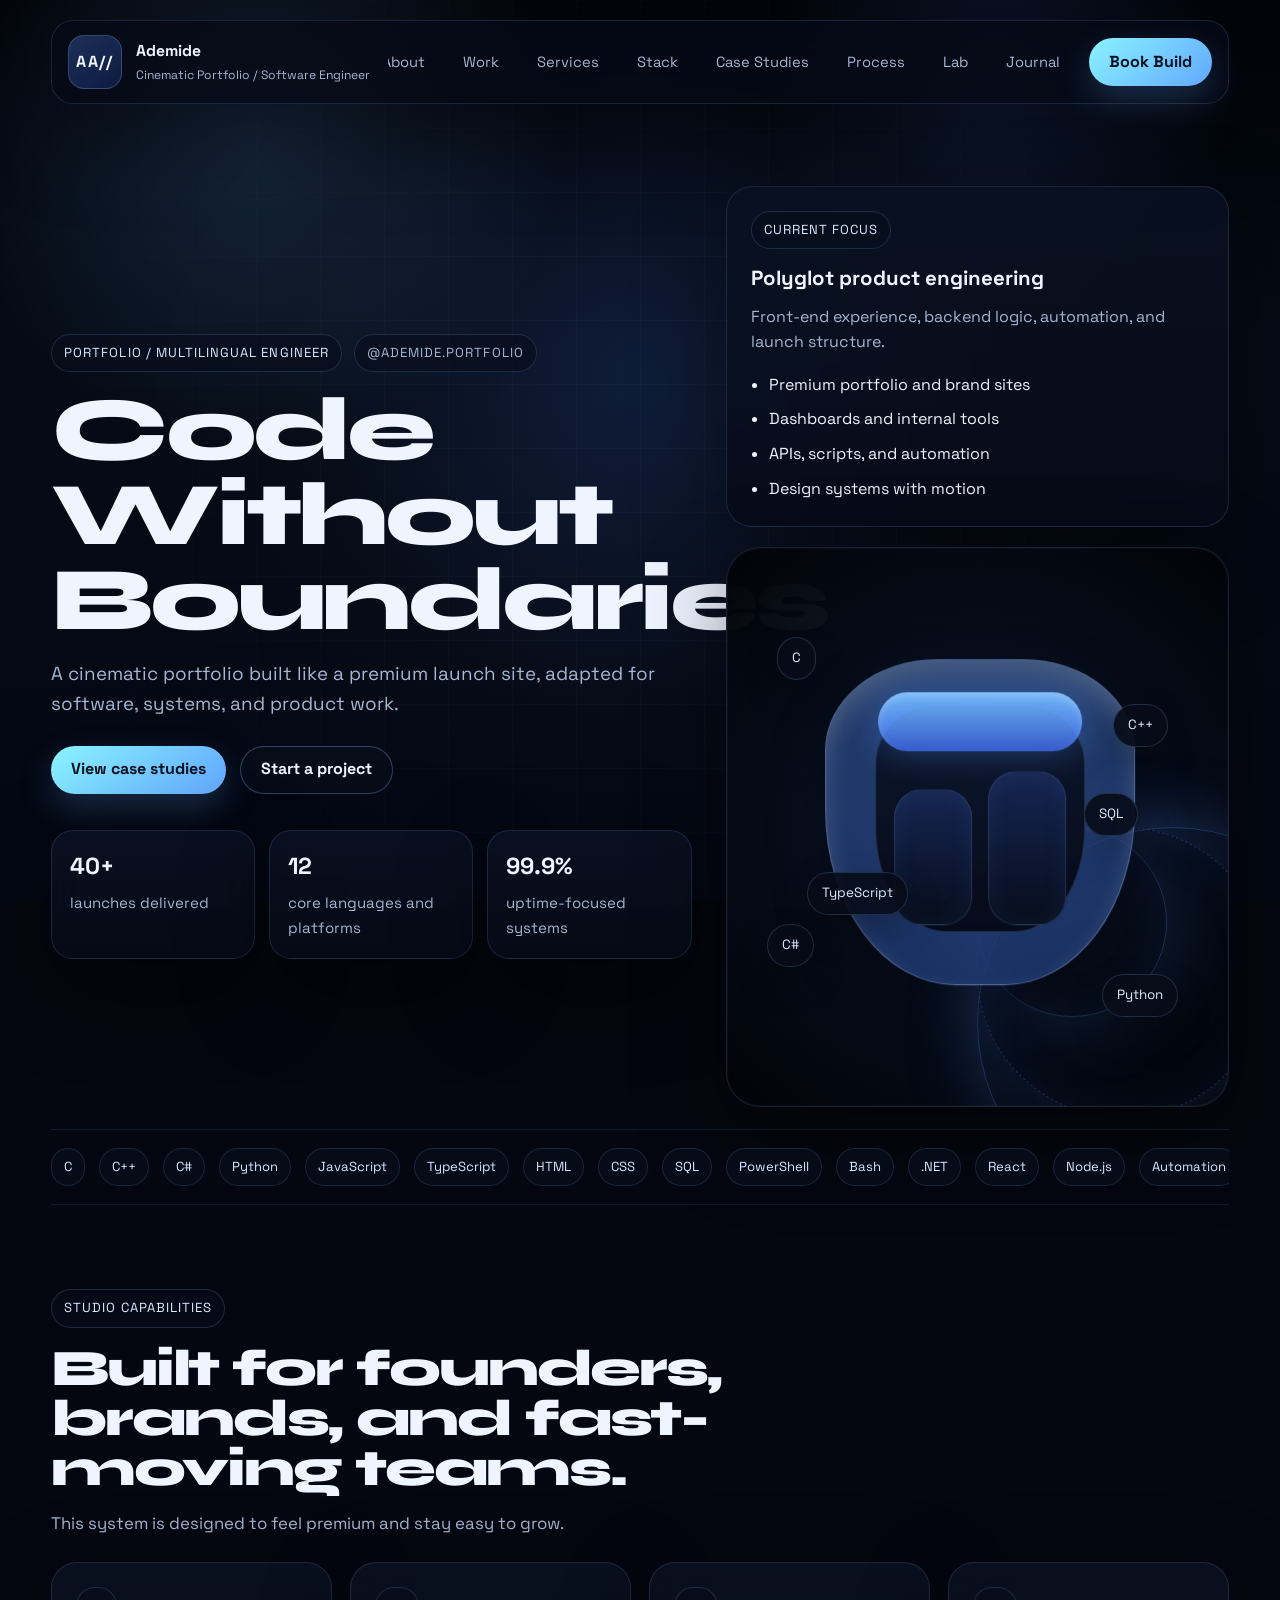
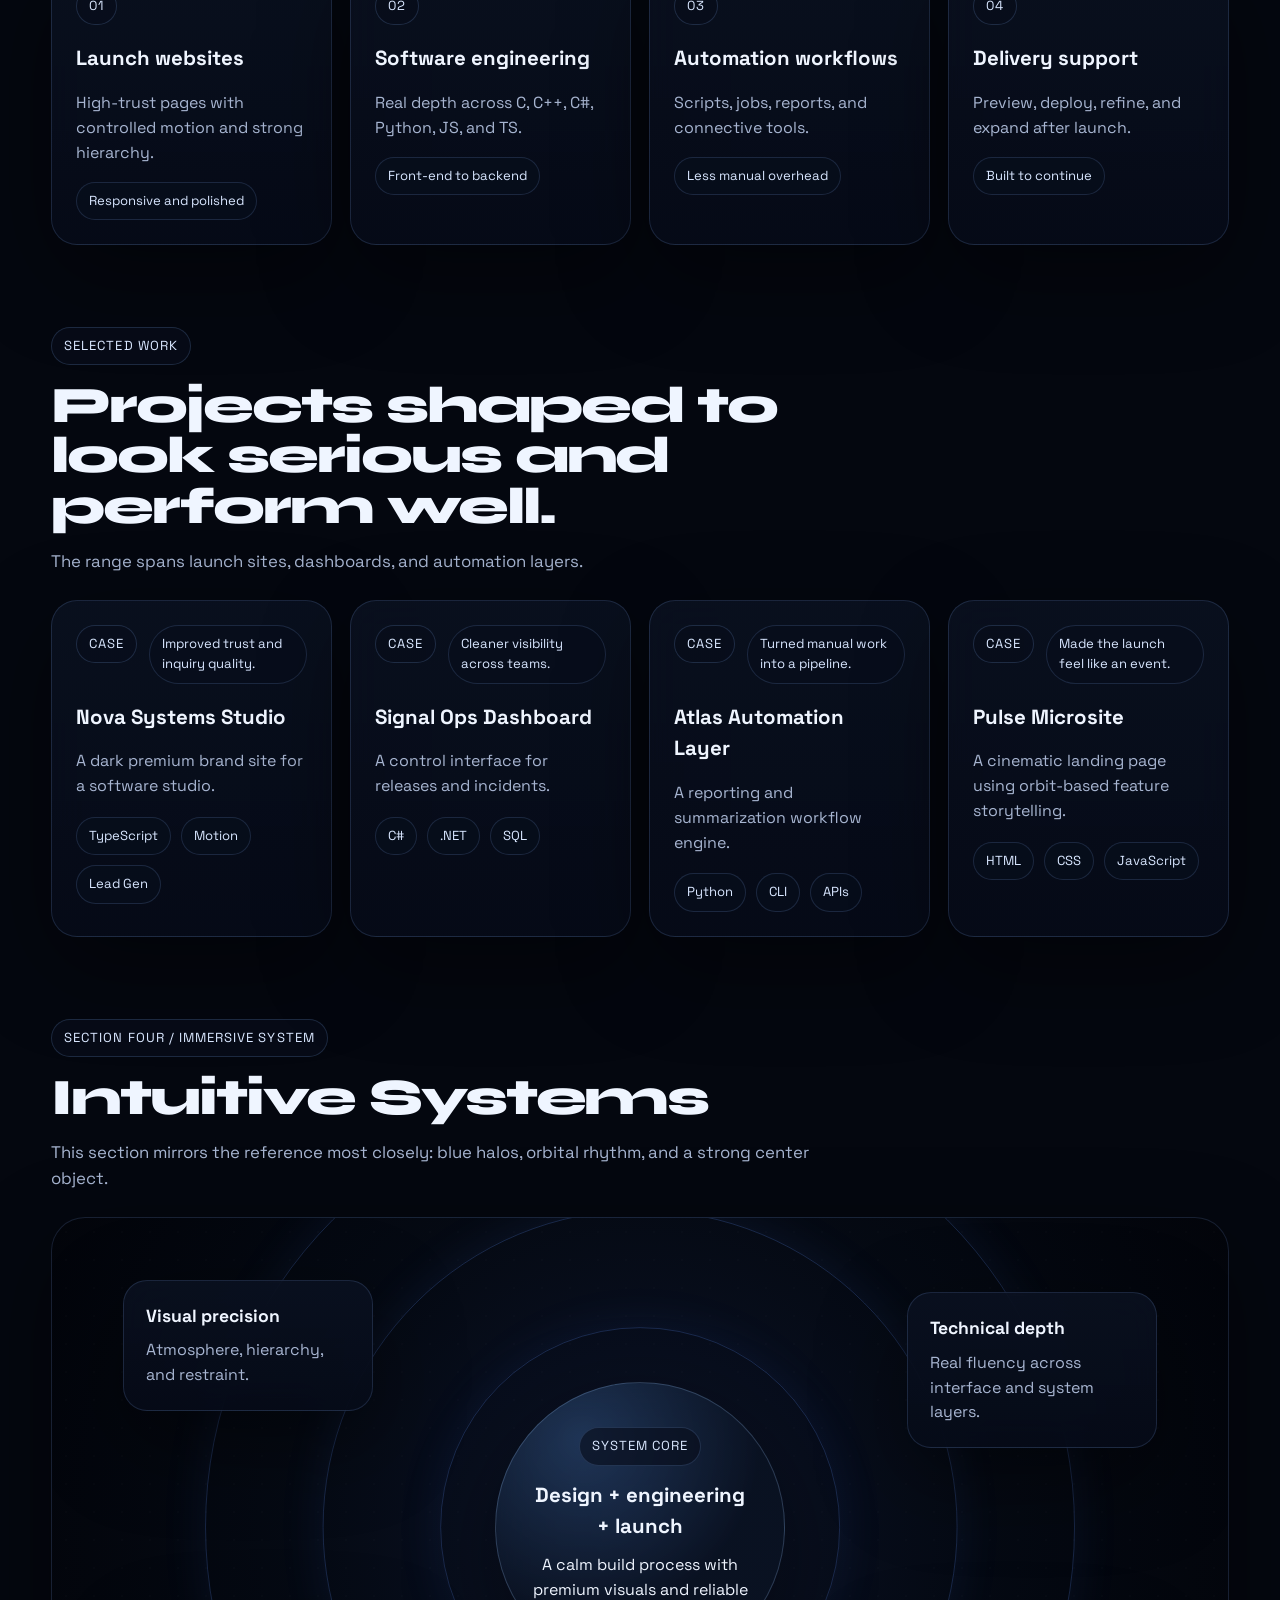
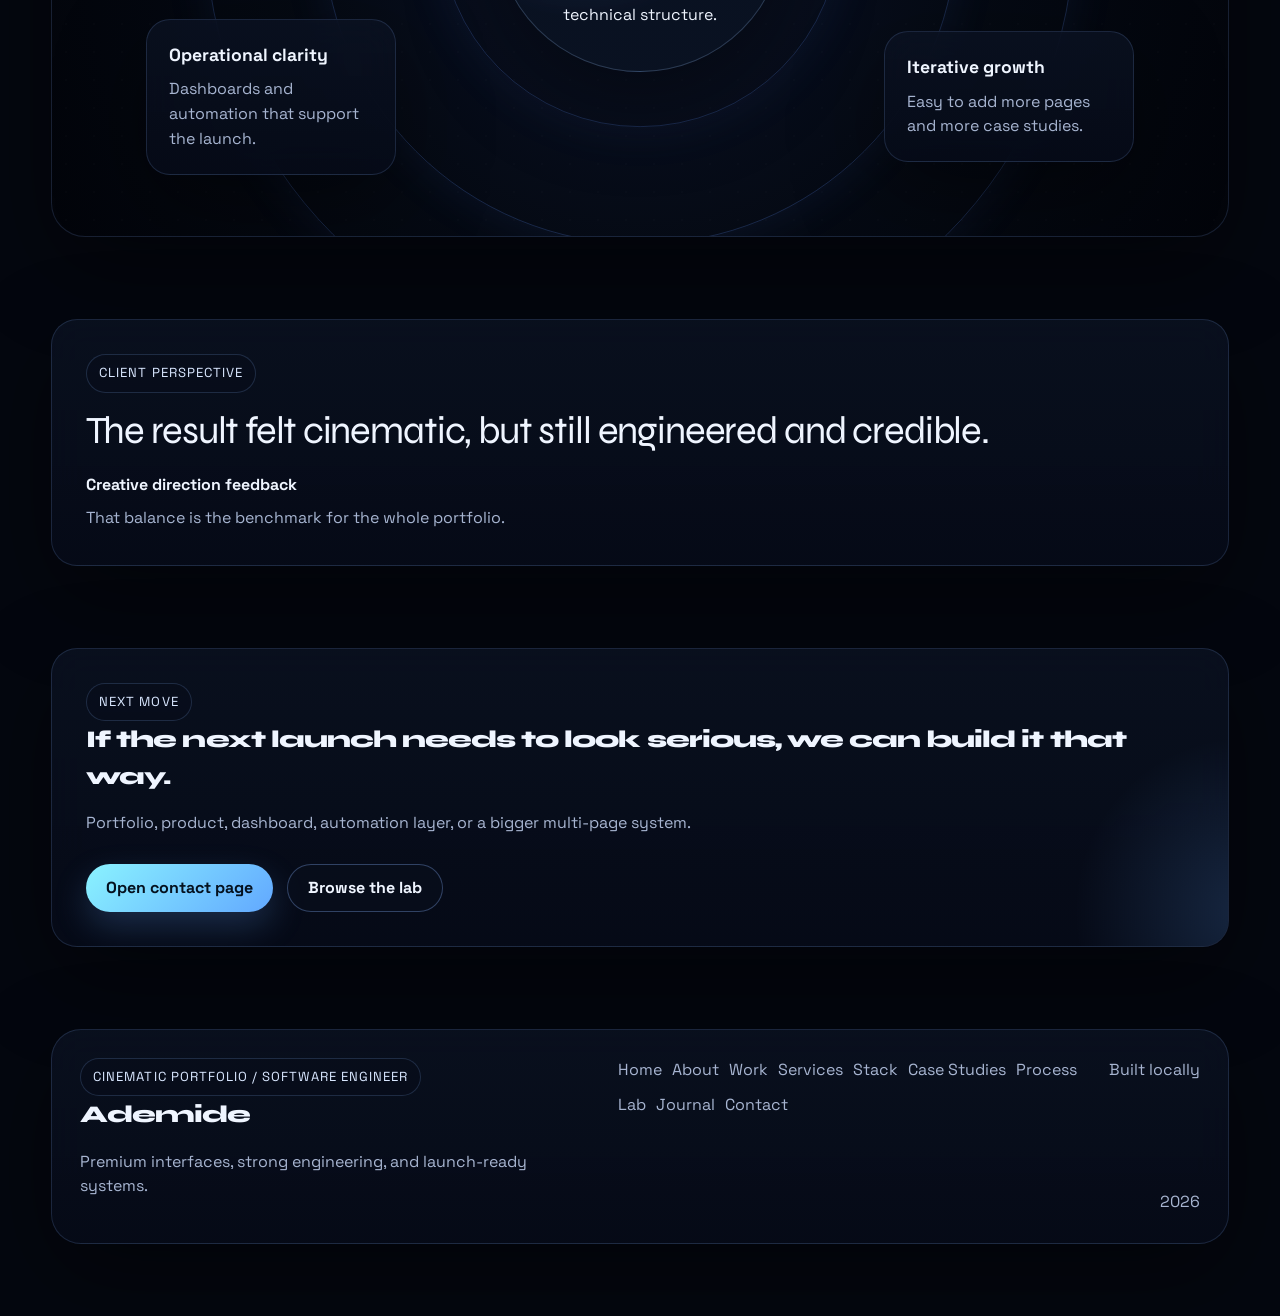
<file: index.html>
<!DOCTYPE html>
<html lang="en">
<head>
  <meta charset="UTF-8">
  <meta name="viewport" content="width=device-width, initial-scale=1.0">
  <title>Ademide | Cinematic Portfolio</title>
  <meta name="description" content="A cinematic multi-page portfolio for a multilingual software engineer.">
  <link rel="preconnect" href="https://fonts.googleapis.com">
  <link rel="preconnect" href="https://fonts.gstatic.com" crossorigin>
  <link href="https://fonts.googleapis.com/css2?family=Space+Grotesk:wght@400;500;700&family=Syne:wght@700;800&display=swap" rel="stylesheet">
  <link rel="stylesheet" href="assets/css/styles.css">
</head>
<body data-page="index">
  <div class="site-bg" aria-hidden="true"></div>
  <div class="site-shell">
    <header class="site-header" data-shell="header"></header>
    <main id="app"></main>
    <footer class="site-footer" data-shell="footer"></footer>
  </div>
  <script src="assets/js/site-data.js"></script>
  <script src="assets/js/site.js"></script>
</body>
</html>
</file>
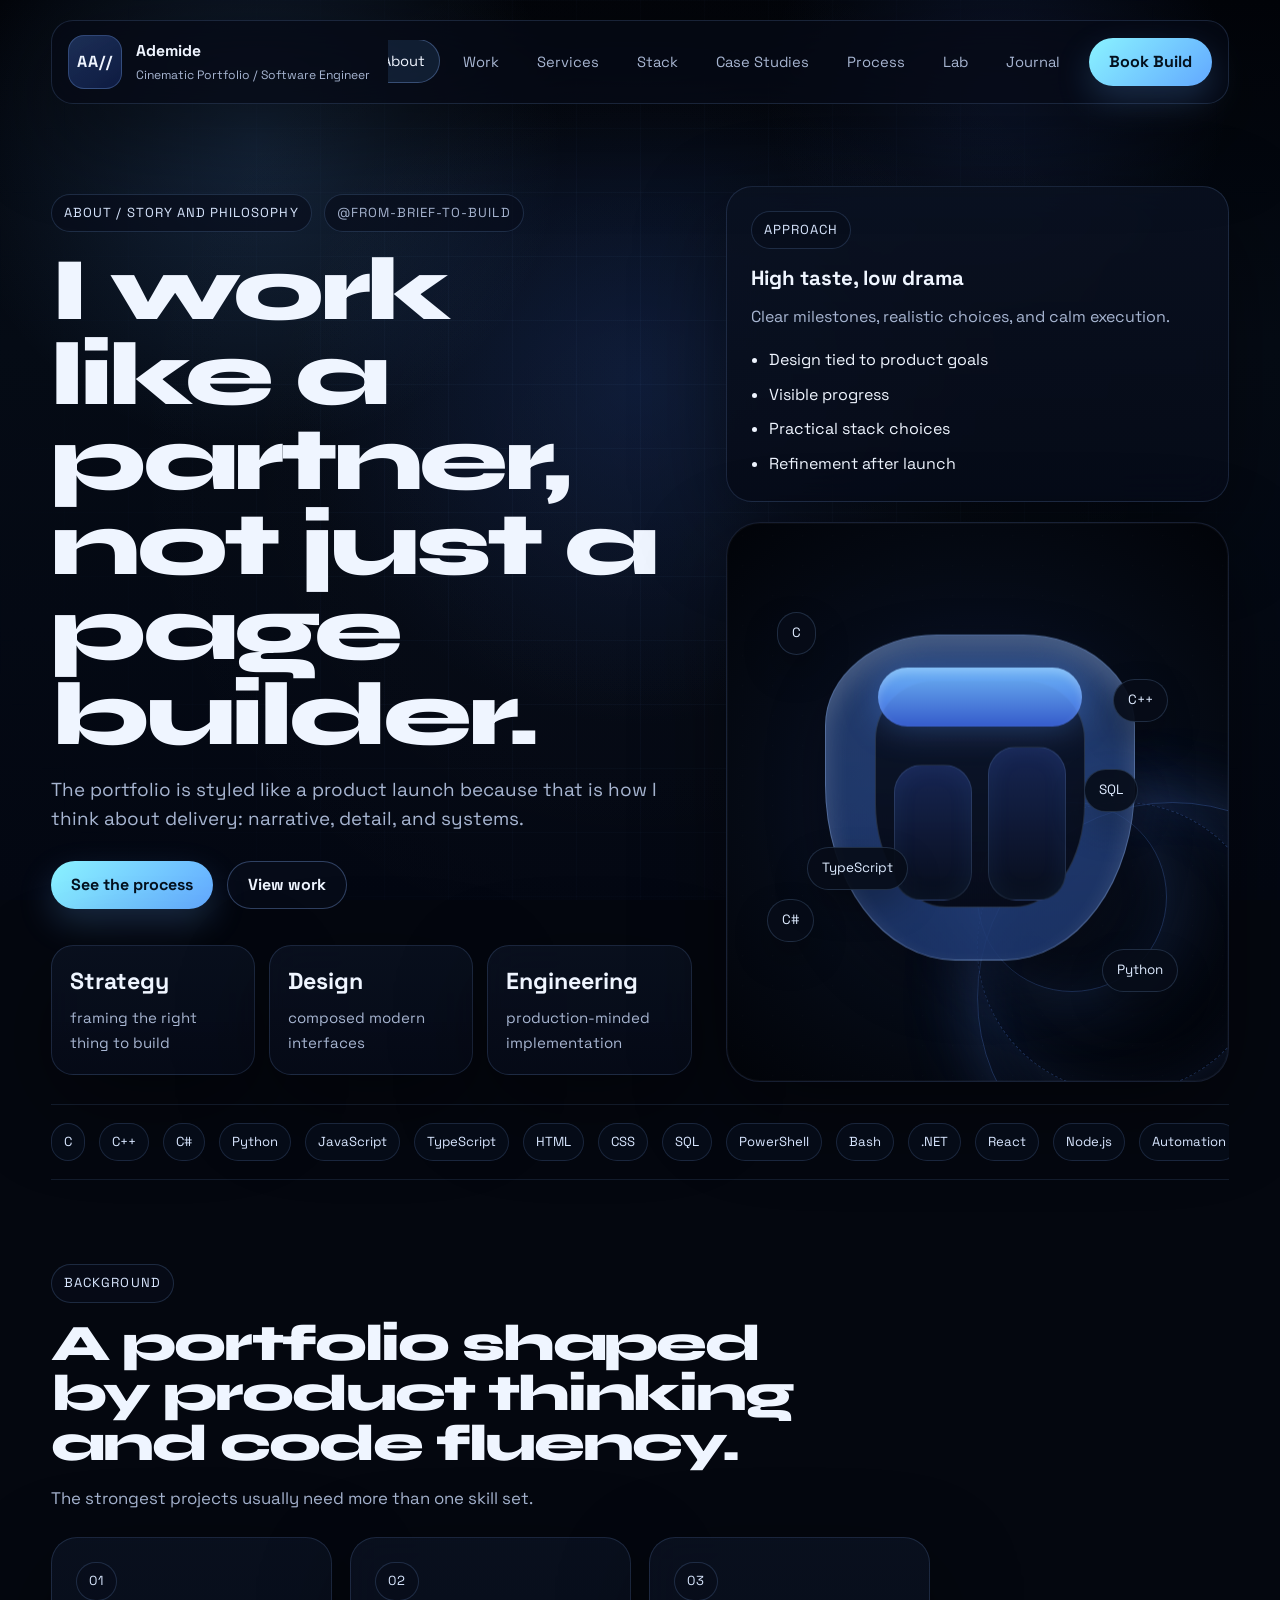
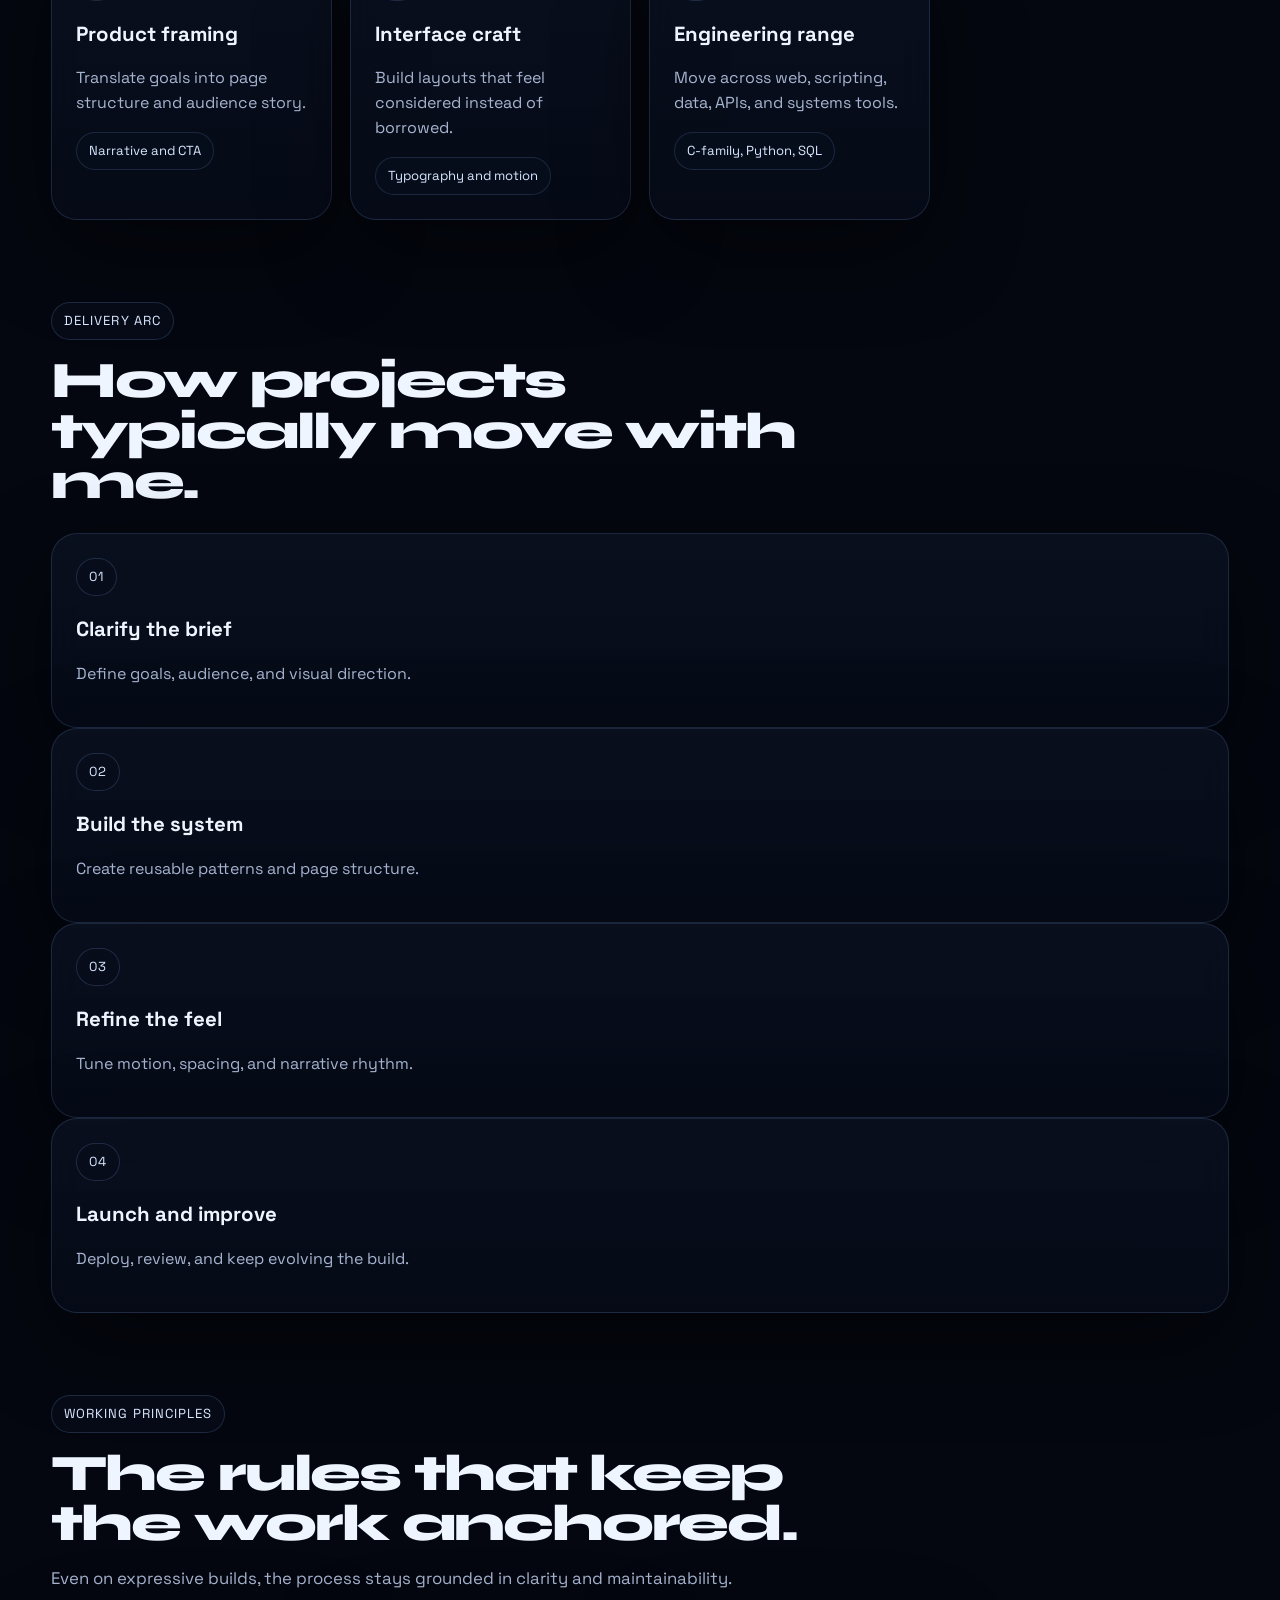
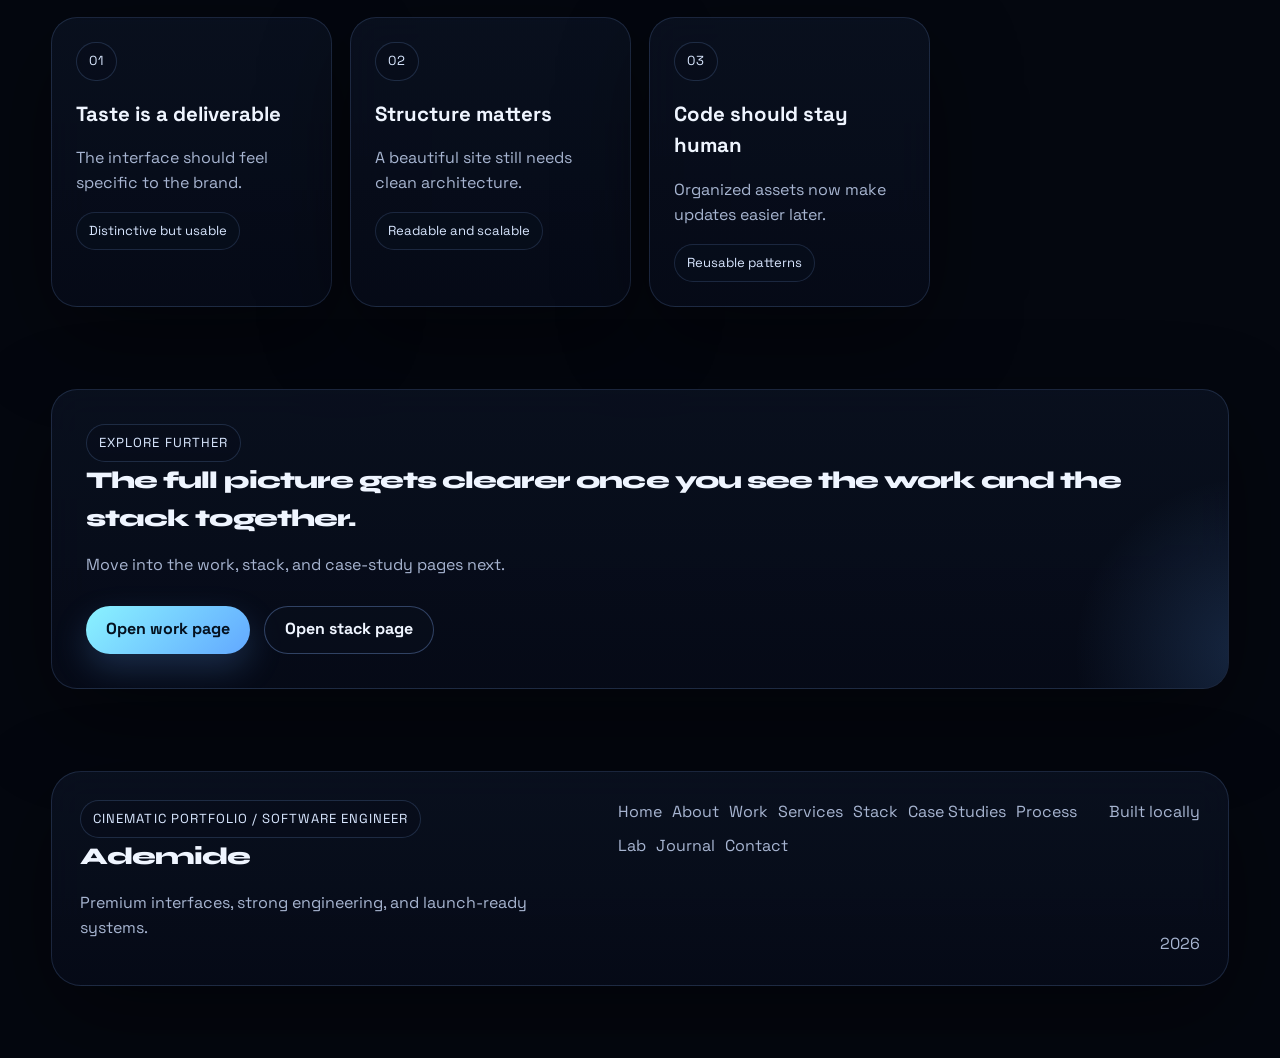
<file: about.html>
<!DOCTYPE html>
<html lang="en">
<head>
  <meta charset="UTF-8">
  <meta name="viewport" content="width=device-width, initial-scale=1.0">
  <title>About | Ademide Portfolio</title>
  <meta name="description" content="About Ademide's cinematic portfolio and delivery approach.">
  <link rel="preconnect" href="https://fonts.googleapis.com">
  <link rel="preconnect" href="https://fonts.gstatic.com" crossorigin>
  <link href="https://fonts.googleapis.com/css2?family=Space+Grotesk:wght@400;500;700&family=Syne:wght@700;800&display=swap" rel="stylesheet">
  <link rel="stylesheet" href="assets/css/styles.css">
</head>
<body data-page="about">
  <div class="site-bg" aria-hidden="true"></div>
  <div class="site-shell">
    <header class="site-header" data-shell="header"></header>
    <main id="app"></main>
    <footer class="site-footer" data-shell="footer"></footer>
  </div>
  <script src="assets/js/site-data.js"></script>
  <script src="assets/js/site.js"></script>
</body>
</html>
</file>
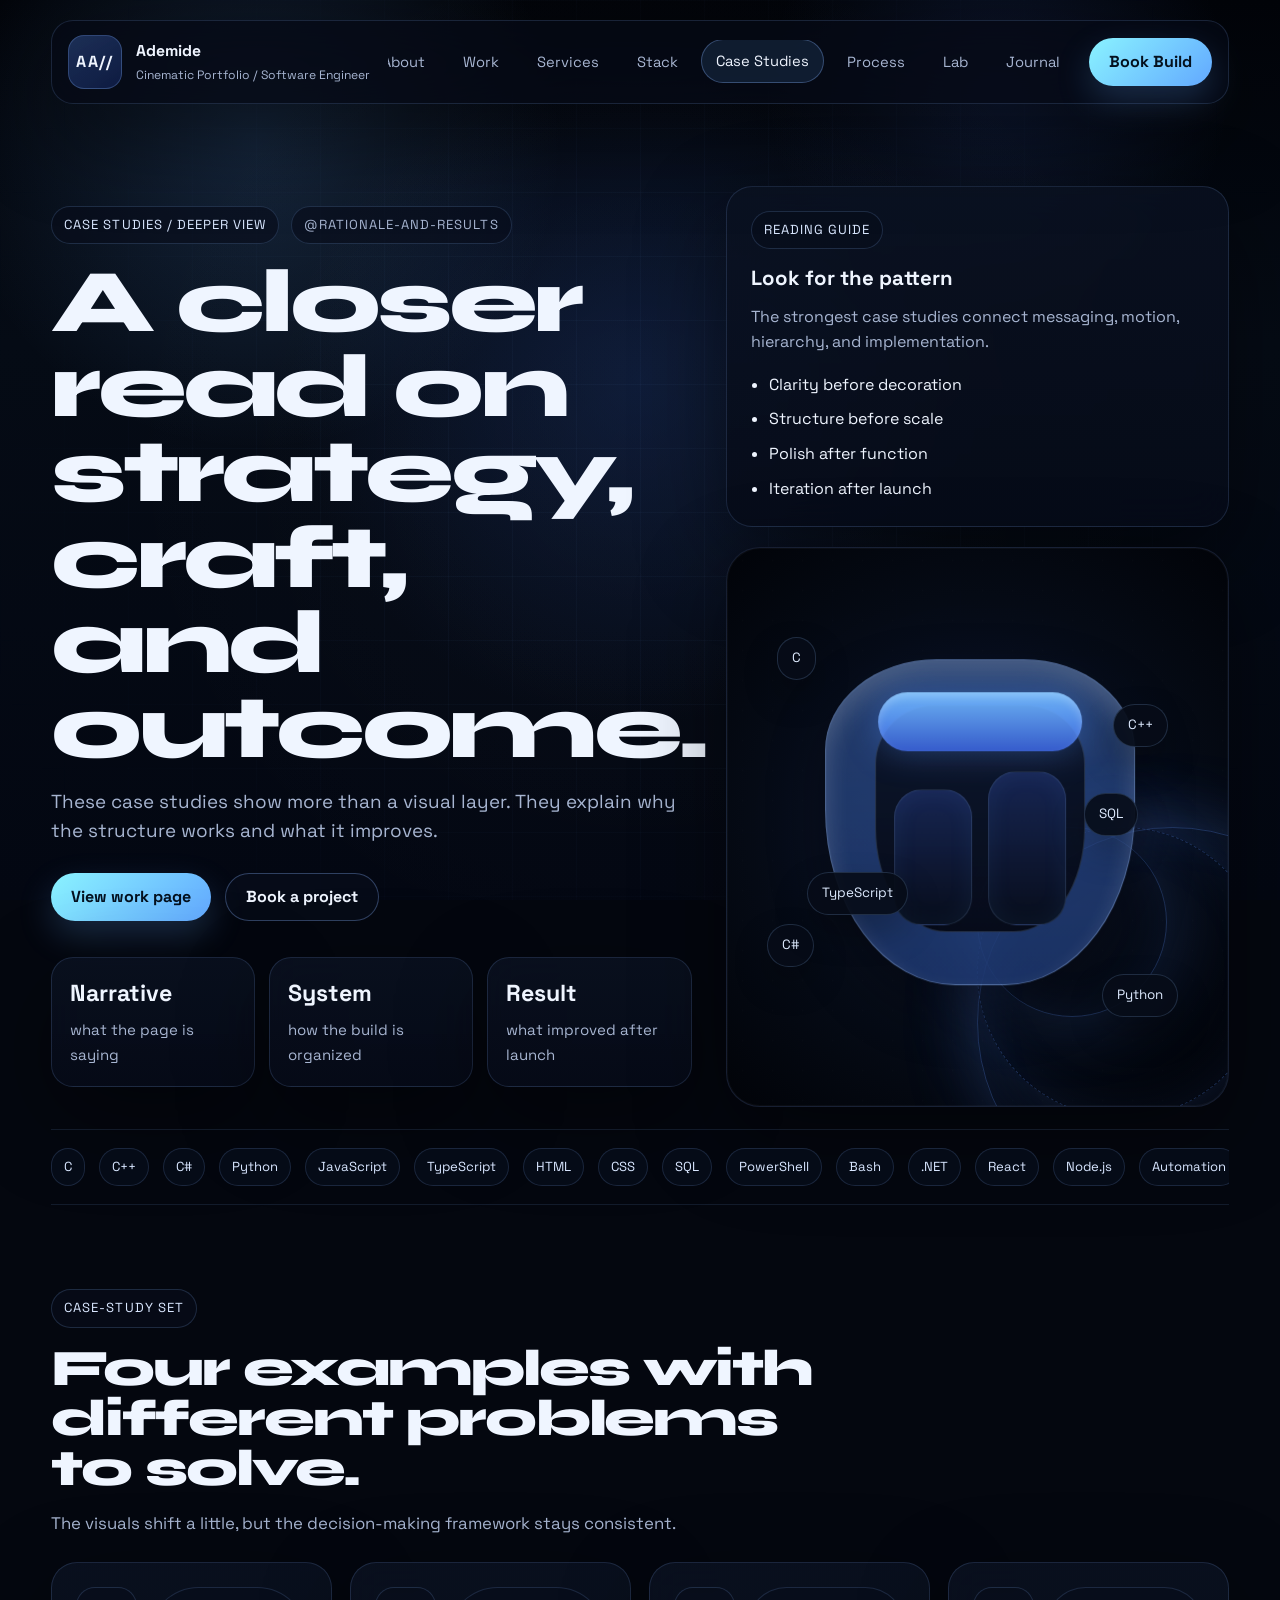
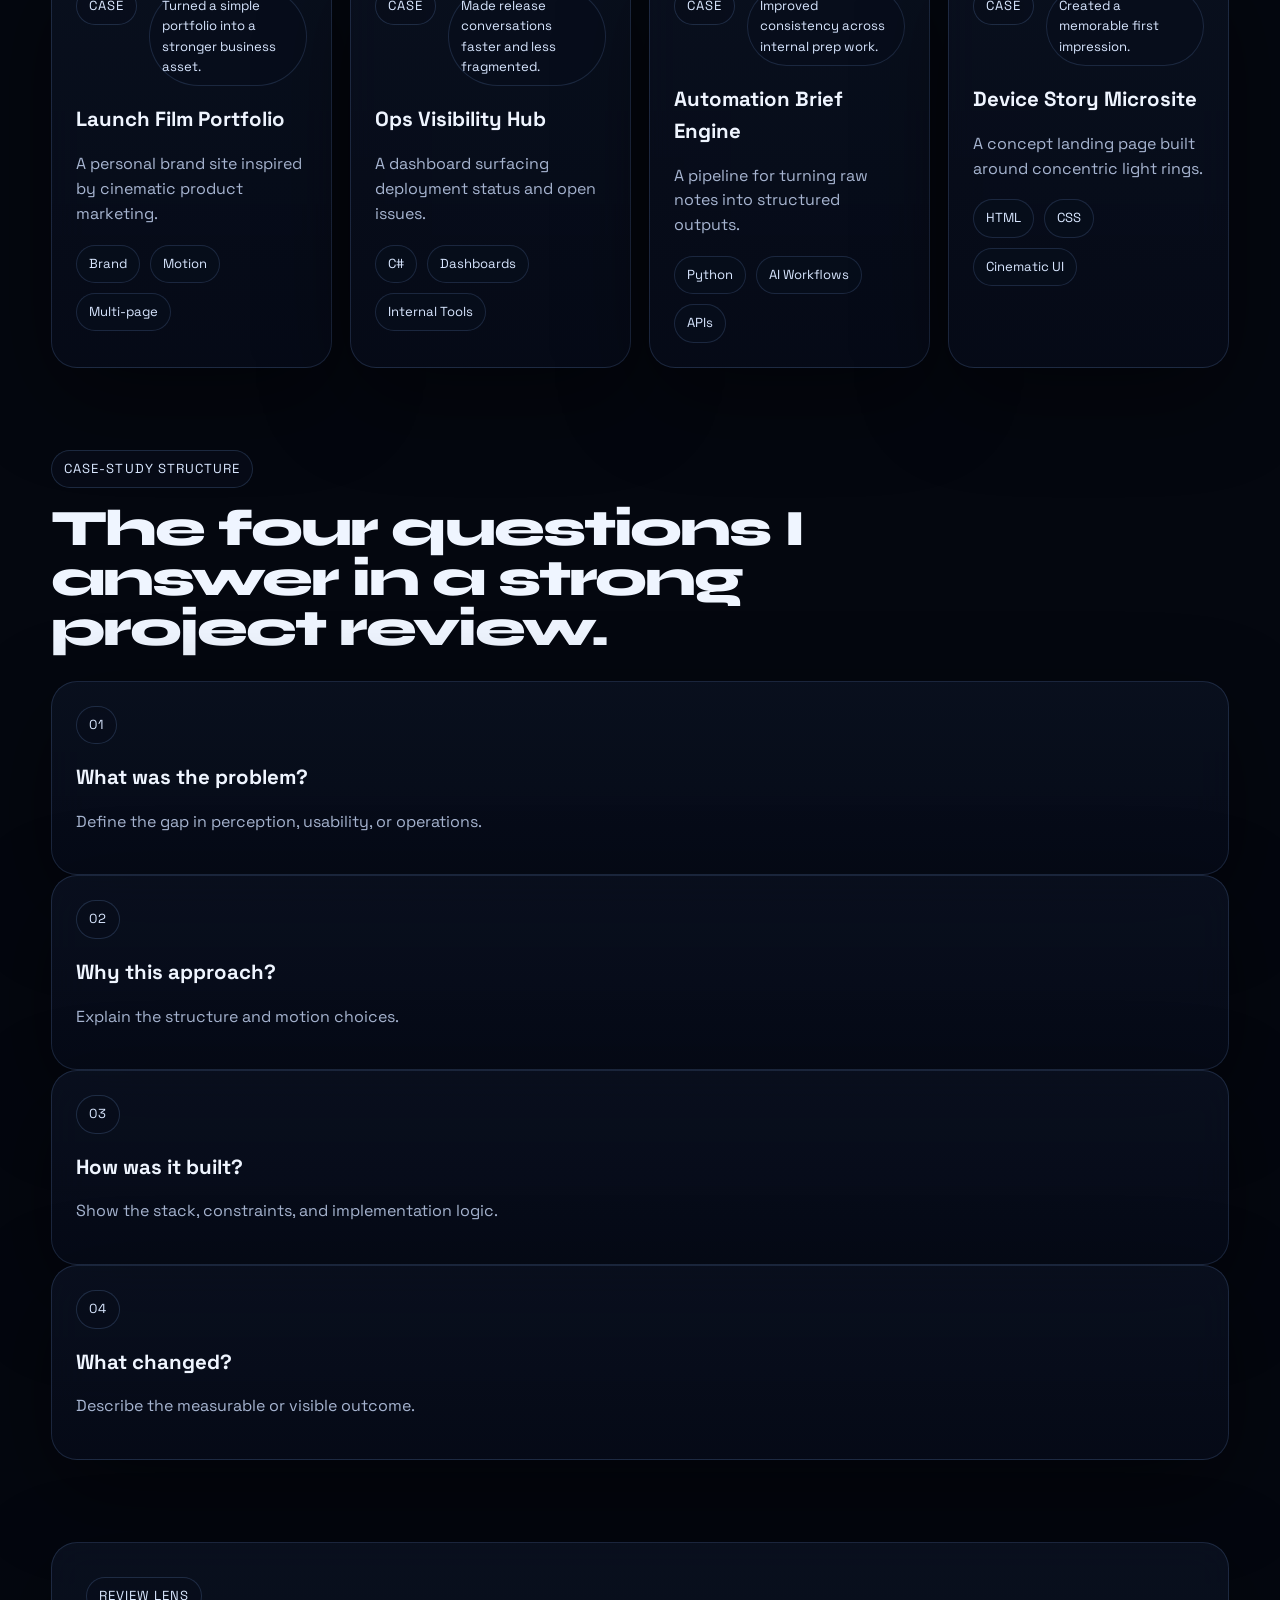
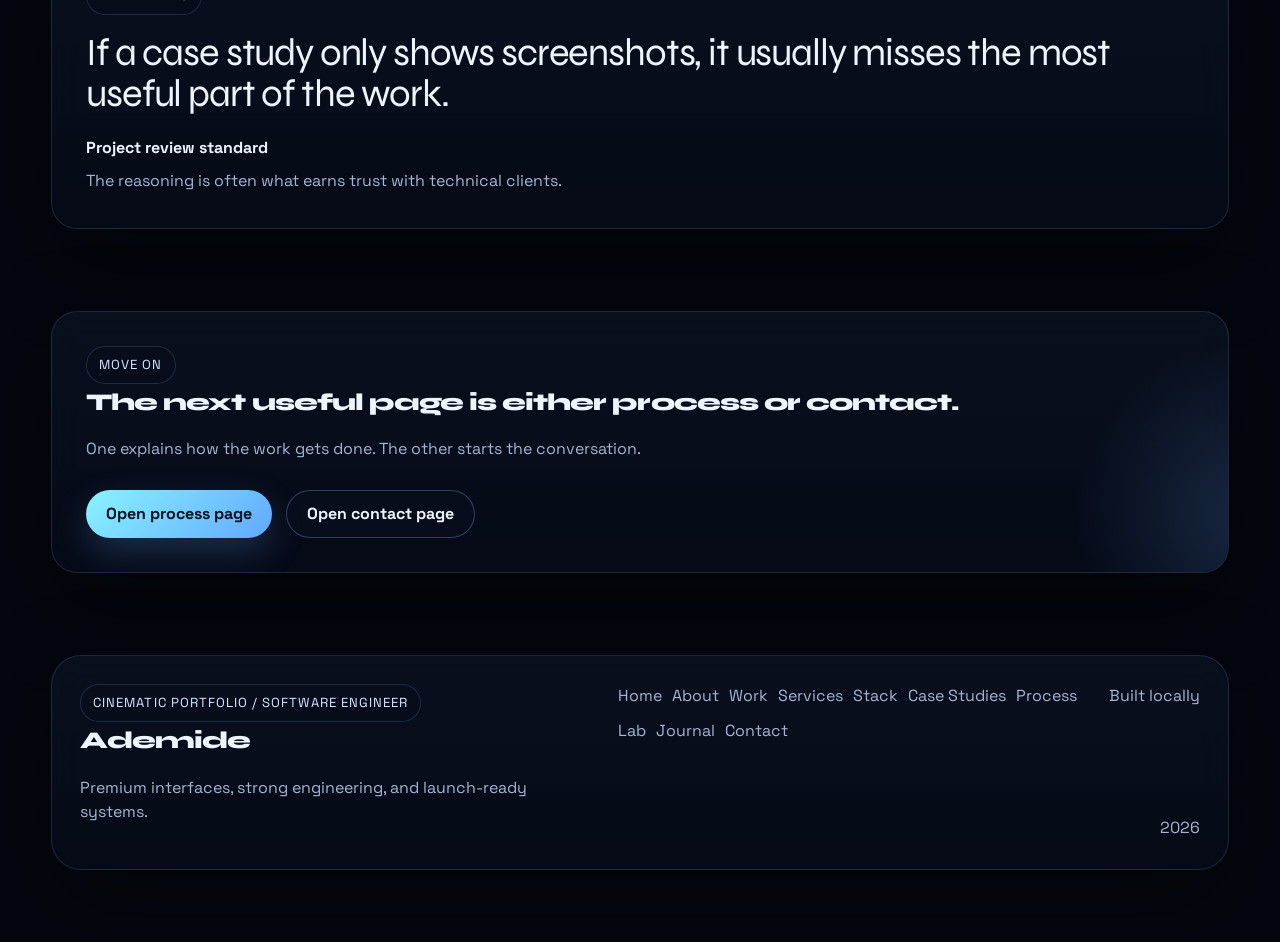
<file: case-studies.html>
<!DOCTYPE html>
<html lang="en">
<head>
  <meta charset="UTF-8">
  <meta name="viewport" content="width=device-width, initial-scale=1.0">
  <title>Case Studies | Ademide Portfolio</title>
  <meta name="description" content="Detailed case studies showing strategy, systems thinking, and launch results.">
  <link rel="preconnect" href="https://fonts.googleapis.com">
  <link rel="preconnect" href="https://fonts.gstatic.com" crossorigin>
  <link href="https://fonts.googleapis.com/css2?family=Space+Grotesk:wght@400;500;700&family=Syne:wght@700;800&display=swap" rel="stylesheet">
  <link rel="stylesheet" href="assets/css/styles.css">
</head>
<body data-page="case-studies">
  <div class="site-bg" aria-hidden="true"></div>
  <div class="site-shell">
    <header class="site-header" data-shell="header"></header>
    <main id="app"></main>
    <footer class="site-footer" data-shell="footer"></footer>
  </div>
  <script src="assets/js/site-data.js"></script>
  <script src="assets/js/site.js"></script>
</body>
</html>
</file>
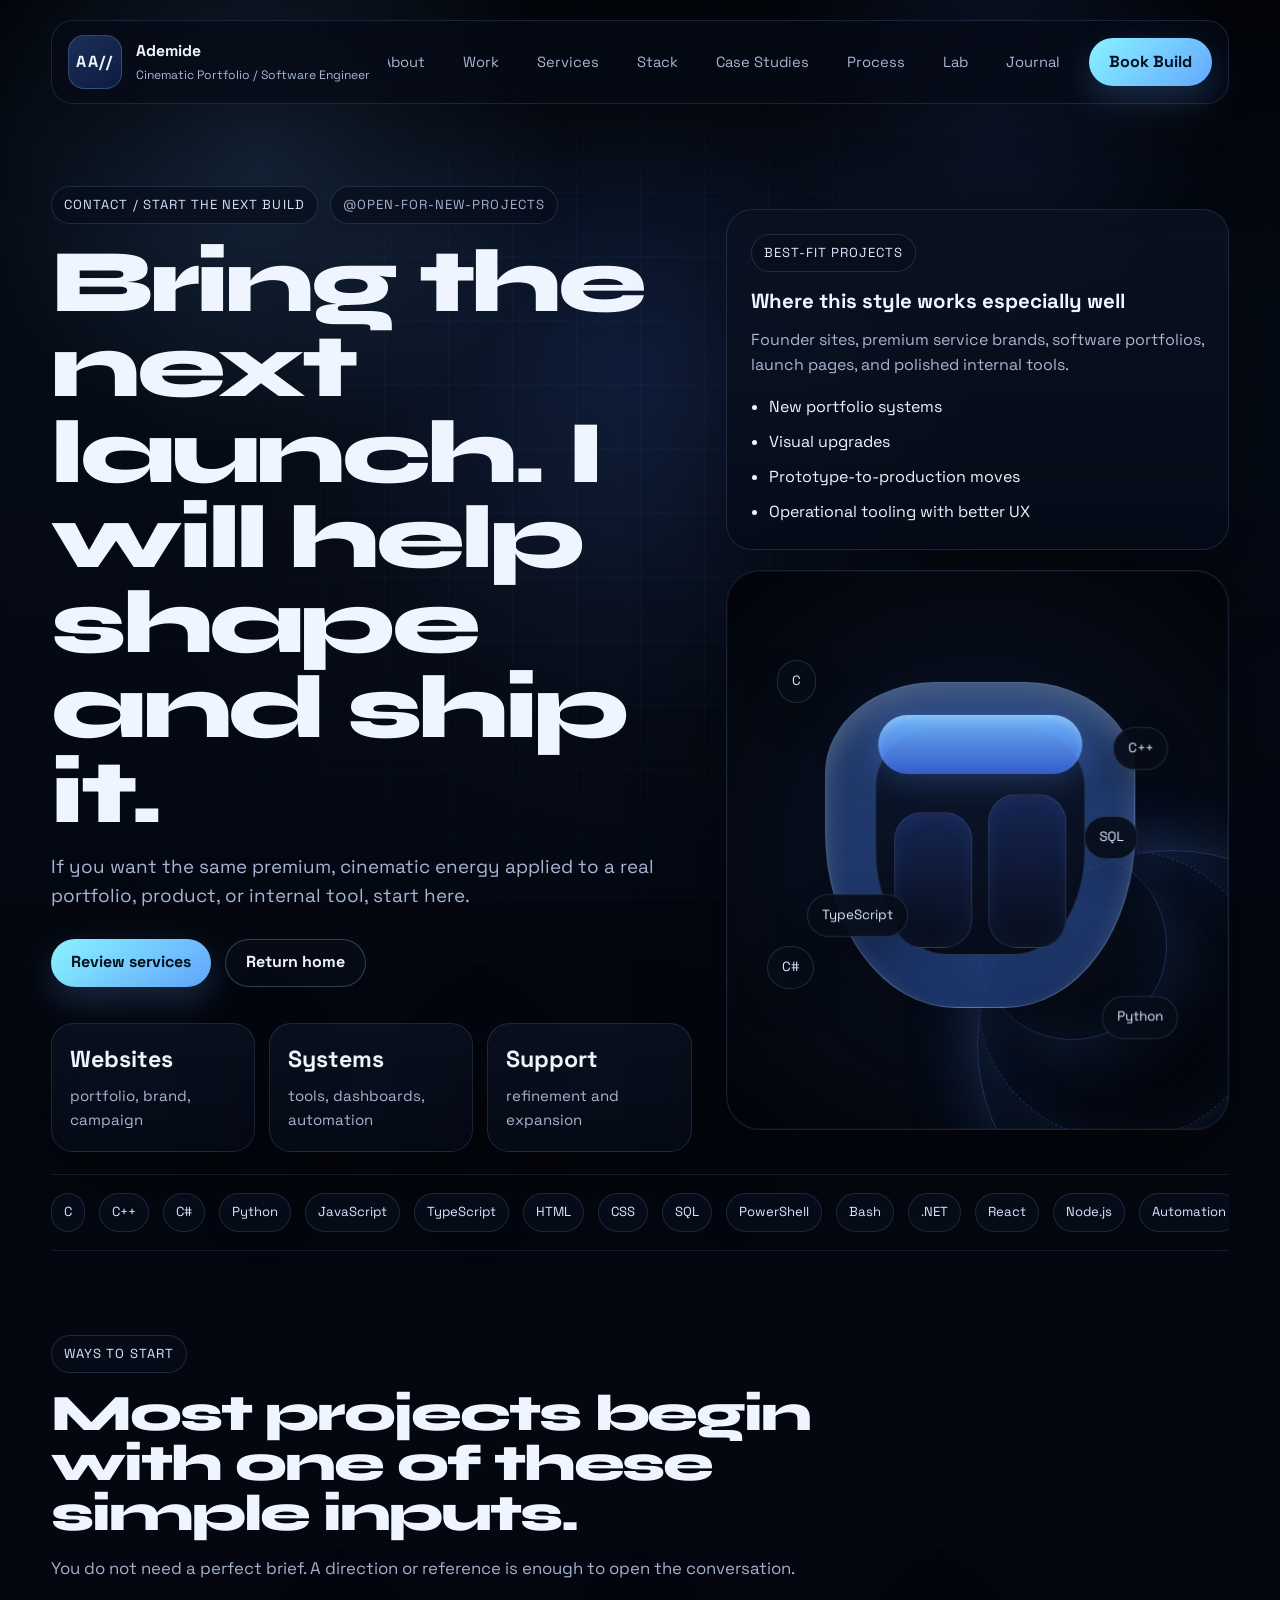
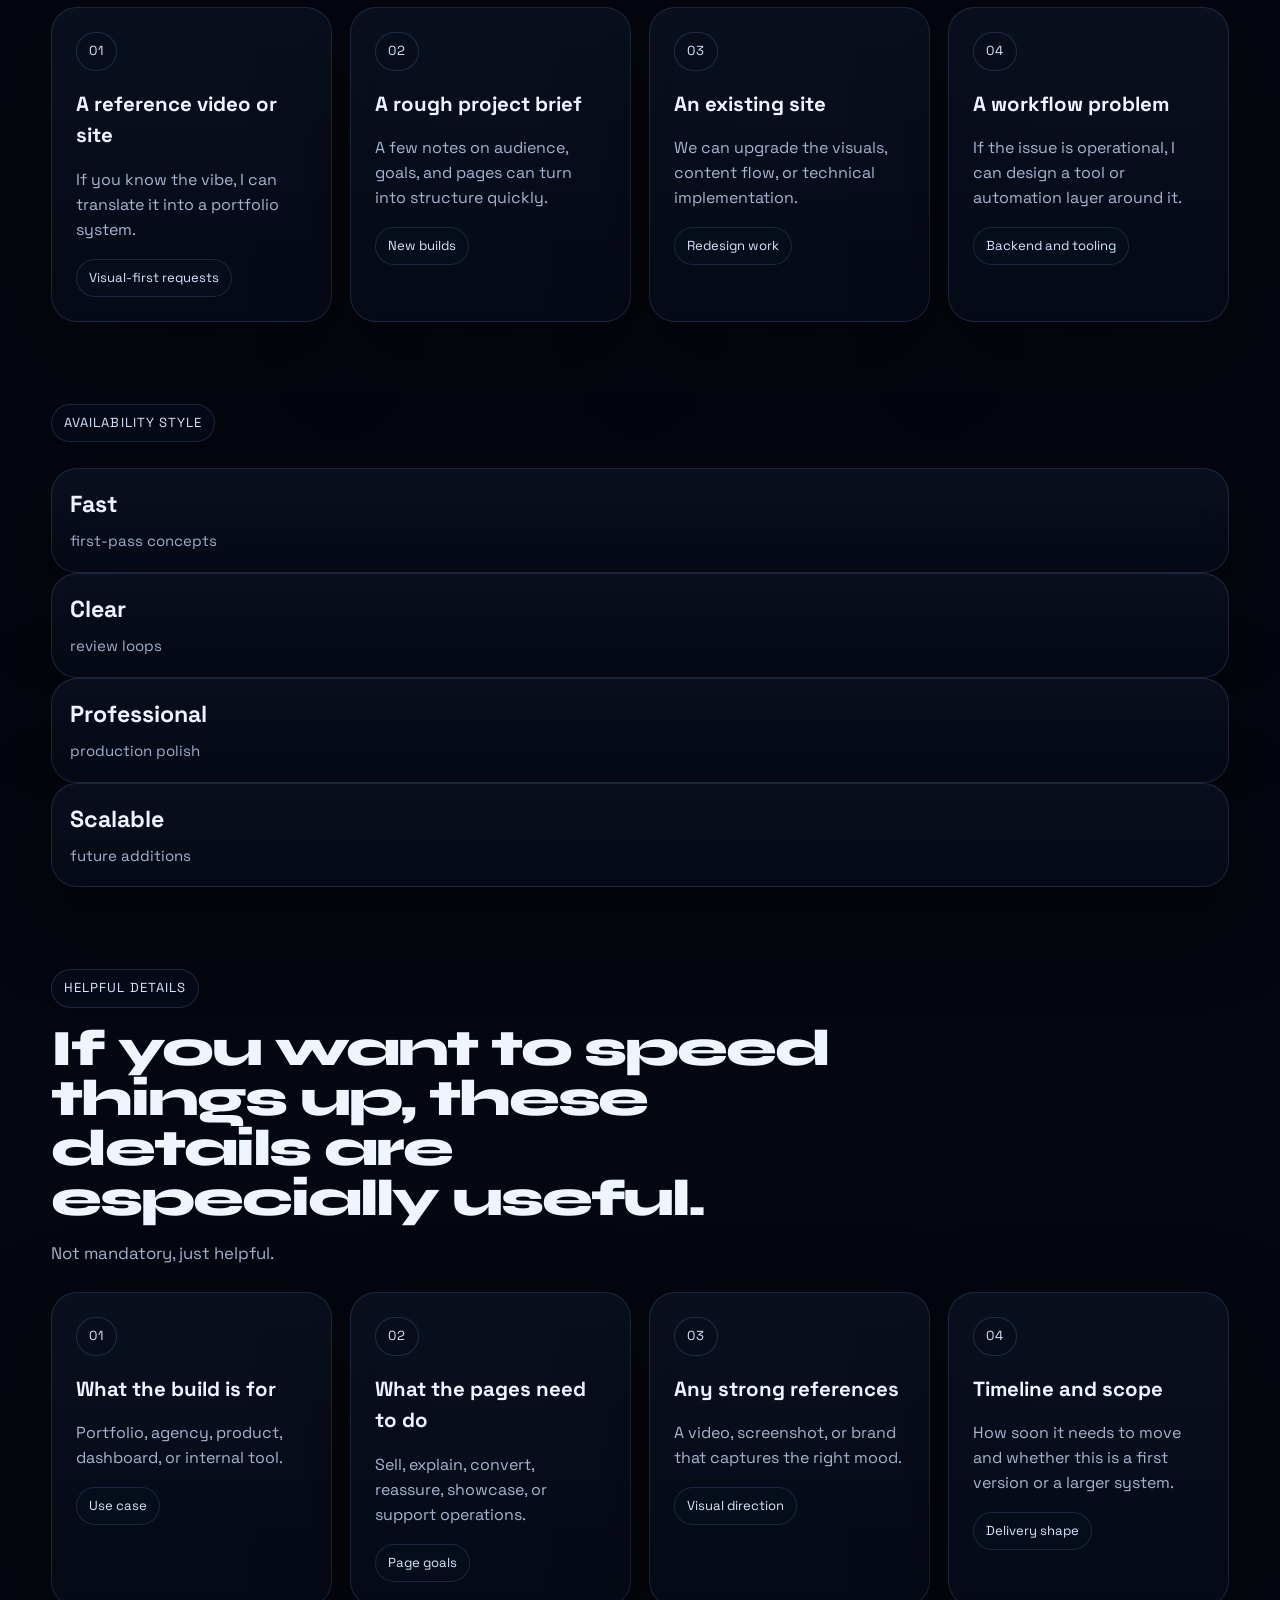
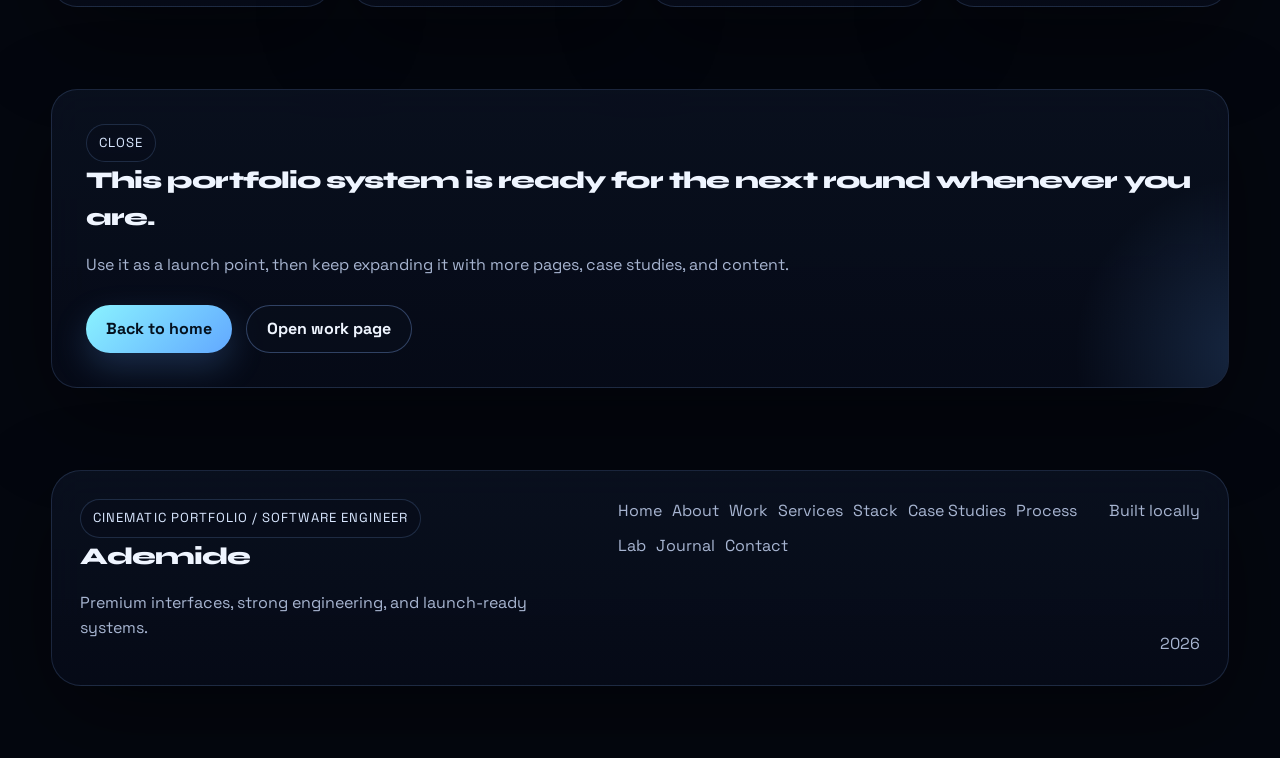
<file: contact.html>
<!DOCTYPE html>
<html lang="en">
<head>
  <meta charset="UTF-8">
  <meta name="viewport" content="width=device-width, initial-scale=1.0">
  <title>Contact | Ademide Portfolio</title>
  <meta name="description" content="Contact page for new projects, partnerships, and consulting work.">
  <link rel="preconnect" href="https://fonts.googleapis.com">
  <link rel="preconnect" href="https://fonts.gstatic.com" crossorigin>
  <link href="https://fonts.googleapis.com/css2?family=Space+Grotesk:wght@400;500;700&family=Syne:wght@700;800&display=swap" rel="stylesheet">
  <link rel="stylesheet" href="assets/css/styles.css">
</head>
<body data-page="contact">
  <div class="site-bg" aria-hidden="true"></div>
  <div class="site-shell">
    <header class="site-header" data-shell="header"></header>
    <main id="app"></main>
    <footer class="site-footer" data-shell="footer"></footer>
  </div>
  <script src="assets/js/site-data.js"></script>
  <script src="assets/js/site.js"></script>
</body>
</html>
</file>
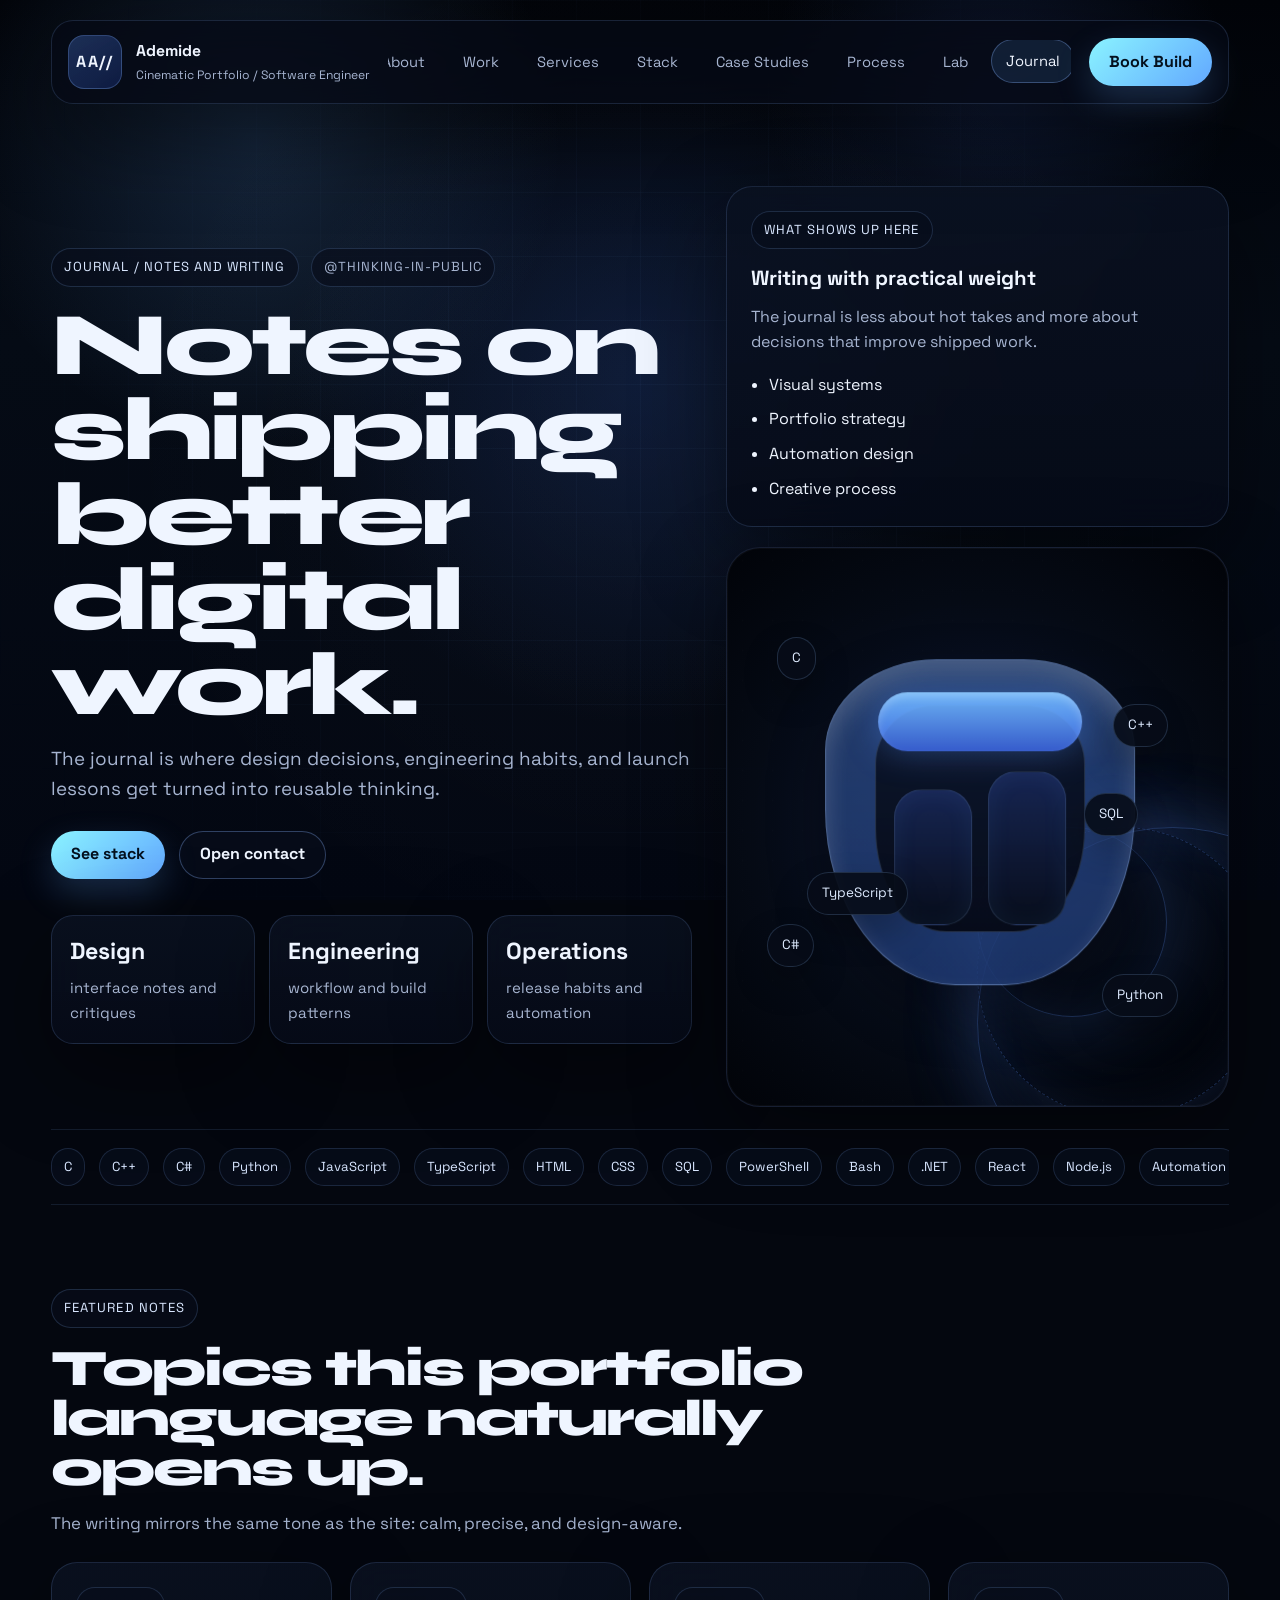
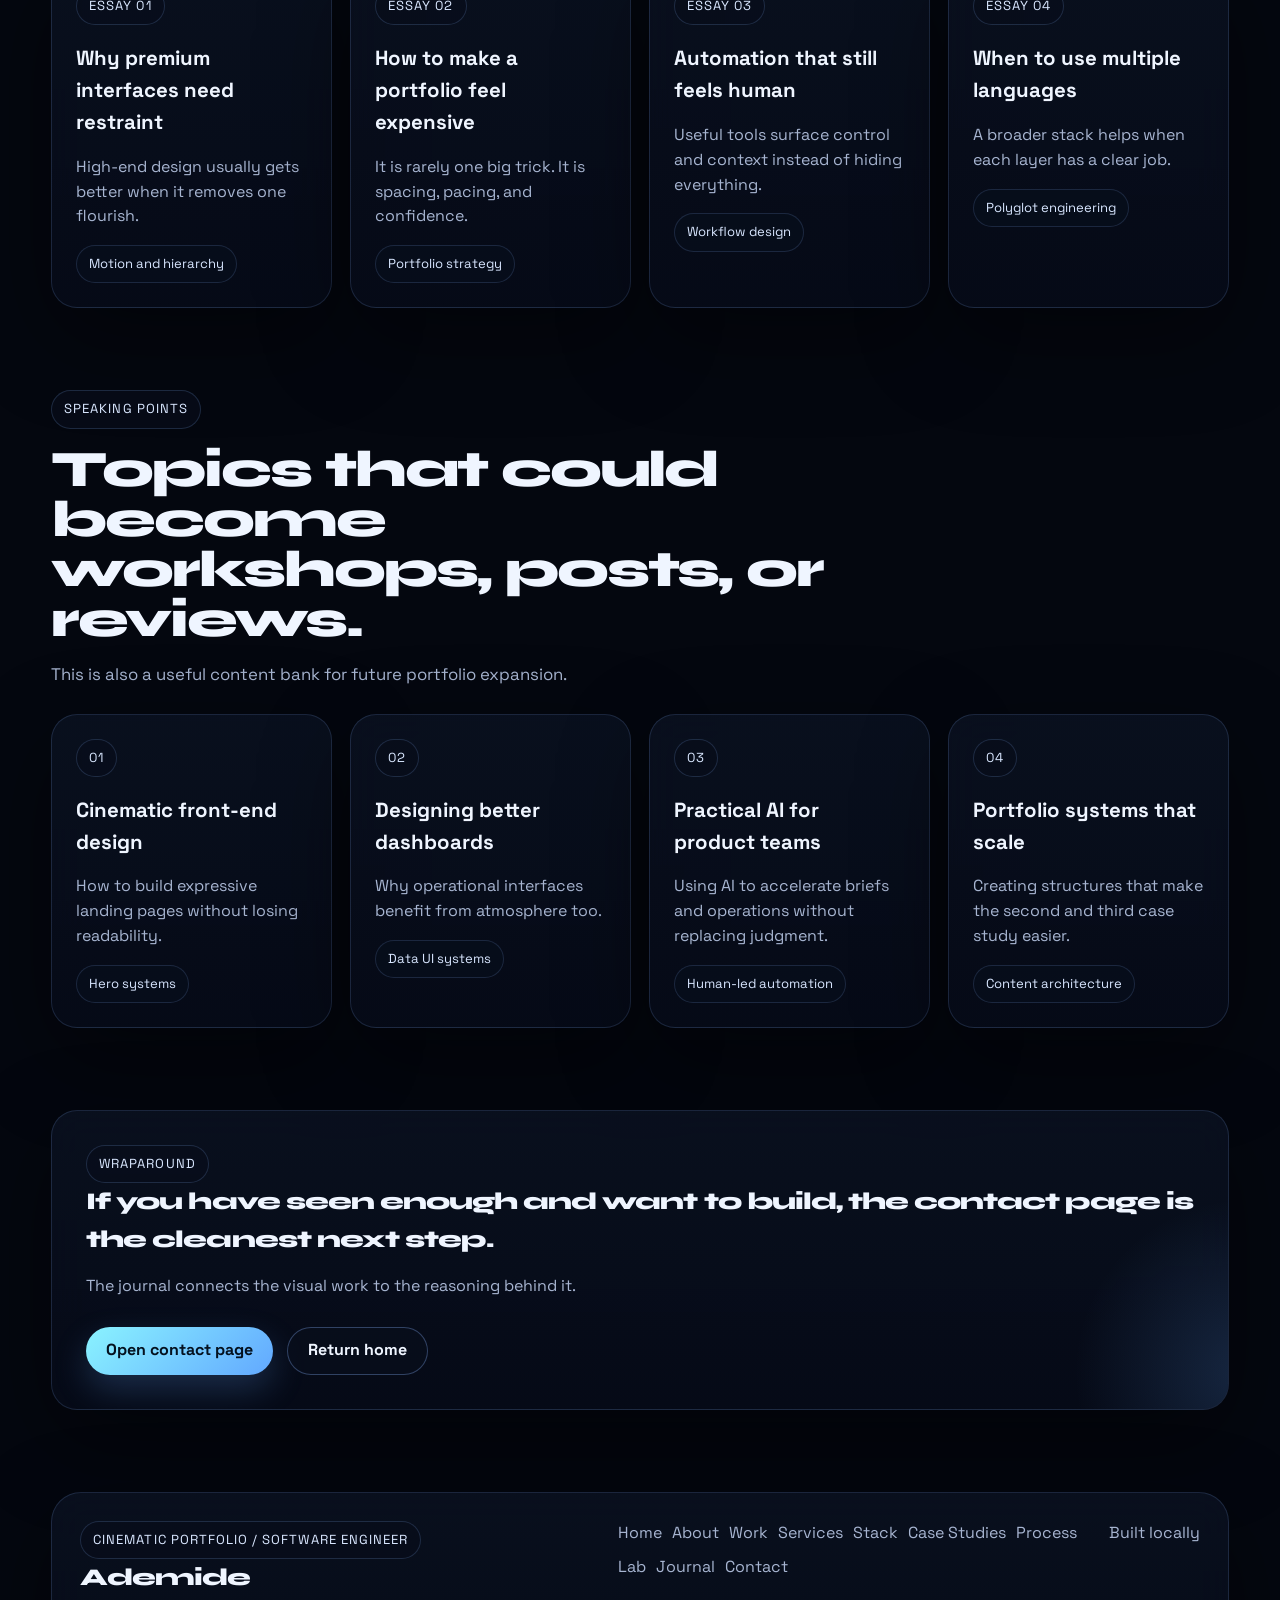
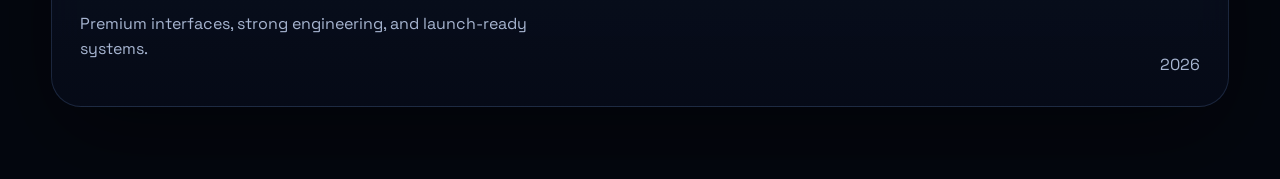
<file: journal.html>
<!DOCTYPE html>
<html lang="en">
<head>
  <meta charset="UTF-8">
  <meta name="viewport" content="width=device-width, initial-scale=1.0">
  <title>Journal | Ademide Portfolio</title>
  <meta name="description" content="Writing and notes on product design, engineering, automation, and launch craft.">
  <link rel="preconnect" href="https://fonts.googleapis.com">
  <link rel="preconnect" href="https://fonts.gstatic.com" crossorigin>
  <link href="https://fonts.googleapis.com/css2?family=Space+Grotesk:wght@400;500;700&family=Syne:wght@700;800&display=swap" rel="stylesheet">
  <link rel="stylesheet" href="assets/css/styles.css">
</head>
<body data-page="journal">
  <div class="site-bg" aria-hidden="true"></div>
  <div class="site-shell">
    <header class="site-header" data-shell="header"></header>
    <main id="app"></main>
    <footer class="site-footer" data-shell="footer"></footer>
  </div>
  <script src="assets/js/site-data.js"></script>
  <script src="assets/js/site.js"></script>
</body>
</html>
</file>
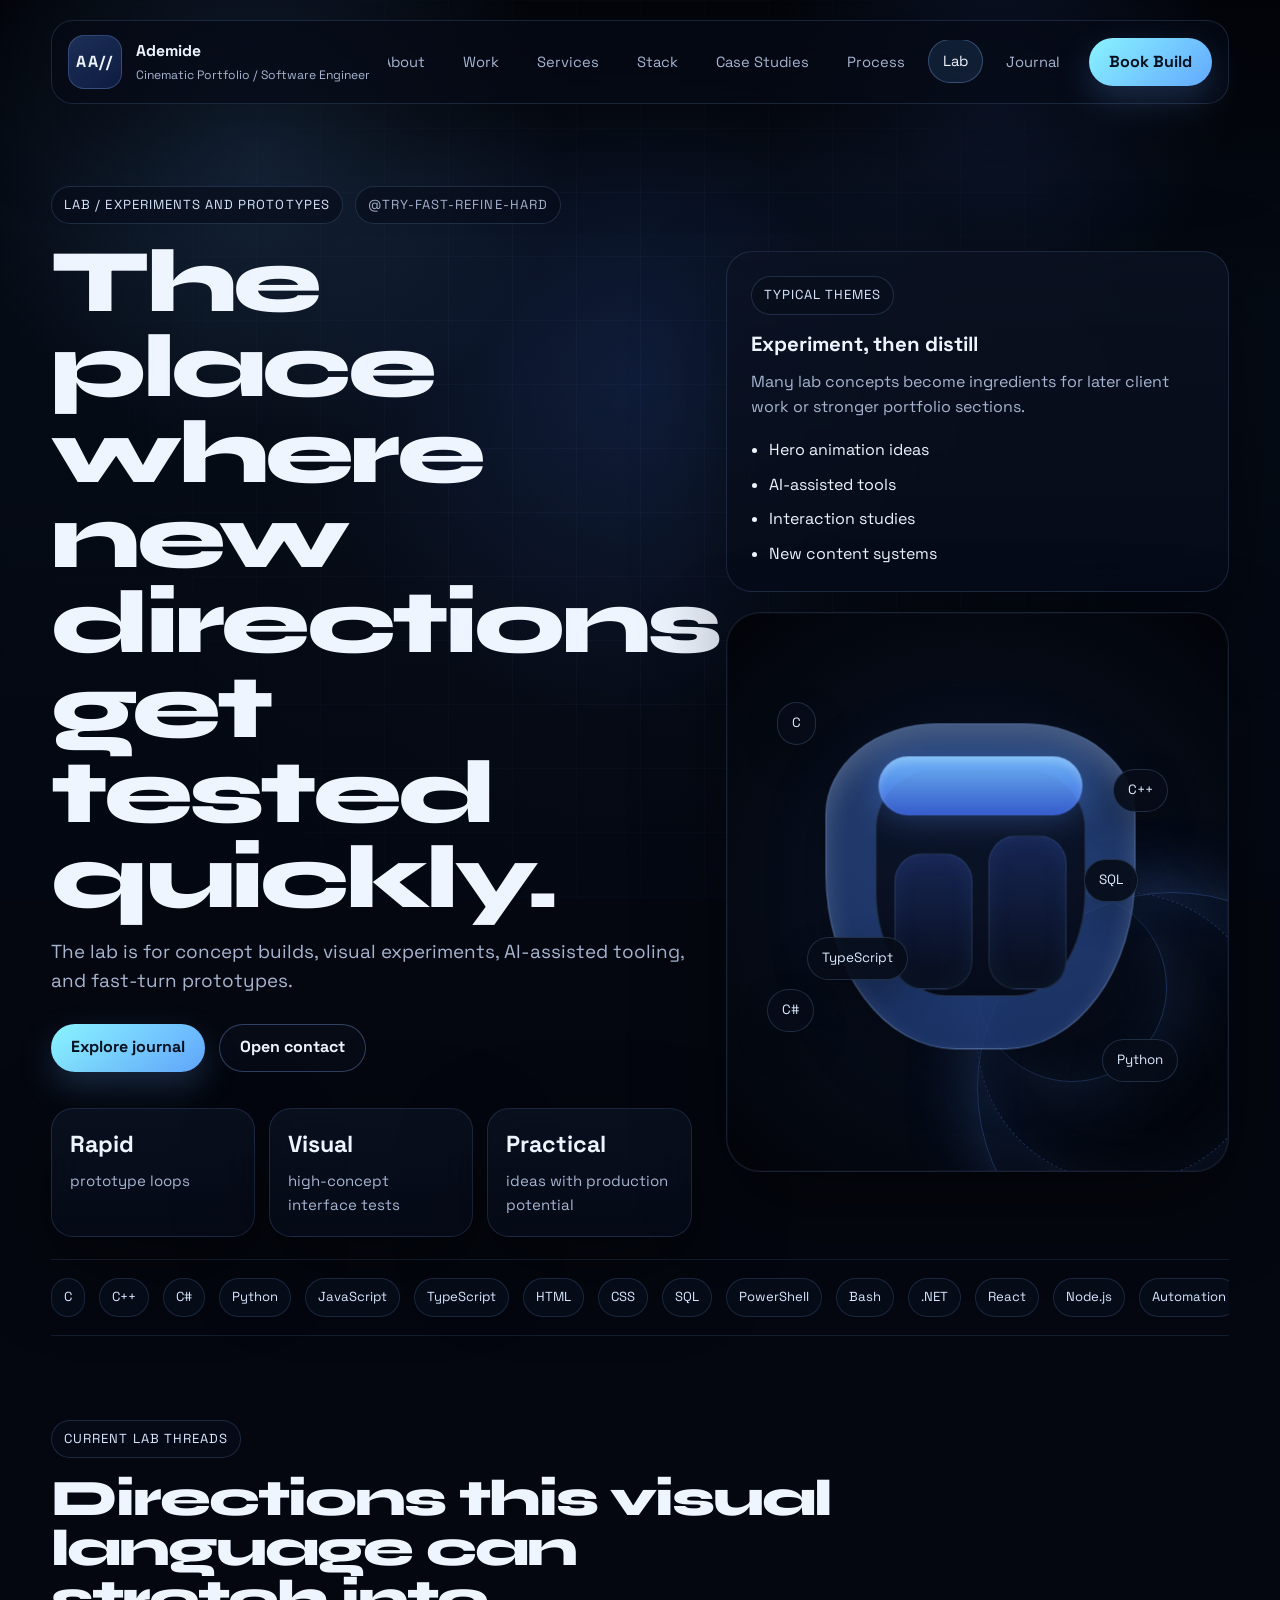
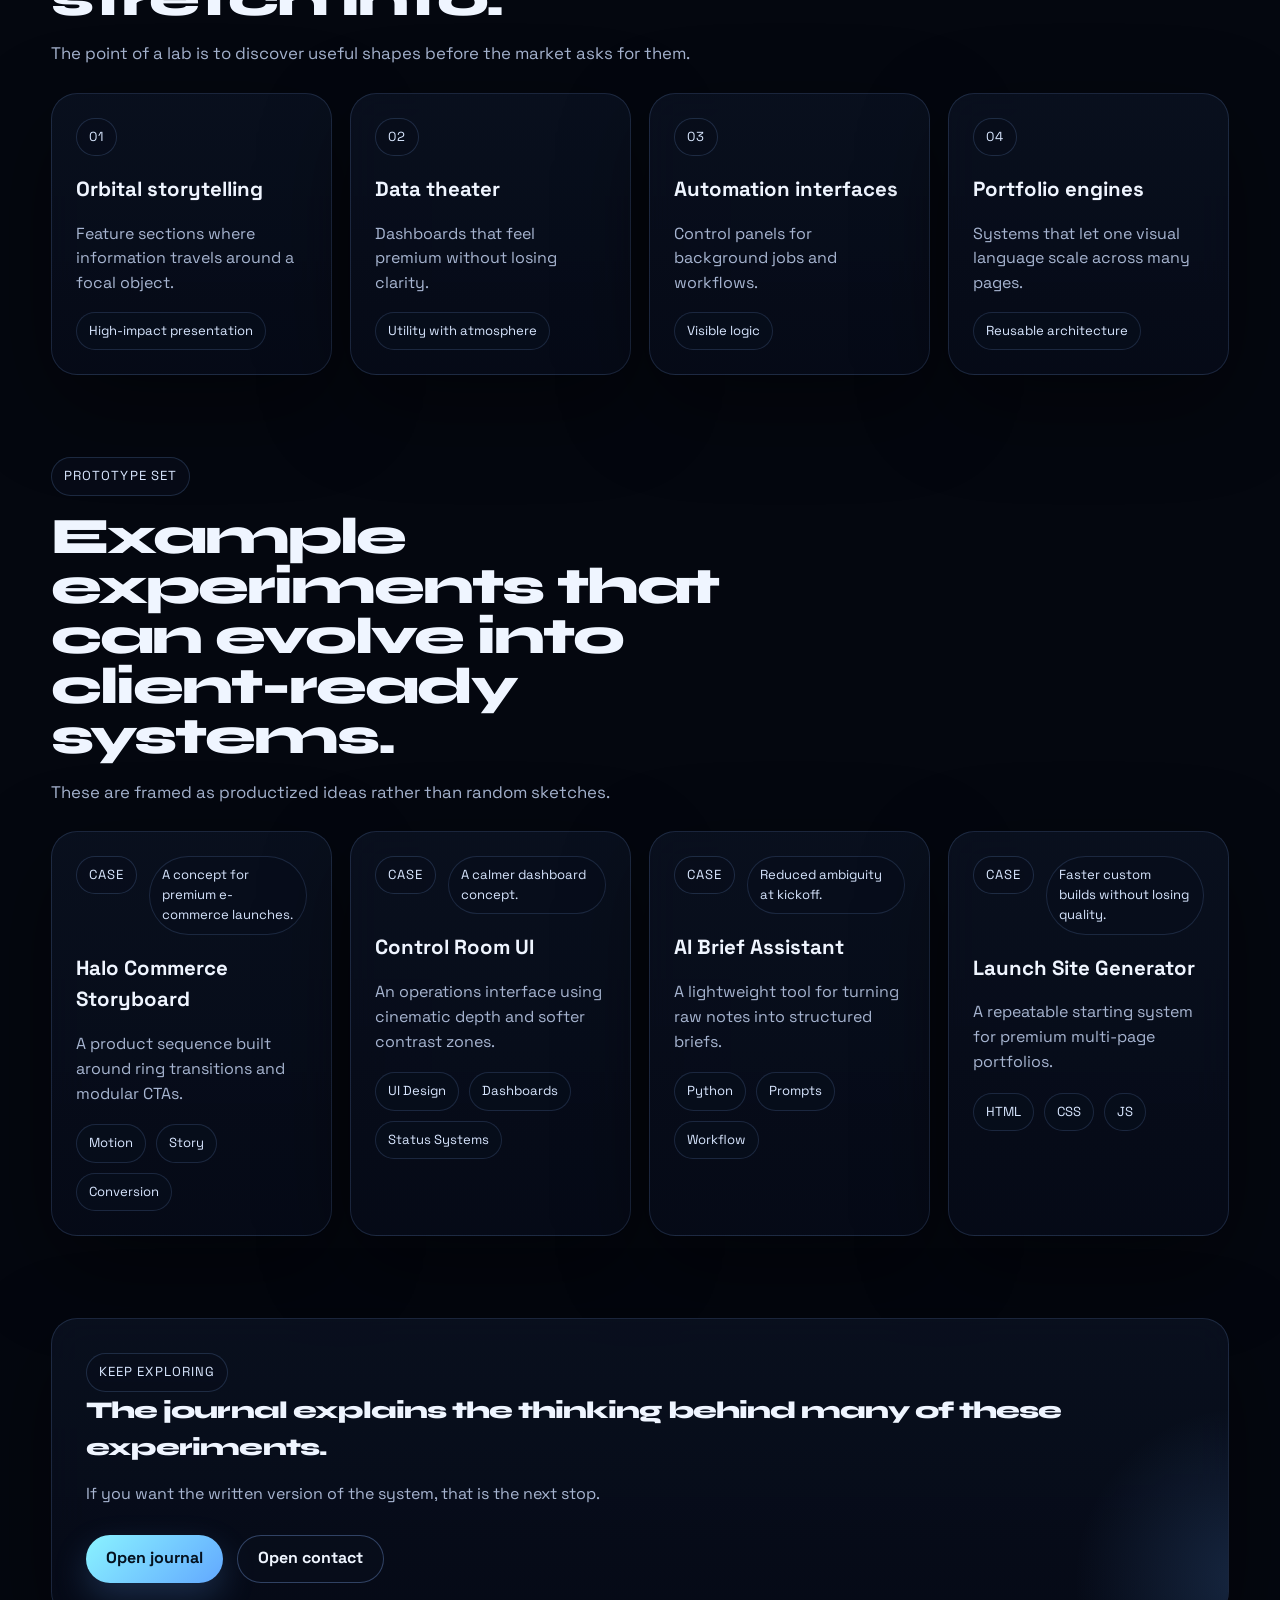
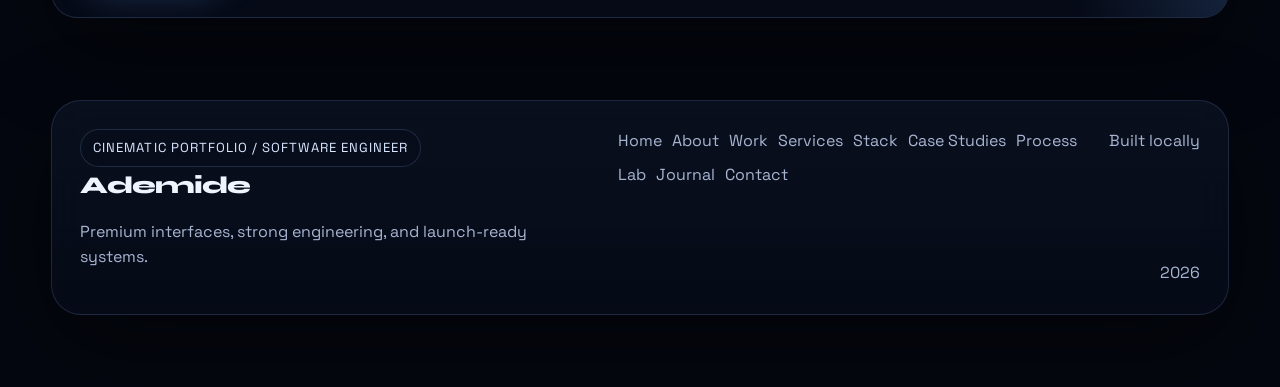
<file: lab.html>
<!DOCTYPE html>
<html lang="en">
<head>
  <meta charset="UTF-8">
  <meta name="viewport" content="width=device-width, initial-scale=1.0">
  <title>Lab | Ademide Portfolio</title>
  <meta name="description" content="Experimental builds, prototypes, and AI-assisted interface explorations.">
  <link rel="preconnect" href="https://fonts.googleapis.com">
  <link rel="preconnect" href="https://fonts.gstatic.com" crossorigin>
  <link href="https://fonts.googleapis.com/css2?family=Space+Grotesk:wght@400;500;700&family=Syne:wght@700;800&display=swap" rel="stylesheet">
  <link rel="stylesheet" href="assets/css/styles.css">
</head>
<body data-page="lab">
  <div class="site-bg" aria-hidden="true"></div>
  <div class="site-shell">
    <header class="site-header" data-shell="header"></header>
    <main id="app"></main>
    <footer class="site-footer" data-shell="footer"></footer>
  </div>
  <script src="assets/js/site-data.js"></script>
  <script src="assets/js/site.js"></script>
</body>
</html>
</file>
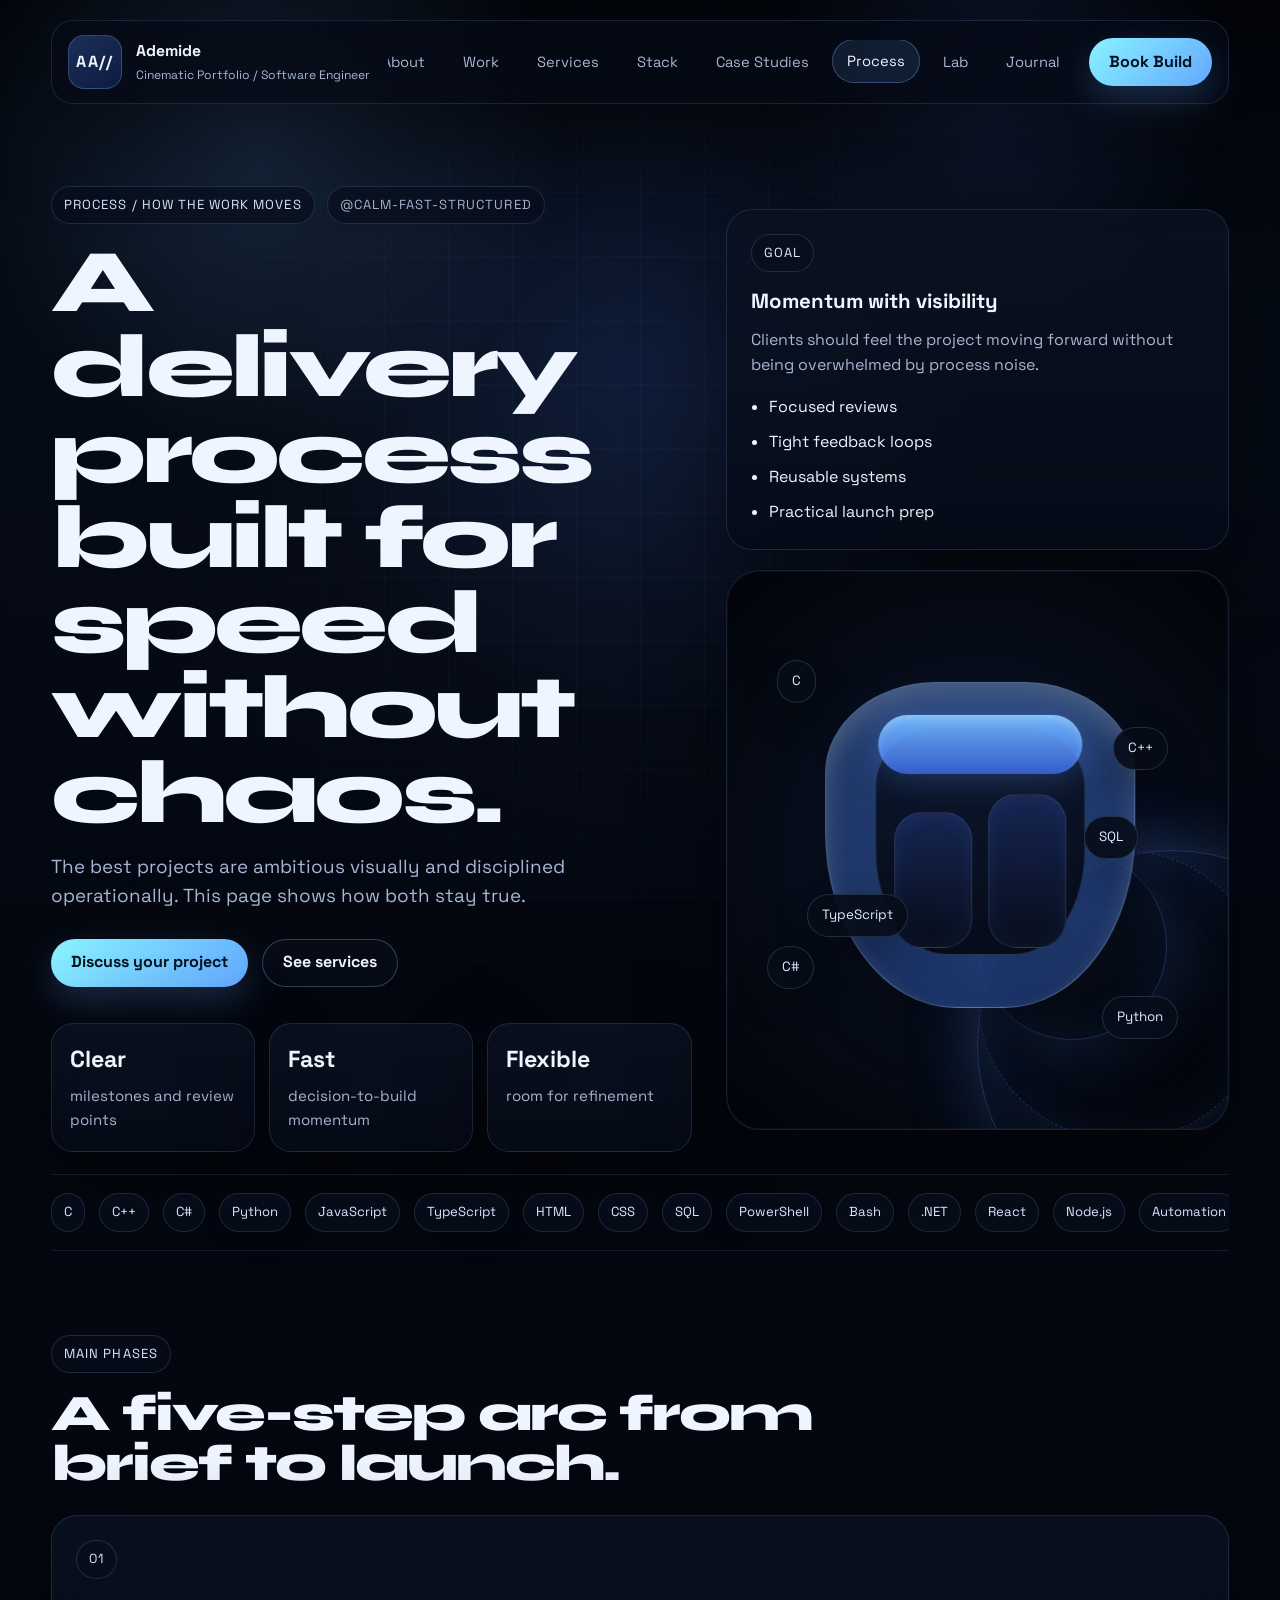
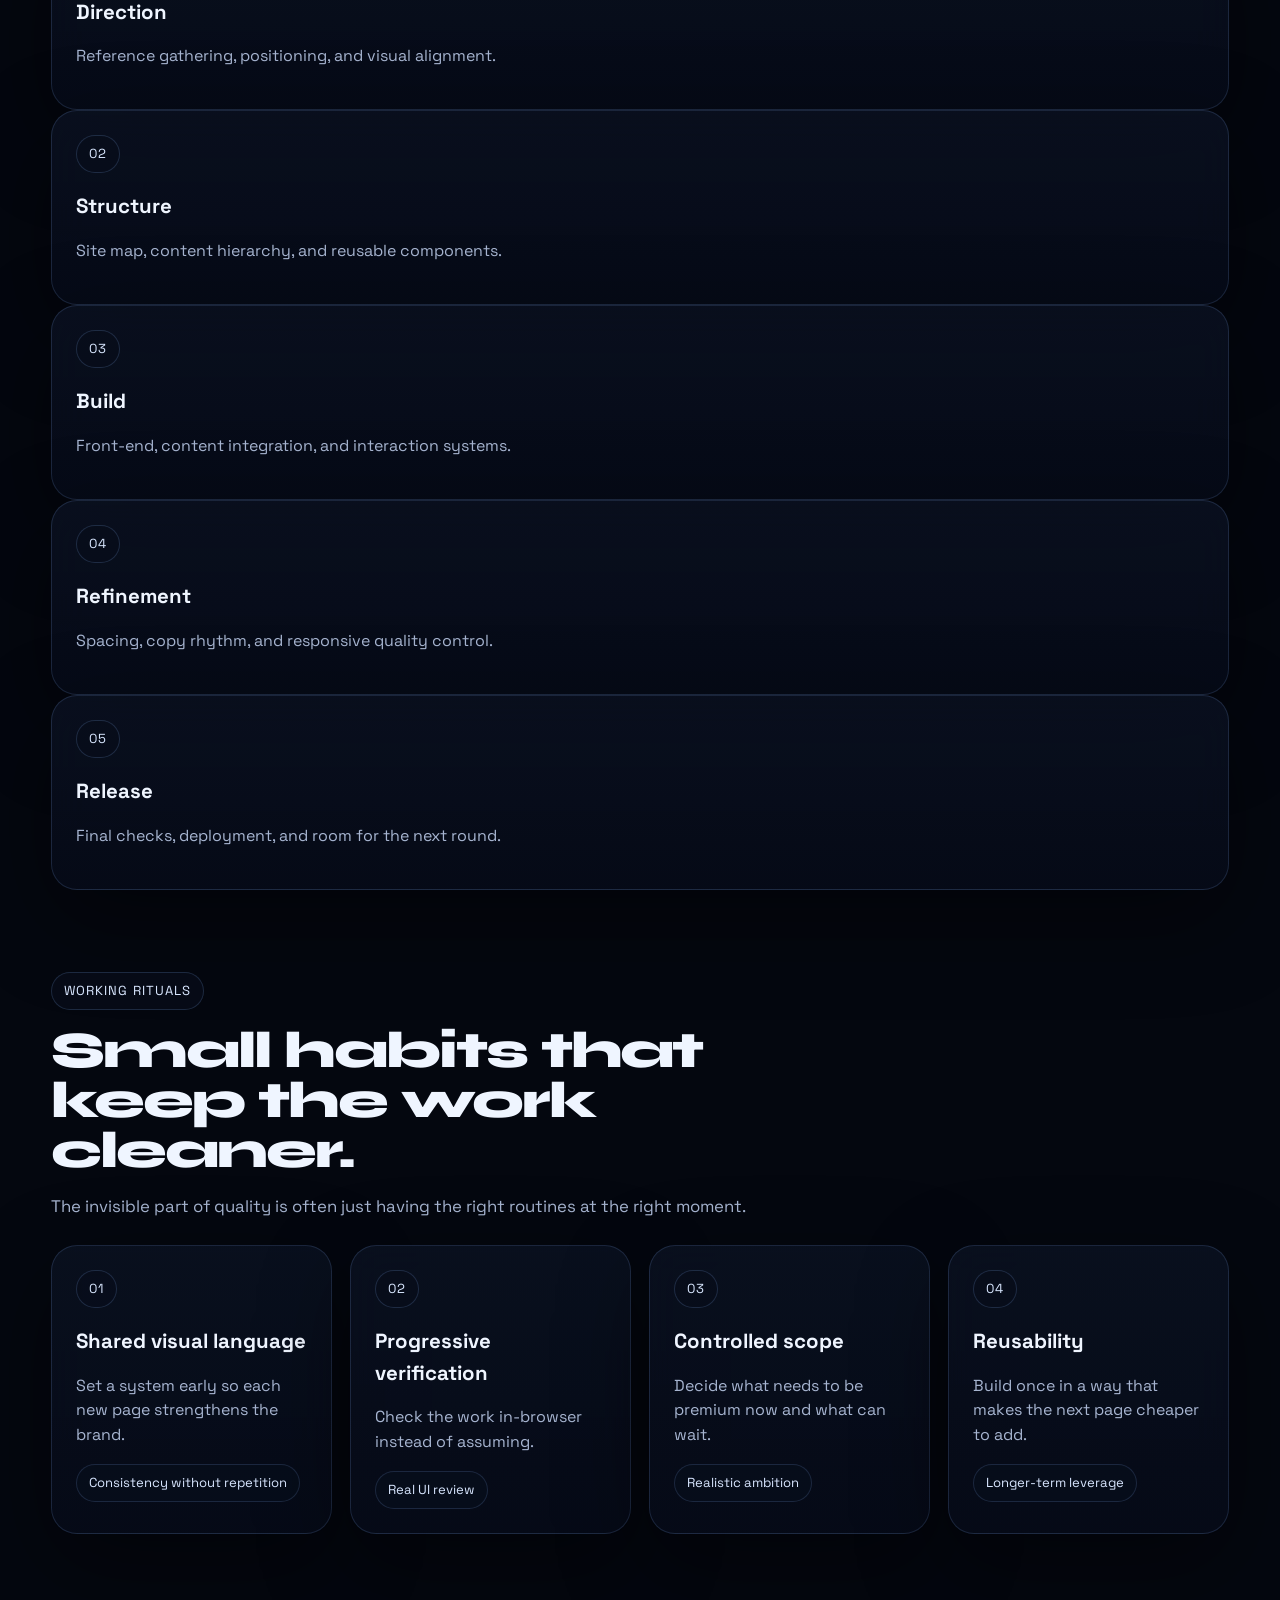
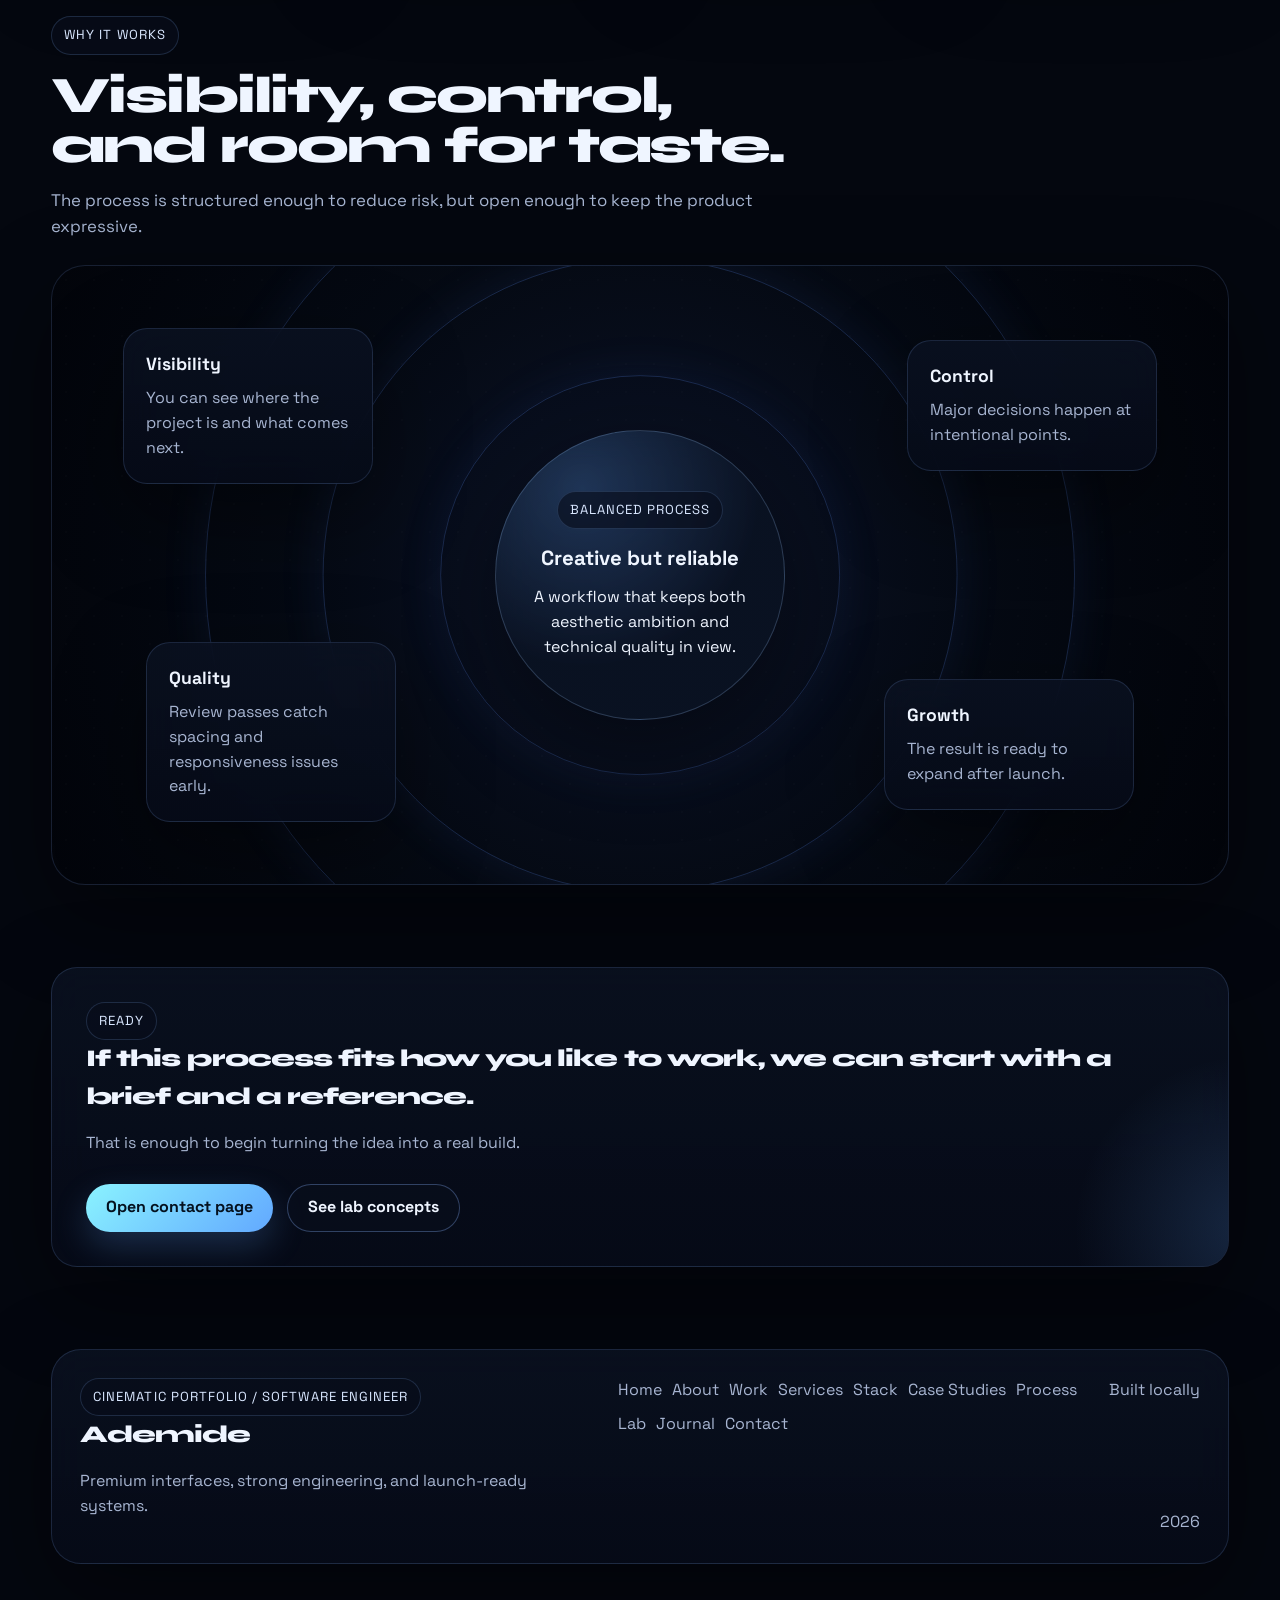
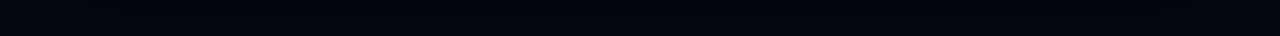
<file: process.html>
<!DOCTYPE html>
<html lang="en">
<head>
  <meta charset="UTF-8">
  <meta name="viewport" content="width=device-width, initial-scale=1.0">
  <title>Process | Ademide Portfolio</title>
  <meta name="description" content="A delivery process designed for speed, clarity, and high-quality launches.">
  <link rel="preconnect" href="https://fonts.googleapis.com">
  <link rel="preconnect" href="https://fonts.gstatic.com" crossorigin>
  <link href="https://fonts.googleapis.com/css2?family=Space+Grotesk:wght@400;500;700&family=Syne:wght@700;800&display=swap" rel="stylesheet">
  <link rel="stylesheet" href="assets/css/styles.css">
</head>
<body data-page="process">
  <div class="site-bg" aria-hidden="true"></div>
  <div class="site-shell">
    <header class="site-header" data-shell="header"></header>
    <main id="app"></main>
    <footer class="site-footer" data-shell="footer"></footer>
  </div>
  <script src="assets/js/site-data.js"></script>
  <script src="assets/js/site.js"></script>
</body>
</html>
</file>
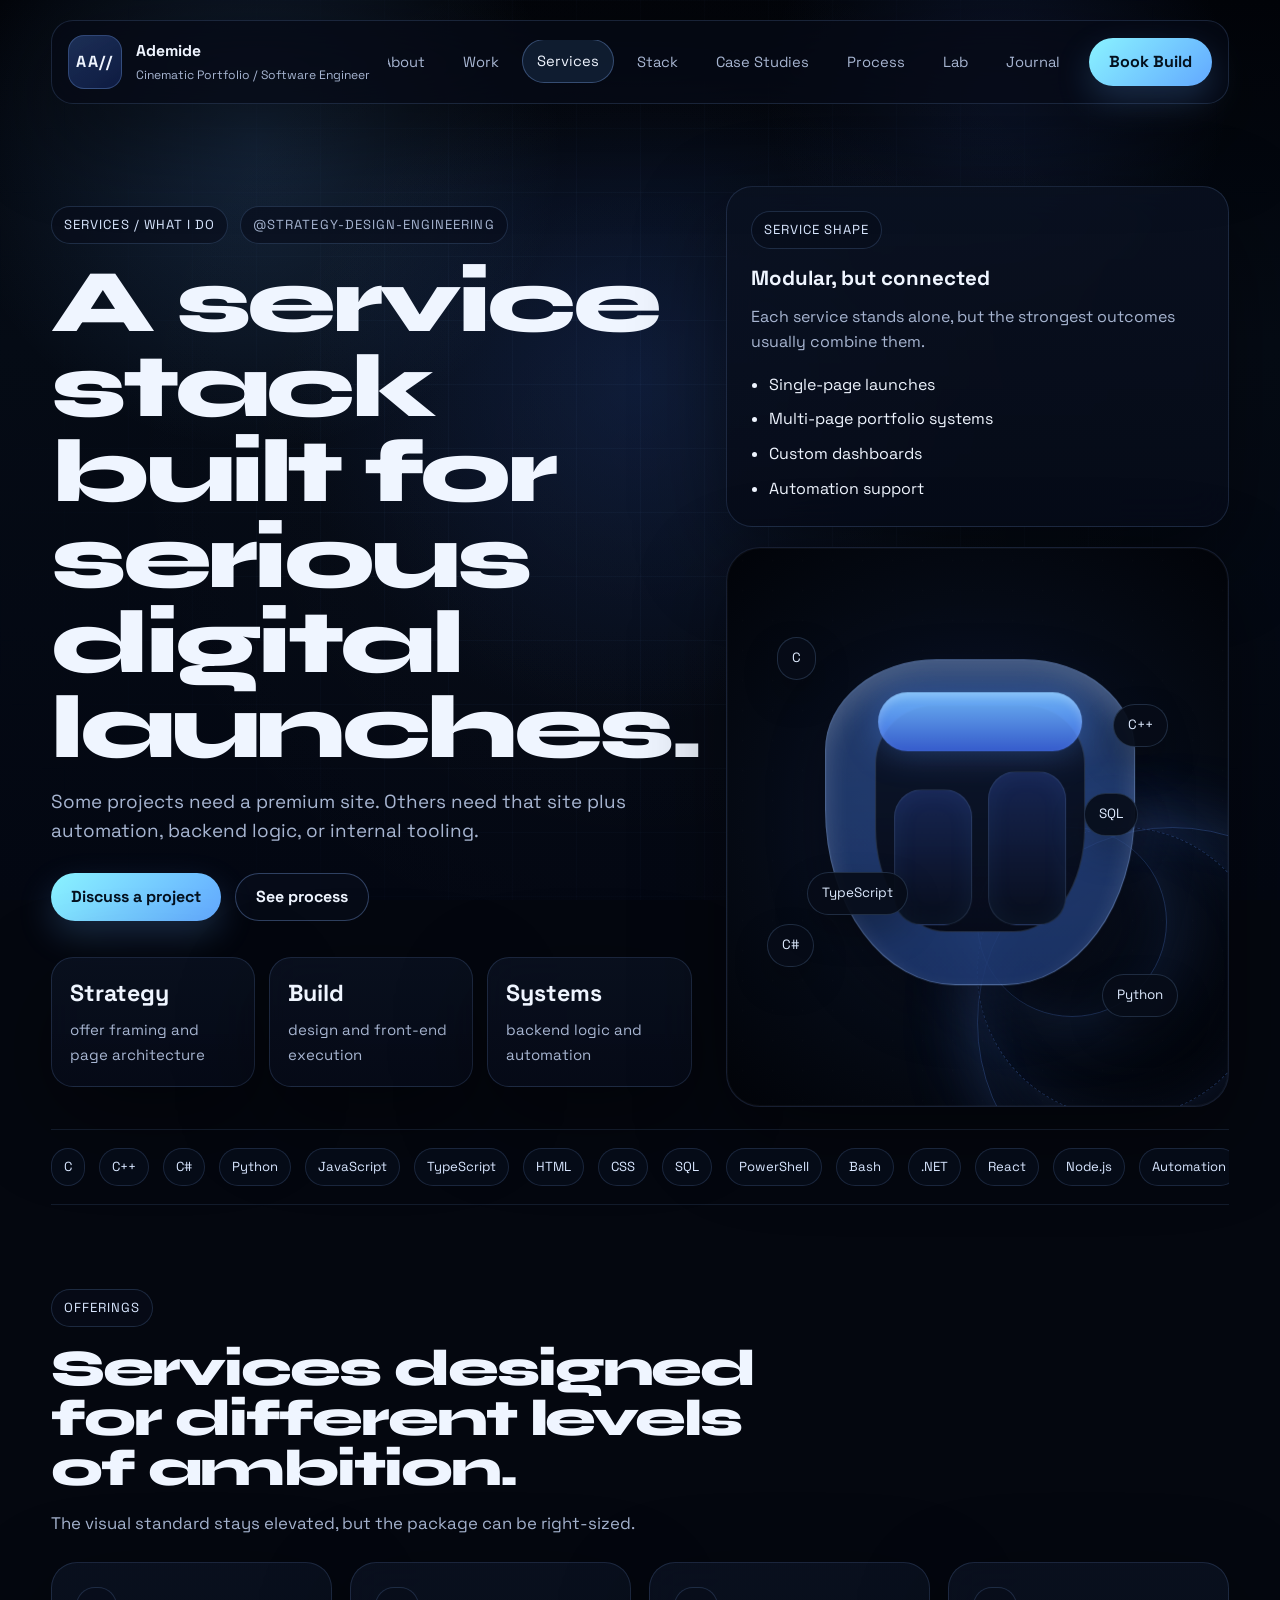
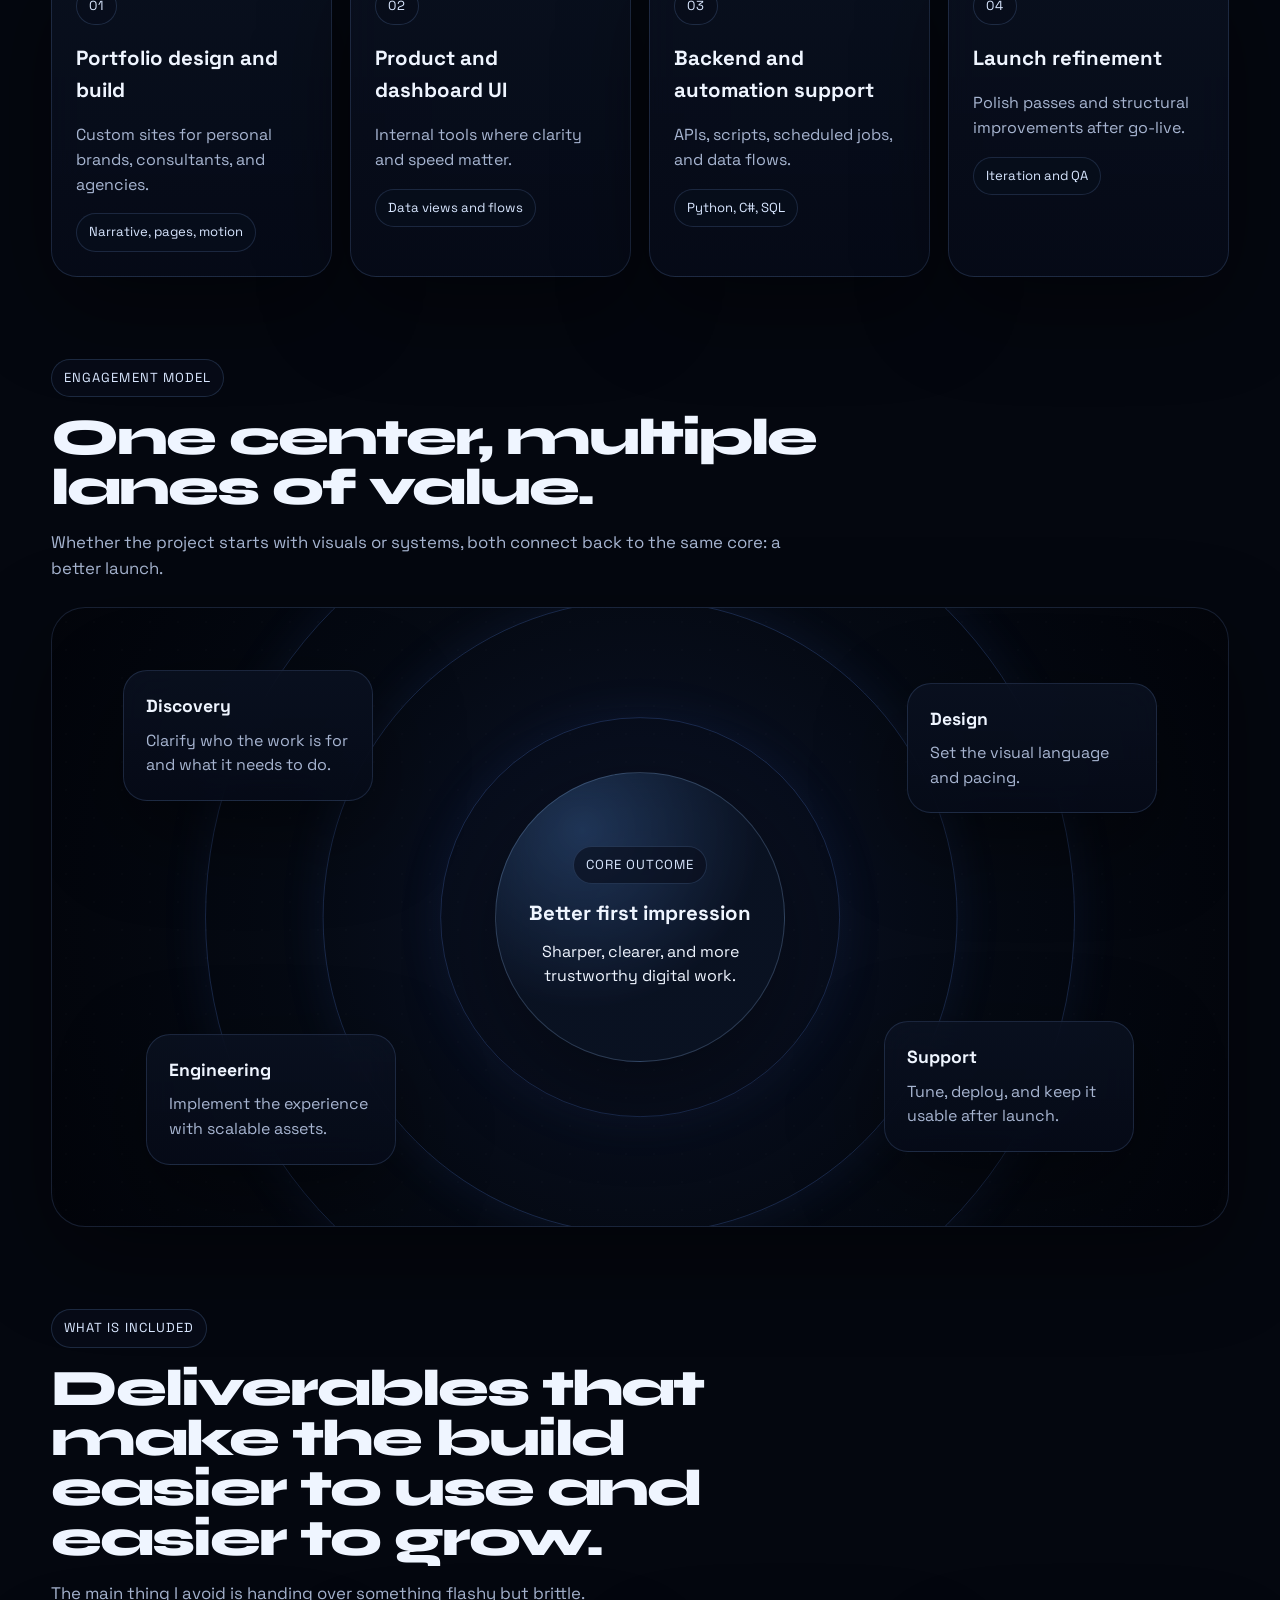
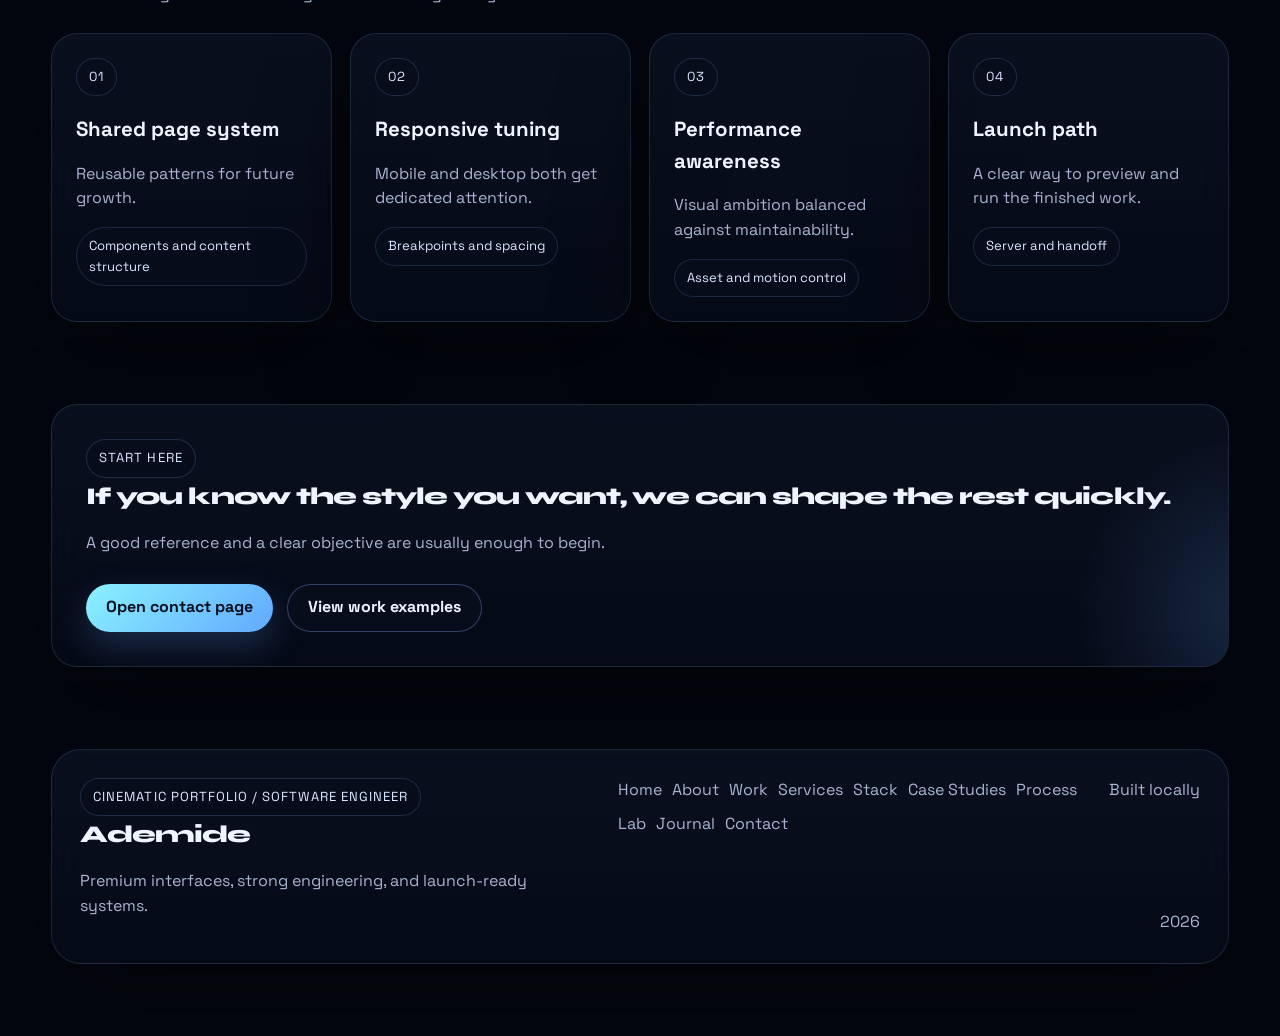
<file: services.html>
<!DOCTYPE html>
<html lang="en">
<head>
  <meta charset="UTF-8">
  <meta name="viewport" content="width=device-width, initial-scale=1.0">
  <title>Services | Ademide Portfolio</title>
  <meta name="description" content="Services covering strategy, product design, engineering, and launch support.">
  <link rel="preconnect" href="https://fonts.googleapis.com">
  <link rel="preconnect" href="https://fonts.gstatic.com" crossorigin>
  <link href="https://fonts.googleapis.com/css2?family=Space+Grotesk:wght@400;500;700&family=Syne:wght@700;800&display=swap" rel="stylesheet">
  <link rel="stylesheet" href="assets/css/styles.css">
</head>
<body data-page="services">
  <div class="site-bg" aria-hidden="true"></div>
  <div class="site-shell">
    <header class="site-header" data-shell="header"></header>
    <main id="app"></main>
    <footer class="site-footer" data-shell="footer"></footer>
  </div>
  <script src="assets/js/site-data.js"></script>
  <script src="assets/js/site.js"></script>
</body>
</html>
</file>
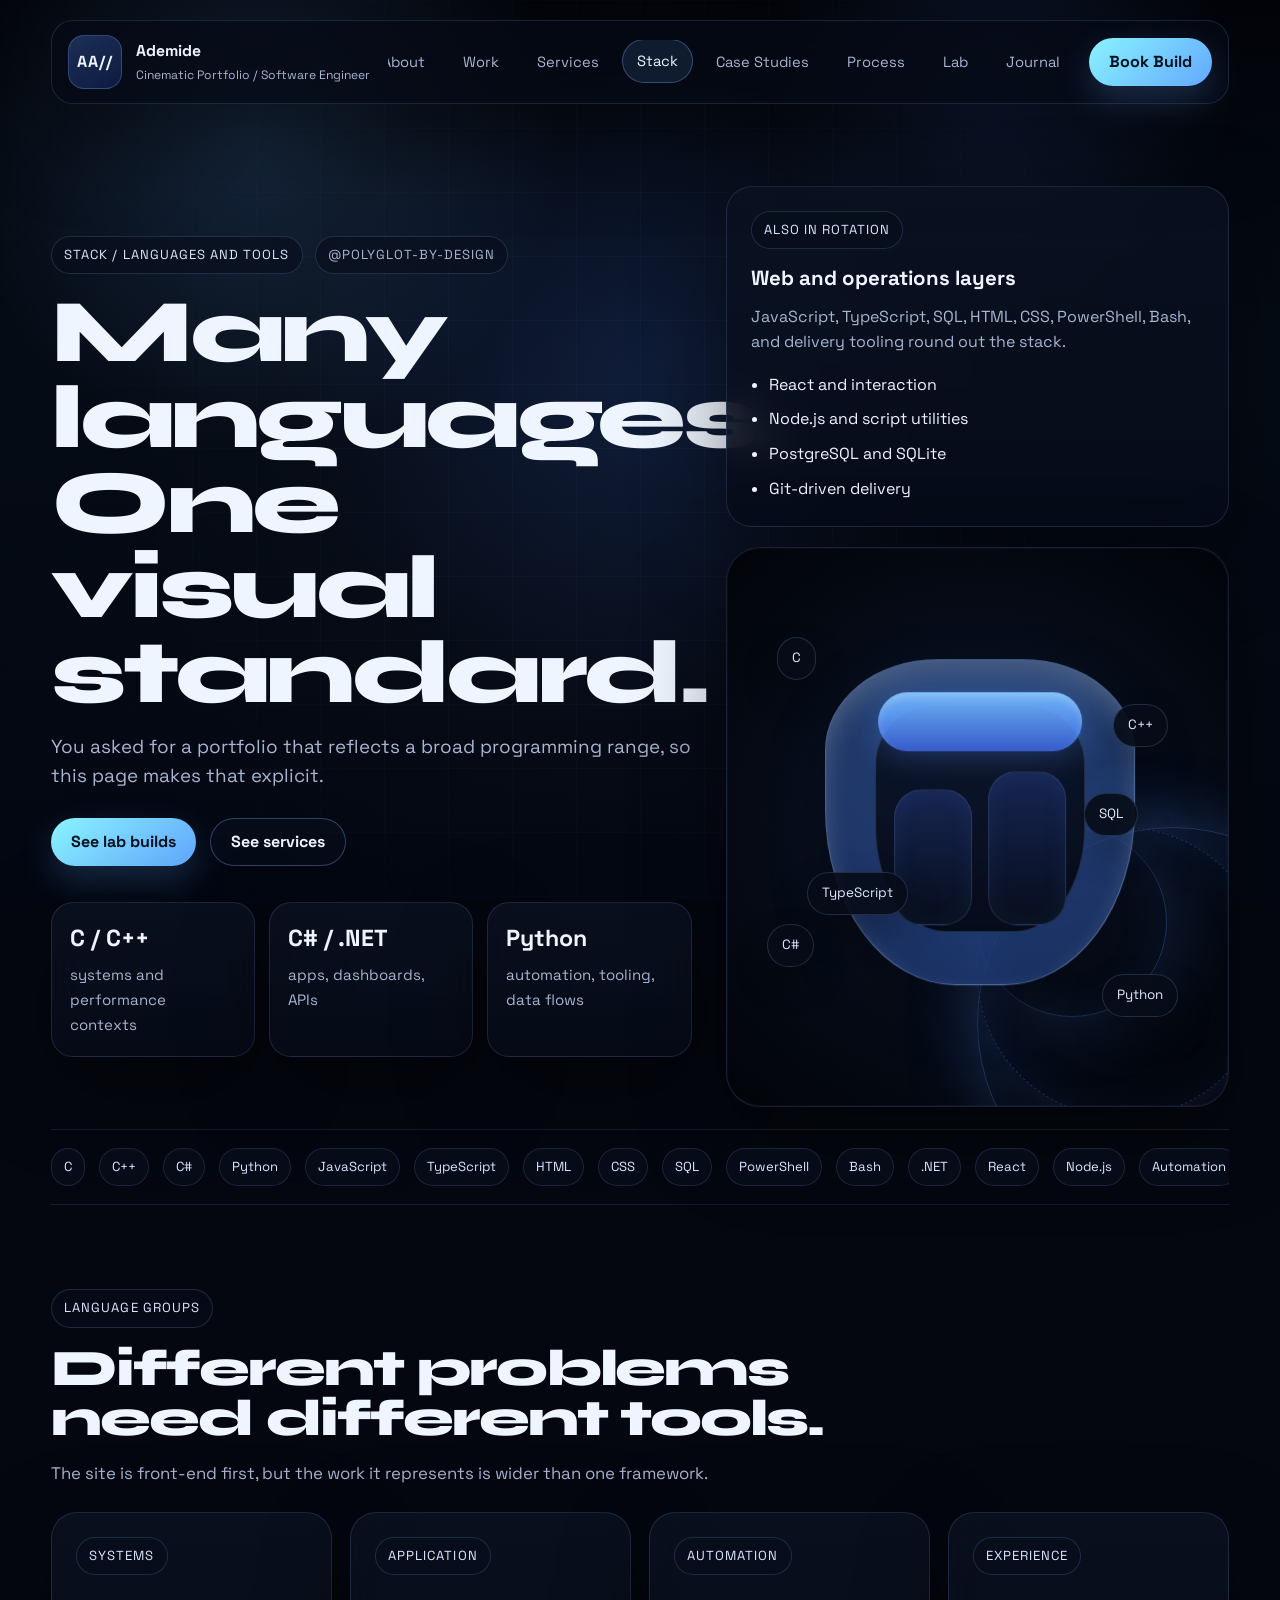
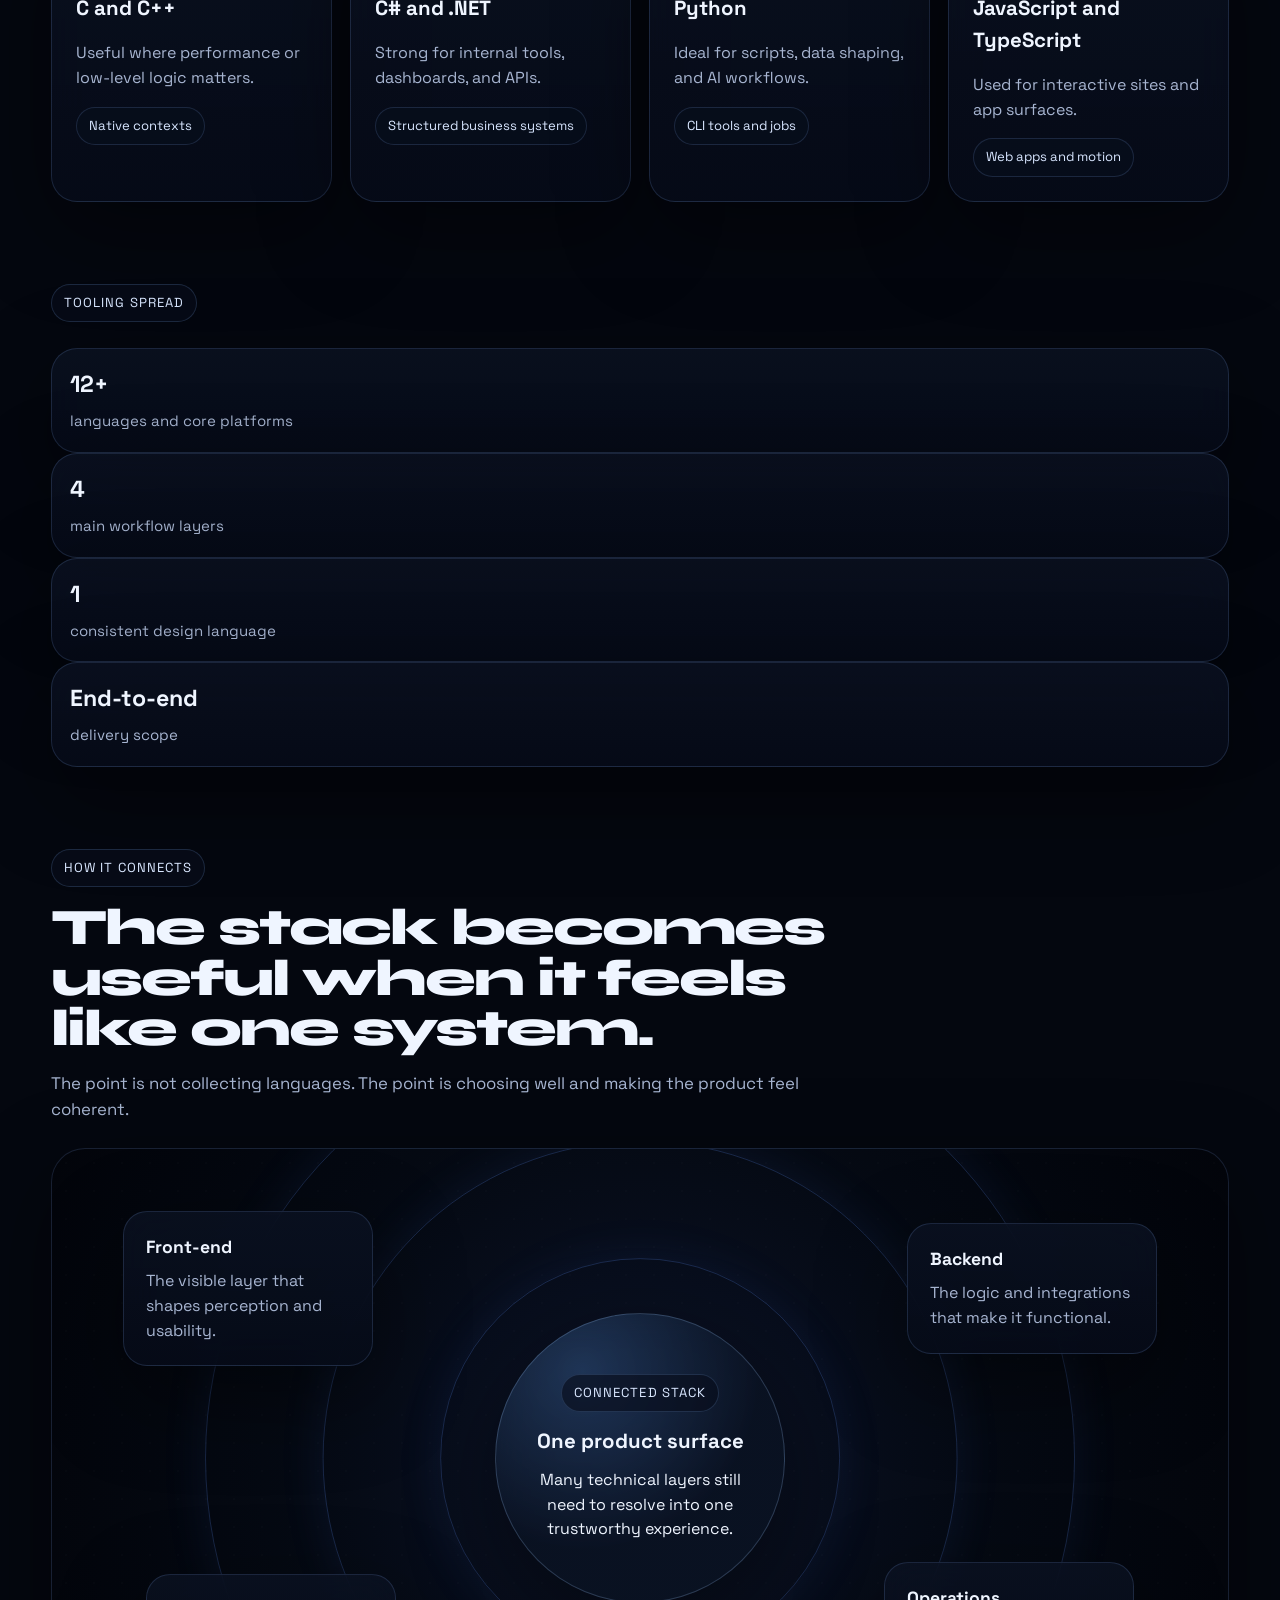
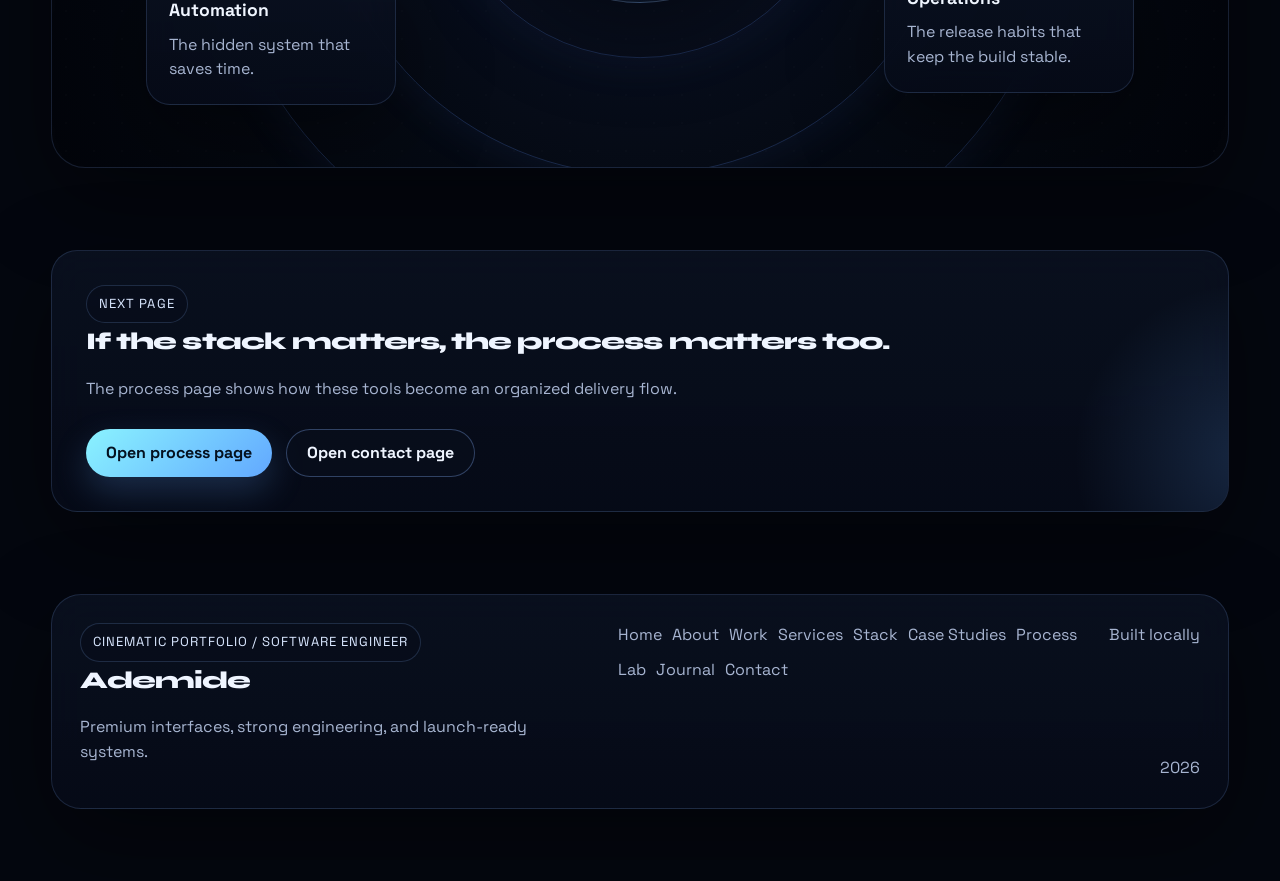
<file: stack.html>
<!DOCTYPE html>
<html lang="en">
<head>
  <meta charset="UTF-8">
  <meta name="viewport" content="width=device-width, initial-scale=1.0">
  <title>Stack | Ademide Portfolio</title>
  <meta name="description" content="A multilingual engineering stack spanning systems, backend, frontend, and automation.">
  <link rel="preconnect" href="https://fonts.googleapis.com">
  <link rel="preconnect" href="https://fonts.gstatic.com" crossorigin>
  <link href="https://fonts.googleapis.com/css2?family=Space+Grotesk:wght@400;500;700&family=Syne:wght@700;800&display=swap" rel="stylesheet">
  <link rel="stylesheet" href="assets/css/styles.css">
</head>
<body data-page="stack">
  <div class="site-bg" aria-hidden="true"></div>
  <div class="site-shell">
    <header class="site-header" data-shell="header"></header>
    <main id="app"></main>
    <footer class="site-footer" data-shell="footer"></footer>
  </div>
  <script src="assets/js/site-data.js"></script>
  <script src="assets/js/site.js"></script>
</body>
</html>
</file>
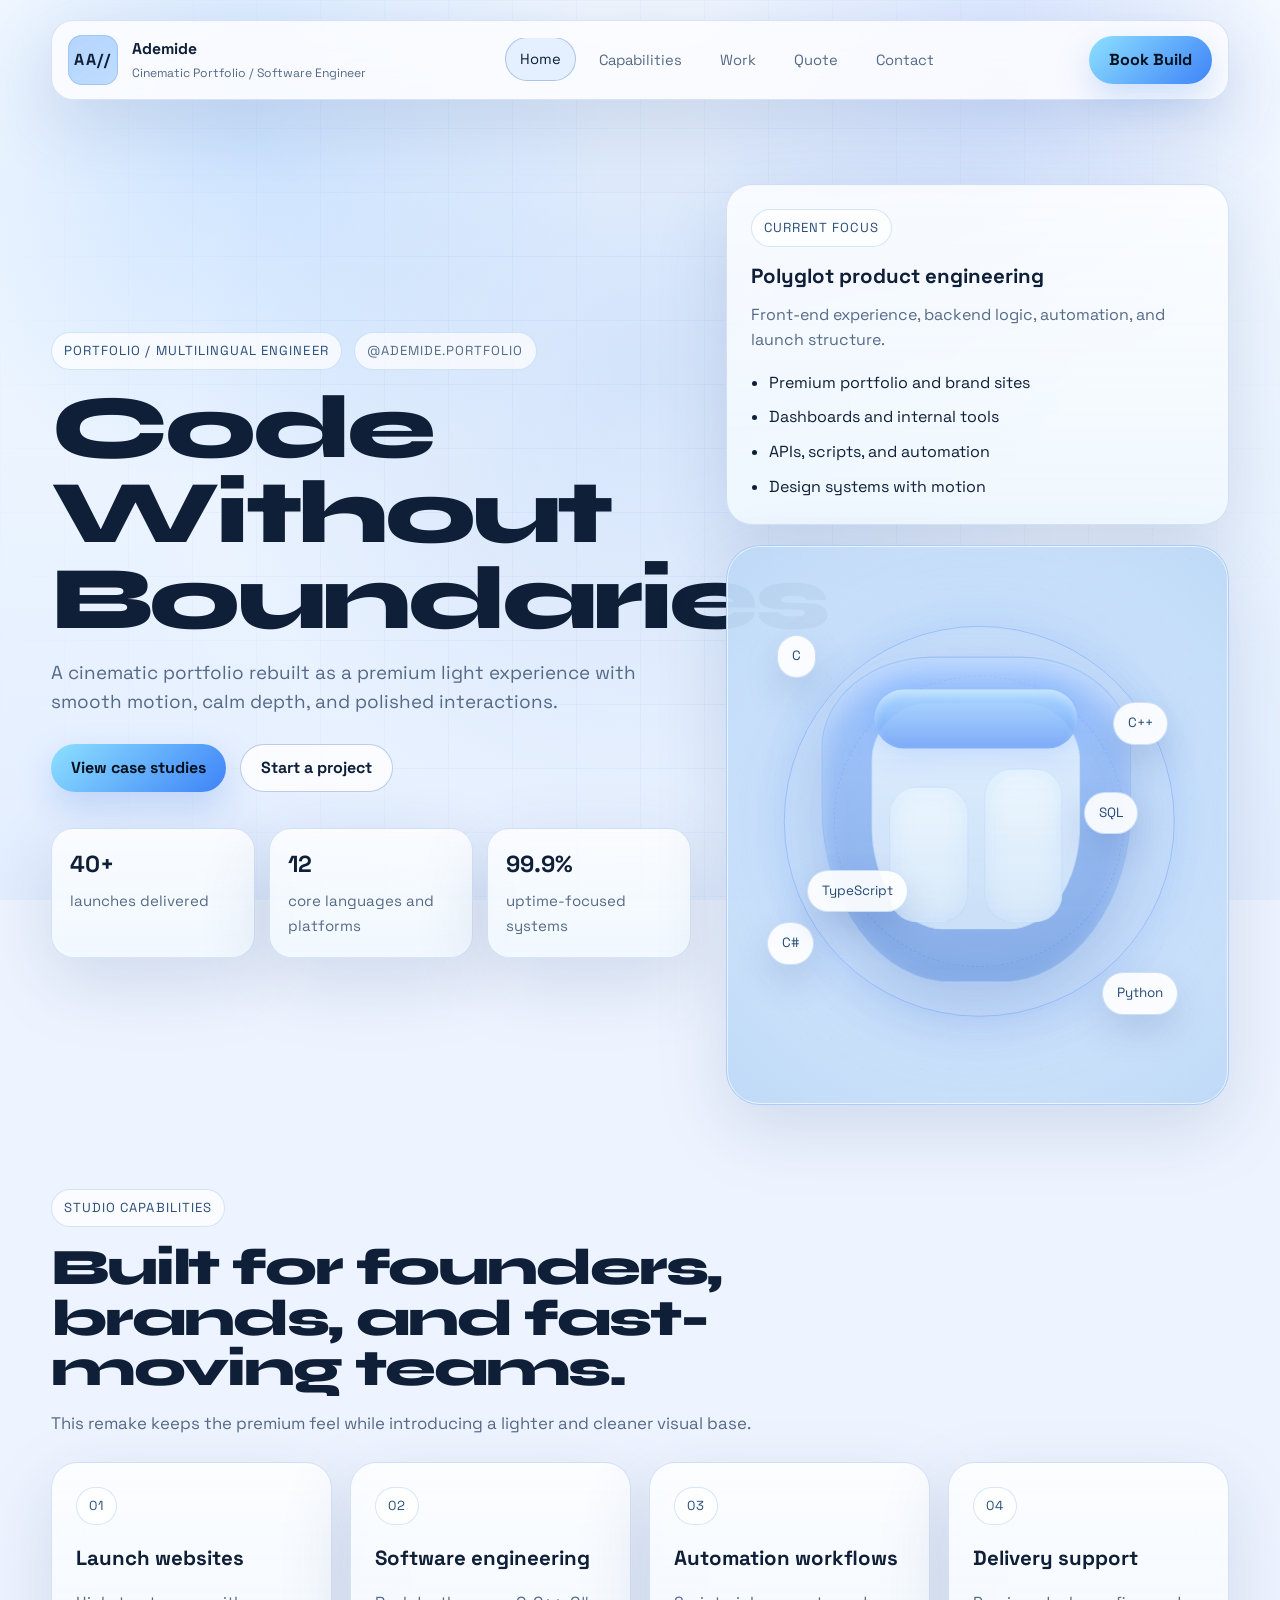
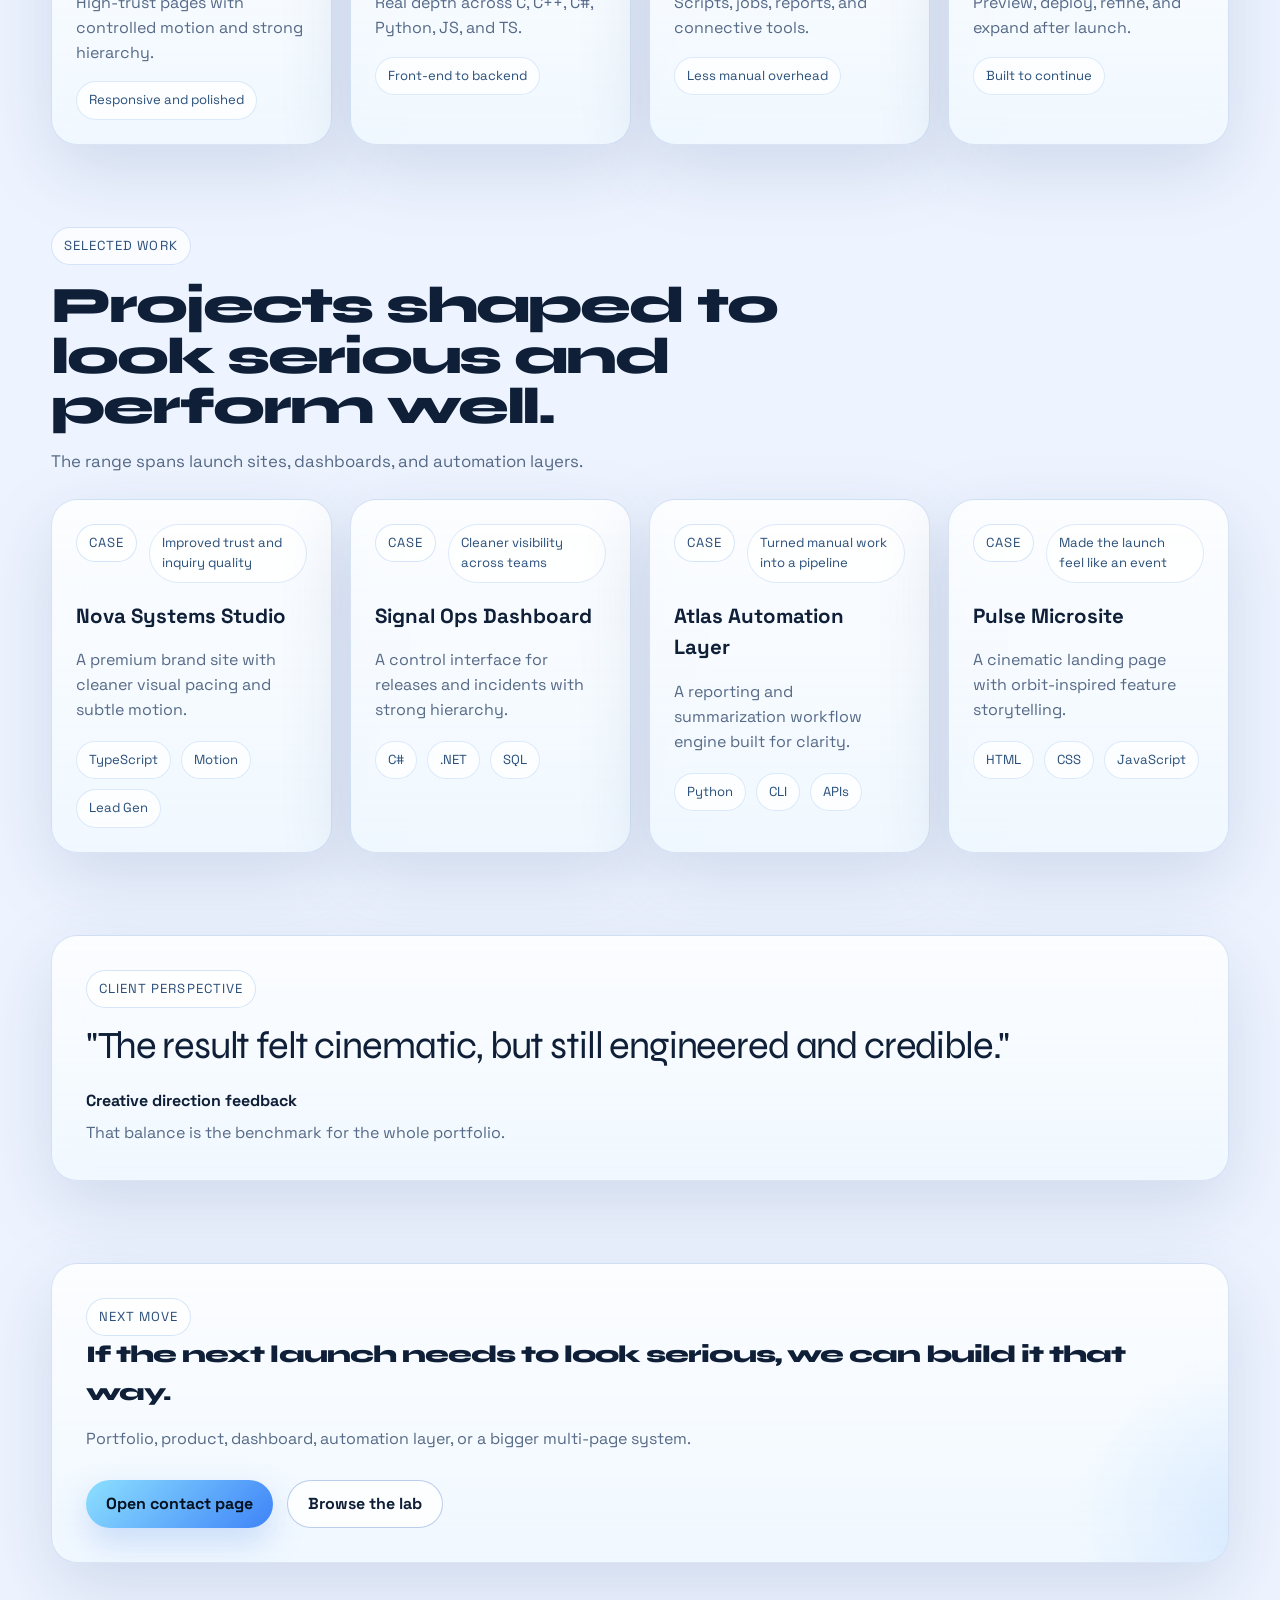
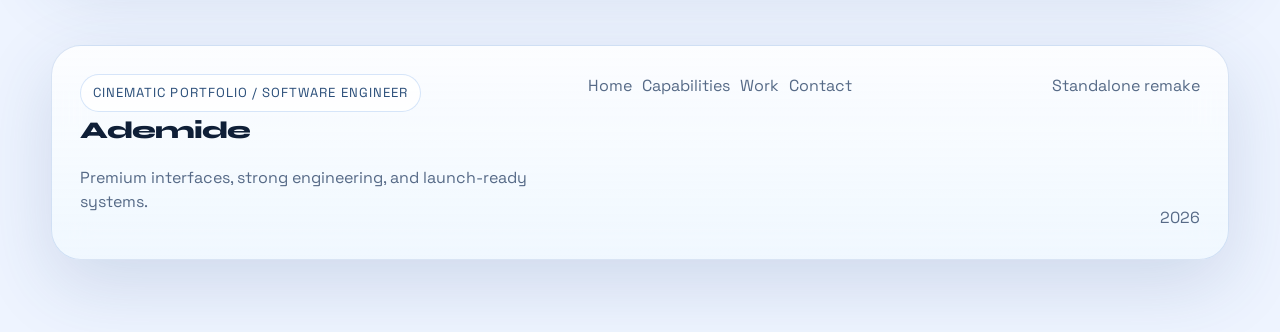
<file: website-remake.html>
<!DOCTYPE html>
<html lang="en">
<head>
  <meta charset="UTF-8">
  <meta name="viewport" content="width=device-width, initial-scale=1.0">
  <title>Ademide | Premium Light Motion Remake</title>
  <meta name="description" content="Standalone remake with premium scroll motion, light palette, and subtle parallax.">
  <link rel="preconnect" href="https://fonts.googleapis.com">
  <link rel="preconnect" href="https://fonts.gstatic.com" crossorigin>
  <link href="https://fonts.googleapis.com/css2?family=Space+Grotesk:wght@400;500;700&family=Syne:wght@700;800&display=swap" rel="stylesheet">
  <style>
    :root {
      --bg: #eef4ff;
      --bg-soft: #dfeafc;
      --surface: rgba(255, 255, 255, 0.76);
      --surface-strong: rgba(246, 251, 255, 0.9);
      --border: rgba(78, 124, 201, 0.2);
      --border-strong: rgba(63, 112, 196, 0.34);
      --text: #0f1f37;
      --muted: #566a87;
      --accent: #3f83f8;
      --accent-soft: #8ce0ff;
      --shadow: 0 24px 72px rgba(45, 76, 133, 0.16);
      --reveal-duration: 0.95s;
      --reveal-ease: cubic-bezier(0.22, 1, 0.36, 1);
    }

    * {
      box-sizing: border-box;
    }

    html {
      scroll-behavior: smooth;
    }

    body {
      margin: 0;
      min-height: 100vh;
      font-family: "Space Grotesk", sans-serif;
      color: var(--text);
      background: var(--bg);
      line-height: 1.55;
      overflow-x: hidden;
    }

    a {
      color: inherit;
      text-decoration: none;
    }

    .site-bg {
      position: fixed;
      inset: 0;
      z-index: -2;
      background:
        radial-gradient(circle at 20% 16%, rgba(95, 168, 255, 0.26), transparent 28%),
        radial-gradient(circle at 78% 10%, rgba(79, 134, 255, 0.2), transparent 24%),
        radial-gradient(circle at 50% 42%, rgba(178, 206, 247, 0.68), transparent 54%),
        linear-gradient(180deg, #f6faff 0%, #edf5ff 38%, #e3eeff 100%);
    }

    .site-bg::before,
    .site-bg::after {
      content: "";
      position: absolute;
      inset: 0;
    }

    .site-bg::before {
      background-image: linear-gradient(rgba(101, 146, 225, 0.08) 1px, transparent 1px),
        linear-gradient(90deg, rgba(101, 146, 225, 0.08) 1px, transparent 1px);
      background-size: 64px 64px;
      mask-image: radial-gradient(circle at center, black 30%, transparent 90%);
    }

    .site-bg::after {
      background: radial-gradient(circle at center, rgba(255, 255, 255, 0.5), transparent 70%);
      opacity: 0.55;
    }

    .site-shell {
      max-width: 1320px;
      margin: 0 auto;
      padding: 20px clamp(20px, 4vw, 52px) 72px;
    }

    .glass-card {
      background: linear-gradient(180deg, rgba(255, 255, 255, 0.8), rgba(240, 248, 255, 0.9));
      border: 1px solid var(--border);
      box-shadow: var(--shadow);
      backdrop-filter: blur(18px);
    }

    .site-header {
      position: sticky;
      top: 18px;
      z-index: 40;
      margin-bottom: 20px;
    }

    .header-inner {
      display: flex;
      align-items: center;
      justify-content: space-between;
      gap: 14px;
      padding: 14px 16px;
      border-radius: 22px;
      background: rgba(253, 253, 255, 0.86);
      border: 1px solid var(--border);
      box-shadow: var(--shadow);
      backdrop-filter: blur(24px);
    }

    .brand {
      display: inline-flex;
      align-items: center;
      gap: 14px;
      min-width: max-content;
    }

    .brand-mark {
      display: grid;
      place-items: center;
      width: 50px;
      height: 50px;
      border-radius: 14px;
      background: linear-gradient(145deg, rgba(115, 177, 255, 0.52), rgba(152, 201, 255, 0.6));
      border: 1px solid rgba(107, 160, 232, 0.36);
      color: var(--text);
      font-weight: 700;
      letter-spacing: 0.08em;
    }

    .brand-copy {
      display: flex;
      flex-direction: column;
      gap: 2px;
    }

    .brand-copy strong {
      font-size: 0.98rem;
    }

    .brand-copy small {
      color: var(--muted);
      font-size: 0.76rem;
    }

    .site-nav {
      display: flex;
      gap: 8px;
      flex: 1;
      justify-content: center;
      overflow-x: auto;
      scrollbar-width: none;
    }

    .site-nav::-webkit-scrollbar {
      display: none;
    }

    .nav-link {
      padding: 10px 14px;
      border-radius: 999px;
      color: var(--muted);
      border: 1px solid transparent;
      white-space: nowrap;
      font-size: 0.92rem;
      transition:
        color 420ms var(--reveal-ease),
        border-color 420ms var(--reveal-ease),
        background 420ms var(--reveal-ease),
        transform 420ms var(--reveal-ease);
    }

    .nav-link:hover,
    .nav-link.is-active {
      color: var(--text);
      background: rgba(98, 168, 255, 0.14);
      border-color: var(--border-strong);
      transform: translate3d(0, -1px, 0);
    }

    .mini-cta,
    .button {
      display: inline-flex;
      align-items: center;
      justify-content: center;
      gap: 10px;
      min-height: 48px;
      padding: 0 20px;
      border-radius: 999px;
      font-weight: 700;
      transition:
        transform 480ms var(--reveal-ease),
        box-shadow 480ms var(--reveal-ease),
        background 480ms var(--reveal-ease),
        border-color 480ms var(--reveal-ease);
    }

    .mini-cta,
    .button--primary {
      color: #04111f;
      background: linear-gradient(135deg, var(--accent-soft), var(--accent));
      box-shadow: 0 14px 34px rgba(89, 144, 231, 0.28);
    }

    .button--secondary {
      color: var(--text);
      background: rgba(255, 255, 255, 0.8);
      border: 1px solid var(--border-strong);
    }

    .mini-cta:hover,
    .button:hover {
      transform: translate3d(0, -2px, 0);
      box-shadow: 0 18px 34px rgba(84, 142, 232, 0.32);
    }

    .hero {
      display: grid;
      grid-template-columns: minmax(0, 1.12fr) minmax(340px, 0.88fr);
      gap: 34px;
      align-items: center;
      padding: clamp(32px, 5vw, 72px) 0 12px;
      min-height: calc(100vh - 146px);
    }

    .hero-topline {
      display: flex;
      flex-wrap: wrap;
      gap: 12px;
      align-items: center;
    }

    .eyebrow,
    .handle,
    .section-kicker,
    .card-eyebrow,
    .project-index {
      display: inline-flex;
      align-items: center;
      gap: 8px;
      width: fit-content;
      padding: 8px 12px;
      border-radius: 999px;
      border: 1px solid rgba(97, 153, 231, 0.26);
      background: rgba(255, 255, 255, 0.72);
      color: #2b4f7a;
      font-size: 0.82rem;
      letter-spacing: 0.08em;
      text-transform: uppercase;
    }

    .handle {
      color: var(--muted);
    }

    .hero h1,
    .section-heading h2,
    .cta-card h2,
    .footer-inner h2 {
      margin: 0;
      font-family: "Syne", sans-serif;
      font-weight: 800;
      letter-spacing: -0.04em;
    }

    .hero h1 {
      margin-top: 16px;
      font-size: clamp(3rem, 7vw, 6.1rem);
      line-height: 0.95;
      max-width: 11ch;
    }

    .hero p,
    .section-heading p,
    .info-card p,
    .project-card p,
    .quote-meta span,
    .cta-card p,
    .footer-inner p {
      color: var(--muted);
    }

    .hero-copy > p {
      max-width: 42rem;
      margin: 16px 0 0;
      font-size: clamp(1.02rem, 1.5vw, 1.18rem);
    }

    .hero-actions {
      display: flex;
      flex-wrap: wrap;
      gap: 14px;
      margin-top: 28px;
    }

    .hero-stats {
      display: grid;
      grid-template-columns: repeat(3, minmax(0, 1fr));
      gap: 14px;
      margin-top: 36px;
    }

    .stat-card,
    .metric-card {
      padding: 18px;
      border-radius: 22px;
    }

    .stat-card strong,
    .metric-card strong {
      display: block;
      font-size: 1.45rem;
      margin-bottom: 6px;
    }

    .stat-card span,
    .metric-card span {
      color: var(--muted);
      font-size: 0.94rem;
    }

    .hero-visual-column {
      display: grid;
      gap: 20px;
    }

    .hero-side-card {
      padding: 24px;
      border-radius: 26px;
    }

    .hero-side-card h2,
    .info-card h3,
    .project-card h3 {
      margin: 14px 0 10px;
      font-size: 1.28rem;
    }

    .hero-side-card p,
    .quote-card blockquote,
    .quote-card strong {
      margin: 0;
    }

    .bullet-list {
      margin: 18px 0 0;
      padding-left: 18px;
      color: var(--text);
    }

    .bullet-list li + li {
      margin-top: 10px;
    }

    .hero-visual {
      --move-x: 0px;
      --move-y: 0px;
      --scroll-shell-x: 0px;
      --scroll-shell-y: 0px;
      --scroll-halo-x: 0px;
      --scroll-halo-y: 0px;
      --scroll-noise-x: 0px;
      --scroll-noise-y: 0px;
      position: relative;
      min-height: 560px;
      border-radius: 34px;
      overflow: hidden;
      background: radial-gradient(circle at center, rgba(225, 239, 255, 0.98) 0%, rgba(204, 226, 250, 0.96) 54%, rgba(188, 216, 247, 0.96) 100%);
      border: 1px solid rgba(124, 173, 233, 0.32);
      box-shadow: inset 0 0 0 1px rgba(255, 255, 255, 0.64), var(--shadow);
    }

    .visual-noise {
      position: absolute;
      inset: 0;
      background-image: radial-gradient(circle, rgba(73, 125, 190, 0.22) 1px, transparent 1px);
      background-size: 30px 30px;
      opacity: 0.09;
      transform: translate3d(var(--scroll-noise-x), var(--scroll-noise-y), 0);
      transition: transform 720ms var(--reveal-ease);
    }

    .halo {
      position: absolute;
      top: 50%;
      left: 50%;
      border-radius: 50%;
      --halo-x: var(--scroll-halo-x);
      --halo-y: var(--scroll-halo-y);
      transform: translate3d(calc(-50% + var(--halo-x)), calc(-50% + var(--halo-y)), 0);
      border: 1px solid rgba(93, 146, 255, 0.42);
      box-shadow: 0 0 80px rgba(93, 146, 255, 0.24), inset 0 0 50px rgba(93, 146, 255, 0.12);
      animation: spin 22s linear infinite;
    }

    .halo--one {
      width: 78%;
      aspect-ratio: 1;
    }

    .halo--two {
      width: 58%;
      aspect-ratio: 1;
      animation-duration: 18s;
      border-style: dashed;
    }

    .halo--three {
      width: 38%;
      aspect-ratio: 1;
      animation-duration: 12s;
    }

    .capsule-float {
      position: absolute;
      top: 50%;
      left: 50%;
      width: min(310px, 62%);
      aspect-ratio: 1 / 1.05;
      transform: translate3d(
        calc(-50% + var(--move-x) + var(--scroll-shell-x)),
        calc(-50% + var(--move-y) + var(--scroll-shell-y)),
        0
      );
      animation: float-capsule 8.6s ease-in-out infinite;
    }

    .capsule-shell {
      position: relative;
      width: 100%;
      height: 100%;
      border-radius: 36% 36% 42% 42% / 28% 28% 54% 54%;
      background: linear-gradient(180deg, rgba(139, 185, 255, 0.62), rgba(81, 131, 212, 0.56));
      border: 1px solid rgba(159, 196, 244, 0.56);
      box-shadow: 0 24px 55px rgba(63, 106, 181, 0.22), inset 0 14px 24px rgba(255, 255, 255, 0.34);
    }

    .capsule-shell::before {
      content: "";
      position: absolute;
      inset: 14% 16% 16%;
      border-radius: 28% 28% 34% 34% / 26% 26% 46% 46%;
      background: linear-gradient(180deg, rgba(232, 243, 255, 0.88), rgba(206, 226, 248, 0.95));
      border: 1px solid rgba(130, 179, 238, 0.26);
    }

    .capsule-top {
      position: absolute;
      top: 10%;
      left: 17%;
      right: 17%;
      height: 18%;
      border-radius: 999px;
      background: linear-gradient(180deg, rgba(174, 218, 255, 0.95), rgba(96, 150, 247, 0.76));
      box-shadow: inset 0 5px 8px rgba(255, 255, 255, 0.32), 0 0 35px rgba(89, 150, 255, 0.3);
    }

    .capsule-screens {
      position: absolute;
      left: 22%;
      right: 22%;
      bottom: 18%;
      display: grid;
      grid-template-columns: 1fr 1fr;
      gap: 16px;
      align-items: end;
    }

    .capsule-screen {
      height: 136px;
      border-radius: 28px;
      background: linear-gradient(180deg, rgba(238, 248, 255, 0.9), rgba(216, 233, 249, 0.98));
      border: 1px solid rgba(138, 186, 242, 0.26);
      box-shadow: inset 0 0 24px rgba(95, 162, 255, 0.14);
    }

    .capsule-screen--tall {
      height: 154px;
    }

    .code-chip {
      position: absolute;
      padding: 10px 14px;
      border-radius: 999px;
      background: rgba(255, 255, 255, 0.9);
      border: 1px solid rgba(121, 171, 234, 0.34);
      color: #254b77;
      font-size: 0.84rem;
      box-shadow: 0 16px 34px rgba(61, 97, 160, 0.18);
      transform: translate3d(0, 0, 0);
      animation: float-chip-a 7.6s ease-in-out infinite;
    }

    .code-chip--1 { top: 16%; left: 10%; }
    .code-chip--2 {
      top: 28%;
      right: 12%;
      animation-name: float-chip-b;
      animation-duration: 8.8s;
    }
    .code-chip--3 { bottom: 25%; left: 8%; }
    .code-chip--4 {
      bottom: 16%;
      right: 10%;
      animation-name: float-chip-b;
    }
    .code-chip--5 {
      top: 58%;
      left: 16%;
      animation-duration: 9.6s;
    }
    .code-chip--6 {
      top: 44%;
      right: 18%;
      animation-name: float-chip-b;
      animation-duration: 8.2s;
    }

    .content-section {
      padding: 72px 0 10px;
    }

    .section-heading {
      max-width: 780px;
      margin-bottom: 26px;
    }

    .section-heading h2 {
      font-size: clamp(2rem, 4vw, 3.5rem);
      line-height: 0.98;
      margin-top: 16px;
    }

    .section-heading p {
      margin: 16px 0 0;
      font-size: 1.05rem;
    }

    .card-grid {
      display: grid;
      gap: 18px;
      grid-template-columns: repeat(12, minmax(0, 1fr));
    }

    .info-card,
    .project-card,
    .metric-card,
    .quote-card,
    .cta-card {
      border-radius: 26px;
      transition:
        transform 560ms var(--reveal-ease),
        border-color 560ms var(--reveal-ease),
        box-shadow 560ms var(--reveal-ease);
    }

    .info-card,
    .project-card {
      padding: 24px;
      grid-column: span 3;
    }

    .metric-card {
      grid-column: span 3;
    }

    .project-topline {
      display: flex;
      justify-content: space-between;
      gap: 12px;
      align-items: flex-start;
    }

    .project-card h3,
    .info-card h3 {
      margin-top: 18px;
    }

    .tag-row {
      display: flex;
      flex-wrap: wrap;
      gap: 10px;
      margin-top: 18px;
    }

    .tag,
    .card-meta,
    .project-outcome {
      display: inline-flex;
      align-items: center;
      padding: 8px 12px;
      border-radius: 999px;
      background: rgba(255, 255, 255, 0.76);
      border: 1px solid rgba(113, 168, 239, 0.24);
      color: #2a4f7a;
      font-size: 0.82rem;
    }

    .quote-card,
    .cta-card {
      padding: 34px;
    }

    .quote-card blockquote {
      margin: 18px 0 22px;
      font-family: "Syne", sans-serif;
      font-size: clamp(1.7rem, 3vw, 2.6rem);
      line-height: 1.05;
      letter-spacing: -0.03em;
    }

    .quote-meta {
      display: grid;
      gap: 8px;
    }

    .cta-card {
      position: relative;
      overflow: hidden;
    }

    .cta-card::after {
      content: "";
      position: absolute;
      inset: auto -18% -52% auto;
      width: 380px;
      aspect-ratio: 1;
      border-radius: 50%;
      background: radial-gradient(circle, rgba(98, 168, 255, 0.18), transparent 65%);
    }

    .footer-inner {
      display: grid;
      grid-template-columns: 1.1fr 1fr auto;
      gap: 24px;
      padding: 28px;
      border-radius: 30px;
      margin-top: 72px;
    }

    .footer-links {
      display: flex;
      flex-wrap: wrap;
      gap: 10px;
      align-content: flex-start;
    }

    .footer-links a {
      color: var(--muted);
      transition: color 360ms var(--reveal-ease);
    }

    .footer-links a:hover {
      color: var(--text);
    }

    .footer-meta {
      display: flex;
      flex-direction: column;
      justify-content: space-between;
      align-items: flex-end;
      gap: 8px;
      color: var(--muted);
    }

    .reveal-left,
    .reveal-right,
    .reveal-up {
      opacity: 0;
      will-change: opacity, transform;
      transition:
        opacity var(--reveal-duration) var(--reveal-ease),
        transform var(--reveal-duration) var(--reveal-ease);
      transition-delay: var(--reveal-delay, 0s);
    }

    .reveal-left { transform: translate3d(-60px, 0, 0); }
    .reveal-right { transform: translate3d(60px, 0, 0); }
    .reveal-up { transform: translate3d(0, 60px, 0); }

    .reveal-left.is-visible,
    .reveal-right.is-visible,
    .reveal-up.is-visible {
      opacity: 1;
      transform: translate3d(0, 0, 0);
    }

    @media (hover: hover) {
      .info-card:hover,
      .project-card:hover,
      .metric-card:hover,
      .quote-card:hover,
      .cta-card:hover,
      .hero-side-card:hover {
        transform: translate3d(0, -4px, 0);
        border-color: var(--border-strong);
        box-shadow: 0 34px 84px rgba(61, 98, 157, 0.2);
      }
    }

    @keyframes spin {
      from {
        transform: translate3d(calc(-50% + var(--halo-x)), calc(-50% + var(--halo-y)), 0) rotate(0deg);
      }
      to {
        transform: translate3d(calc(-50% + var(--halo-x)), calc(-50% + var(--halo-y)), 0) rotate(360deg);
      }
    }

    @keyframes float-capsule {
      0%, 100% {
        transform: translate3d(
          calc(-50% + var(--move-x) + var(--scroll-shell-x)),
          calc(-50% + var(--move-y) + var(--scroll-shell-y) - 2px),
          0
        );
      }
      50% {
        transform: translate3d(
          calc(-50% + var(--move-x) + var(--scroll-shell-x)),
          calc(-50% + var(--move-y) + var(--scroll-shell-y) + 6px),
          0
        );
      }
    }

    @keyframes float-chip-a {
      0%, 100% { transform: translate3d(0, -2px, 0); }
      50% { transform: translate3d(0, 5px, 0); }
    }

    @keyframes float-chip-b {
      0%, 100% { transform: translate3d(0, 3px, 0); }
      50% { transform: translate3d(0, -4px, 0); }
    }

    @media (max-width: 1180px) {
      .hero {
        grid-template-columns: 1fr;
      }
      .hero-visual {
        min-height: 500px;
      }
      .info-card,
      .project-card,
      .metric-card {
        grid-column: span 6;
      }
      .footer-inner {
        grid-template-columns: 1fr;
      }
      .footer-meta {
        align-items: flex-start;
      }
    }

    @media (max-width: 860px) {
      .header-inner {
        flex-wrap: wrap;
      }
      .site-nav {
        order: 3;
        flex-basis: 100%;
        justify-content: flex-start;
      }
      .hero-stats {
        grid-template-columns: 1fr;
      }
      .info-card,
      .project-card,
      .metric-card {
        grid-column: span 12;
      }
    }

    @media (max-width: 640px) {
      .site-shell {
        padding-inline: 16px;
      }
      .hero {
        min-height: auto;
        padding-top: 18px;
      }
      .hero h1 {
        max-width: 100%;
      }
      .hero-side-card,
      .info-card,
      .project-card,
      .quote-card,
      .cta-card,
      .footer-inner {
        padding: 20px;
      }
      .hero-visual {
        min-height: 420px;
      }
      .capsule-float {
        width: min(240px, 66%);
      }
      .capsule-screen {
        height: 108px;
      }
      .capsule-screen--tall {
        height: 126px;
      }
      .code-chip {
        font-size: 0.76rem;
        padding: 8px 11px;
      }
      .mini-cta,
      .button {
        width: 100%;
      }
    }

    @media (prefers-reduced-motion: reduce) {
      html {
        scroll-behavior: auto;
      }
      .reveal-left,
      .reveal-right,
      .reveal-up {
        opacity: 1 !important;
        transform: none !important;
        transition: none !important;
      }
      .halo,
      .capsule-float,
      .code-chip {
        animation: none !important;
      }
      .hero-visual {
        --move-x: 0px;
        --move-y: 0px;
        --scroll-shell-x: 0px;
        --scroll-shell-y: 0px;
        --scroll-halo-x: 0px;
        --scroll-halo-y: 0px;
        --scroll-noise-x: 0px;
        --scroll-noise-y: 0px;
      }
    }
  </style>
</head>
<body>
  <div class="site-bg" aria-hidden="true"></div>
  <div class="site-shell">
    <header class="site-header">
      <div class="header-inner reveal-up" data-reveal style="--reveal-delay: 0.04s;">
        <a class="brand" href="#">
          <span class="brand-mark">AA//</span>
          <span class="brand-copy">
            <strong>Ademide</strong>
            <small>Cinematic Portfolio / Software Engineer</small>
          </span>
        </a>
        <nav class="site-nav" aria-label="Primary navigation">
          <a class="nav-link is-active" href="#home">Home</a>
          <a class="nav-link" href="#capabilities">Capabilities</a>
          <a class="nav-link" href="#work">Work</a>
          <a class="nav-link" href="#quote">Quote</a>
          <a class="nav-link" href="#contact">Contact</a>
        </nav>
        <a class="mini-cta" href="#contact">Book Build</a>
      </div>
    </header>

    <main id="home">
      <section class="hero">
        <div class="hero-copy reveal-left" data-reveal style="--reveal-delay: 0.08s;">
          <div class="hero-topline">
            <span class="eyebrow">Portfolio / Multilingual Engineer</span>
            <span class="handle">@ademide.portfolio</span>
          </div>
          <h1>Code Without Boundaries</h1>
          <p>A cinematic portfolio rebuilt as a premium light experience with smooth motion, calm depth, and polished interactions.</p>
          <div class="hero-actions">
            <a class="button button--primary reveal-up" data-reveal style="--reveal-delay: 0.28s;" href="#work">View case studies</a>
            <a class="button button--secondary reveal-up" data-reveal style="--reveal-delay: 0.34s;" href="#contact">Start a project</a>
          </div>
          <div class="hero-stats">
            <article class="stat-card glass-card reveal-up" data-reveal style="--reveal-delay: 0.42s;">
              <strong>40+</strong>
              <span>launches delivered</span>
            </article>
            <article class="stat-card glass-card reveal-up" data-reveal style="--reveal-delay: 0.50s;">
              <strong>12</strong>
              <span>core languages and platforms</span>
            </article>
            <article class="stat-card glass-card reveal-up" data-reveal style="--reveal-delay: 0.58s;">
              <strong>99.9%</strong>
              <span>uptime-focused systems</span>
            </article>
          </div>
        </div>

        <div class="hero-visual-column">
          <article class="hero-side-card glass-card reveal-right" data-reveal style="--reveal-delay: 0.16s;">
            <span class="section-kicker">Current focus</span>
            <h2>Polyglot product engineering</h2>
            <p>Front-end experience, backend logic, automation, and launch structure.</p>
            <ul class="bullet-list">
              <li>Premium portfolio and brand sites</li>
              <li>Dashboards and internal tools</li>
              <li>APIs, scripts, and automation</li>
              <li>Design systems with motion</li>
            </ul>
          </article>

          <div class="hero-visual reveal-right" data-reveal style="--reveal-delay: 0.24s;">
            <div class="halo halo--one"></div>
            <div class="halo halo--two"></div>
            <div class="halo halo--three"></div>
            <div class="visual-noise"></div>
            <div class="capsule-float">
              <div class="capsule-shell">
                <div class="capsule-top"></div>
                <div class="capsule-screens">
                  <div class="capsule-screen"></div>
                  <div class="capsule-screen capsule-screen--tall"></div>
                </div>
              </div>
            </div>
            <span class="code-chip code-chip--1">C</span>
            <span class="code-chip code-chip--2">C++</span>
            <span class="code-chip code-chip--3">C#</span>
            <span class="code-chip code-chip--4">Python</span>
            <span class="code-chip code-chip--5">TypeScript</span>
            <span class="code-chip code-chip--6">SQL</span>
          </div>
        </div>
      </section>

      <section id="capabilities" class="content-section">
        <div class="section-heading reveal-left" data-reveal style="--reveal-delay: 0.05s;">
          <span class="section-kicker">Studio capabilities</span>
          <h2>Built for founders, brands, and fast-moving teams.</h2>
          <p>This remake keeps the premium feel while introducing a lighter and cleaner visual base.</p>
        </div>
        <div class="card-grid">
          <article class="info-card glass-card reveal-up" data-reveal style="--reveal-delay: 0.14s;">
            <span class="card-eyebrow">01</span>
            <h3>Launch websites</h3>
            <p>High-trust pages with controlled motion and strong hierarchy.</p>
            <span class="card-meta">Responsive and polished</span>
          </article>
          <article class="info-card glass-card reveal-up" data-reveal style="--reveal-delay: 0.22s;">
            <span class="card-eyebrow">02</span>
            <h3>Software engineering</h3>
            <p>Real depth across C, C++, C#, Python, JS, and TS.</p>
            <span class="card-meta">Front-end to backend</span>
          </article>
          <article class="info-card glass-card reveal-up" data-reveal style="--reveal-delay: 0.30s;">
            <span class="card-eyebrow">03</span>
            <h3>Automation workflows</h3>
            <p>Scripts, jobs, reports, and connective tools.</p>
            <span class="card-meta">Less manual overhead</span>
          </article>
          <article class="info-card glass-card reveal-up" data-reveal style="--reveal-delay: 0.38s;">
            <span class="card-eyebrow">04</span>
            <h3>Delivery support</h3>
            <p>Preview, deploy, refine, and expand after launch.</p>
            <span class="card-meta">Built to continue</span>
          </article>
        </div>
      </section>

      <section id="work" class="content-section">
        <div class="section-heading reveal-left" data-reveal style="--reveal-delay: 0.05s;">
          <span class="section-kicker">Selected work</span>
          <h2>Projects shaped to look serious and perform well.</h2>
          <p>The range spans launch sites, dashboards, and automation layers.</p>
        </div>
        <div class="card-grid">
          <article class="project-card glass-card reveal-up" data-reveal style="--reveal-delay: 0.14s;">
            <div class="project-topline">
              <span class="project-index">Case</span>
              <span class="project-outcome">Improved trust and inquiry quality</span>
            </div>
            <h3>Nova Systems Studio</h3>
            <p>A premium brand site with cleaner visual pacing and subtle motion.</p>
            <div class="tag-row">
              <span class="tag">TypeScript</span>
              <span class="tag">Motion</span>
              <span class="tag">Lead Gen</span>
            </div>
          </article>
          <article class="project-card glass-card reveal-up" data-reveal style="--reveal-delay: 0.22s;">
            <div class="project-topline">
              <span class="project-index">Case</span>
              <span class="project-outcome">Cleaner visibility across teams</span>
            </div>
            <h3>Signal Ops Dashboard</h3>
            <p>A control interface for releases and incidents with strong hierarchy.</p>
            <div class="tag-row">
              <span class="tag">C#</span>
              <span class="tag">.NET</span>
              <span class="tag">SQL</span>
            </div>
          </article>
          <article class="project-card glass-card reveal-up" data-reveal style="--reveal-delay: 0.30s;">
            <div class="project-topline">
              <span class="project-index">Case</span>
              <span class="project-outcome">Turned manual work into a pipeline</span>
            </div>
            <h3>Atlas Automation Layer</h3>
            <p>A reporting and summarization workflow engine built for clarity.</p>
            <div class="tag-row">
              <span class="tag">Python</span>
              <span class="tag">CLI</span>
              <span class="tag">APIs</span>
            </div>
          </article>
          <article class="project-card glass-card reveal-up" data-reveal style="--reveal-delay: 0.38s;">
            <div class="project-topline">
              <span class="project-index">Case</span>
              <span class="project-outcome">Made the launch feel like an event</span>
            </div>
            <h3>Pulse Microsite</h3>
            <p>A cinematic landing page with orbit-inspired feature storytelling.</p>
            <div class="tag-row">
              <span class="tag">HTML</span>
              <span class="tag">CSS</span>
              <span class="tag">JavaScript</span>
            </div>
          </article>
        </div>
      </section>

      <section id="quote" class="content-section">
        <article class="quote-card glass-card reveal-up" data-reveal style="--reveal-delay: 0.10s;">
          <span class="section-kicker">Client perspective</span>
          <blockquote>"The result felt cinematic, but still engineered and credible."</blockquote>
          <div class="quote-meta">
            <strong>Creative direction feedback</strong>
            <span>That balance is the benchmark for the whole portfolio.</span>
          </div>
        </article>
      </section>

      <section id="contact" class="content-section">
        <article class="cta-card glass-card reveal-up" data-reveal style="--reveal-delay: 0.10s;">
          <span class="section-kicker">Next move</span>
          <h2>If the next launch needs to look serious, we can build it that way.</h2>
          <p>Portfolio, product, dashboard, automation layer, or a bigger multi-page system.</p>
          <div class="hero-actions">
            <a class="button button--primary reveal-up" data-reveal style="--reveal-delay: 0.20s;" href="#">Open contact page</a>
            <a class="button button--secondary reveal-up" data-reveal style="--reveal-delay: 0.28s;" href="#">Browse the lab</a>
          </div>
        </article>
      </section>
    </main>

    <footer>
      <div class="footer-inner glass-card">
        <div class="reveal-left" data-reveal style="--reveal-delay: 0.06s;">
          <span class="section-kicker">Cinematic Portfolio / Software Engineer</span>
          <h2>Ademide</h2>
          <p>Premium interfaces, strong engineering, and launch-ready systems.</p>
        </div>
        <div class="footer-links reveal-up" data-reveal style="--reveal-delay: 0.14s;">
          <a href="#home">Home</a>
          <a href="#capabilities">Capabilities</a>
          <a href="#work">Work</a>
          <a href="#contact">Contact</a>
        </div>
        <div class="footer-meta reveal-right" data-reveal style="--reveal-delay: 0.22s;">
          <span>Standalone remake</span>
          <span id="footer-year"></span>
        </div>
      </div>
    </footer>
  </div>

  <script>
    const prefersReducedMotion = window.matchMedia("(prefers-reduced-motion: reduce)");

    const revealOnScroll = () => {
      const targets = [...document.querySelectorAll("[data-reveal]")];
      if (!targets.length) return;

      if (prefersReducedMotion.matches) {
        targets.forEach((target) => target.classList.add("is-visible"));
        return;
      }

      const observer = new IntersectionObserver(
        (entries, activeObserver) => {
          entries.forEach((entry) => {
            if (!entry.isIntersecting) return;
            entry.target.classList.add("is-visible");
            activeObserver.unobserve(entry.target);
          });
        },
        {
          threshold: 0.12,
          rootMargin: "0px 0px -8% 0px",
        }
      );

      targets.forEach((element) => observer.observe(element));
    };

    const initPointerMotion = () => {
      const visual = document.querySelector(".hero-visual");
      if (!visual || prefersReducedMotion.matches) return;

      visual.addEventListener("pointermove", (event) => {
        const rect = visual.getBoundingClientRect();
        const offsetX = ((event.clientX - rect.left) / rect.width - 0.5) * 14;
        const offsetY = ((event.clientY - rect.top) / rect.height - 0.5) * 12;
        visual.style.setProperty("--move-x", `${offsetX}px`);
        visual.style.setProperty("--move-y", `${offsetY}px`);
      });

      visual.addEventListener("pointerleave", () => {
        visual.style.setProperty("--move-x", "0px");
        visual.style.setProperty("--move-y", "0px");
      });
    };

    const initHeroParallax = () => {
      const visual = document.querySelector(".hero-visual");
      if (!visual || prefersReducedMotion.matches) return;

      let frame = 0;

      const update = () => {
        frame = 0;
        const rect = visual.getBoundingClientRect();
        const viewportHeight = window.innerHeight || document.documentElement.clientHeight;
        const distanceFromCenter = rect.top + rect.height / 2 - viewportHeight / 2;
        const ratio = Math.max(-1, Math.min(1, distanceFromCenter / viewportHeight));

        visual.style.setProperty("--scroll-shell-x", `${ratio * -4}px`);
        visual.style.setProperty("--scroll-shell-y", `${ratio * -14}px`);
        visual.style.setProperty("--scroll-halo-x", `${ratio * 3}px`);
        visual.style.setProperty("--scroll-halo-y", `${ratio * -9}px`);
        visual.style.setProperty("--scroll-noise-x", `${ratio * -2}px`);
        visual.style.setProperty("--scroll-noise-y", `${ratio * -5}px`);
      };

      const requestTick = () => {
        if (frame) return;
        frame = window.requestAnimationFrame(update);
      };

      window.addEventListener("scroll", requestTick, { passive: true });
      window.addEventListener("resize", requestTick);
      requestTick();
    };

    document.getElementById("footer-year").textContent = new Date().getFullYear();
    revealOnScroll();
    initPointerMotion();
    initHeroParallax();
  </script>
</body>
</html>
</file>
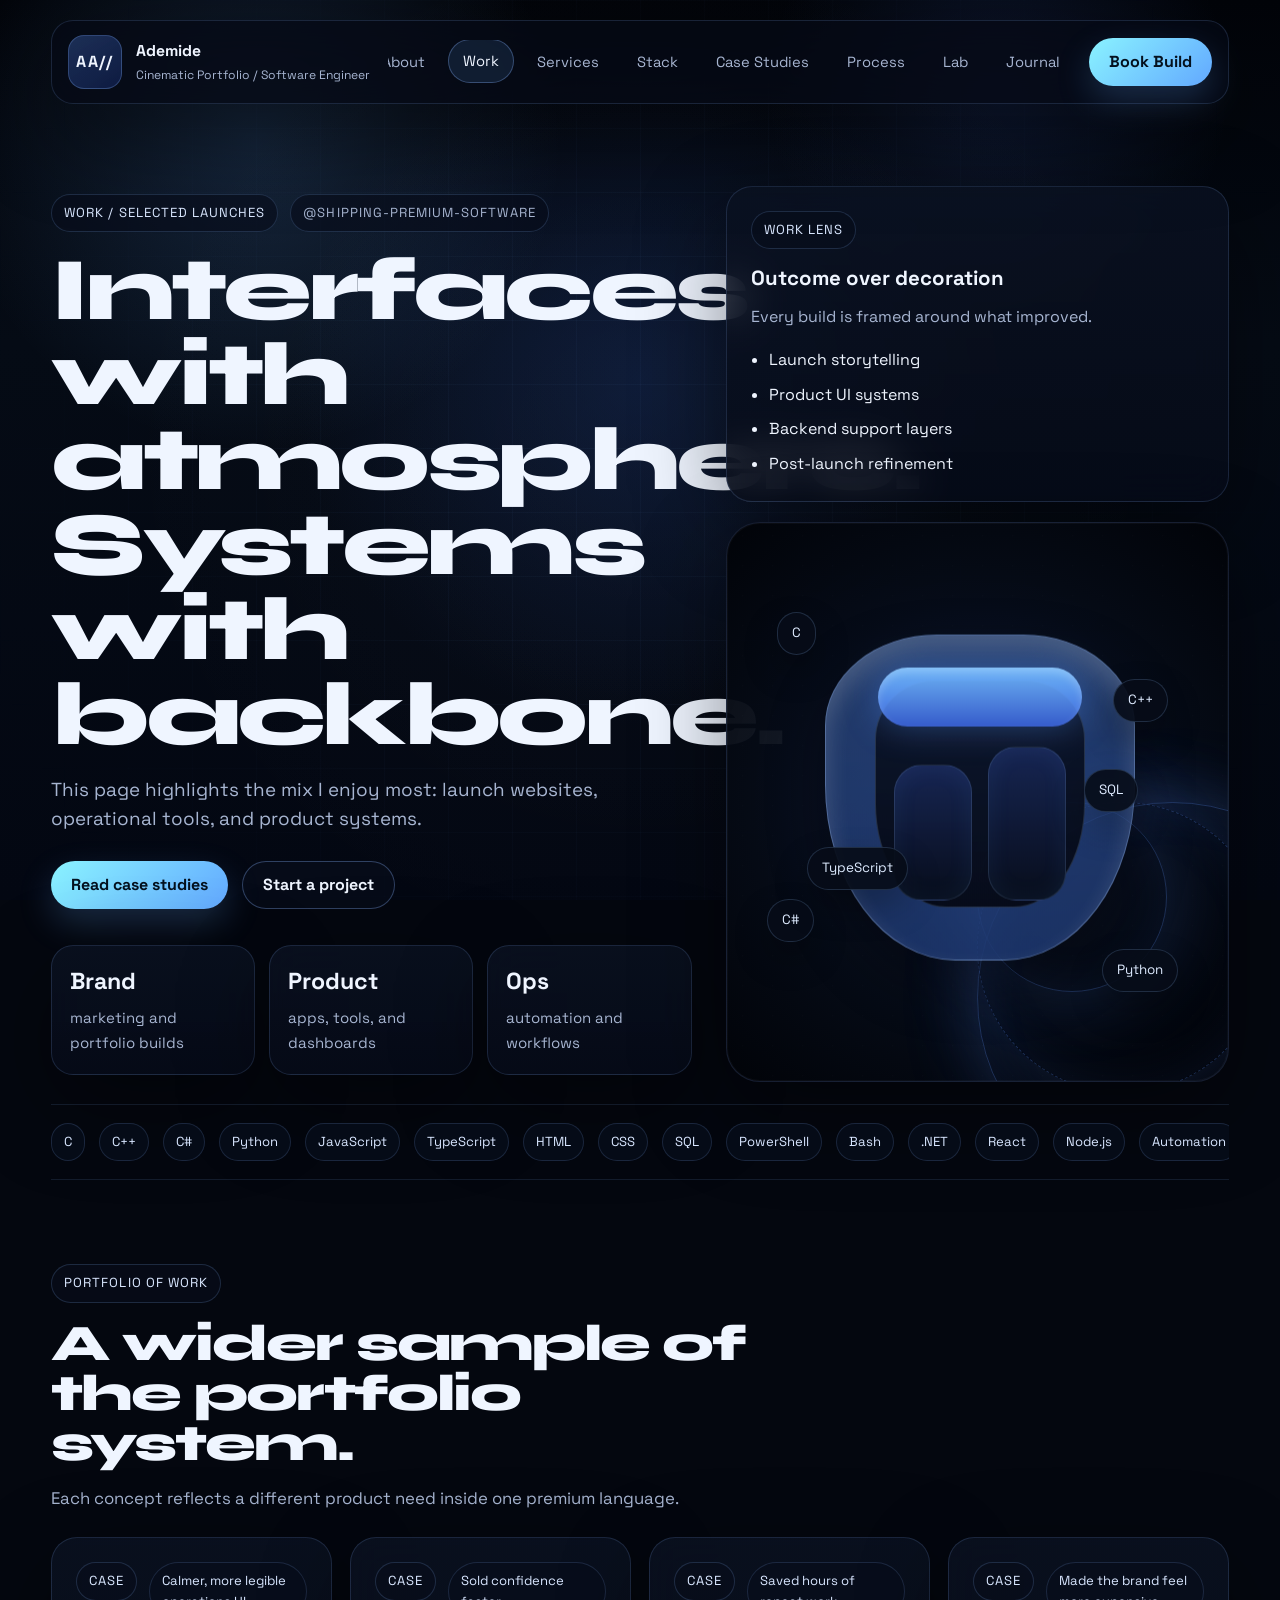
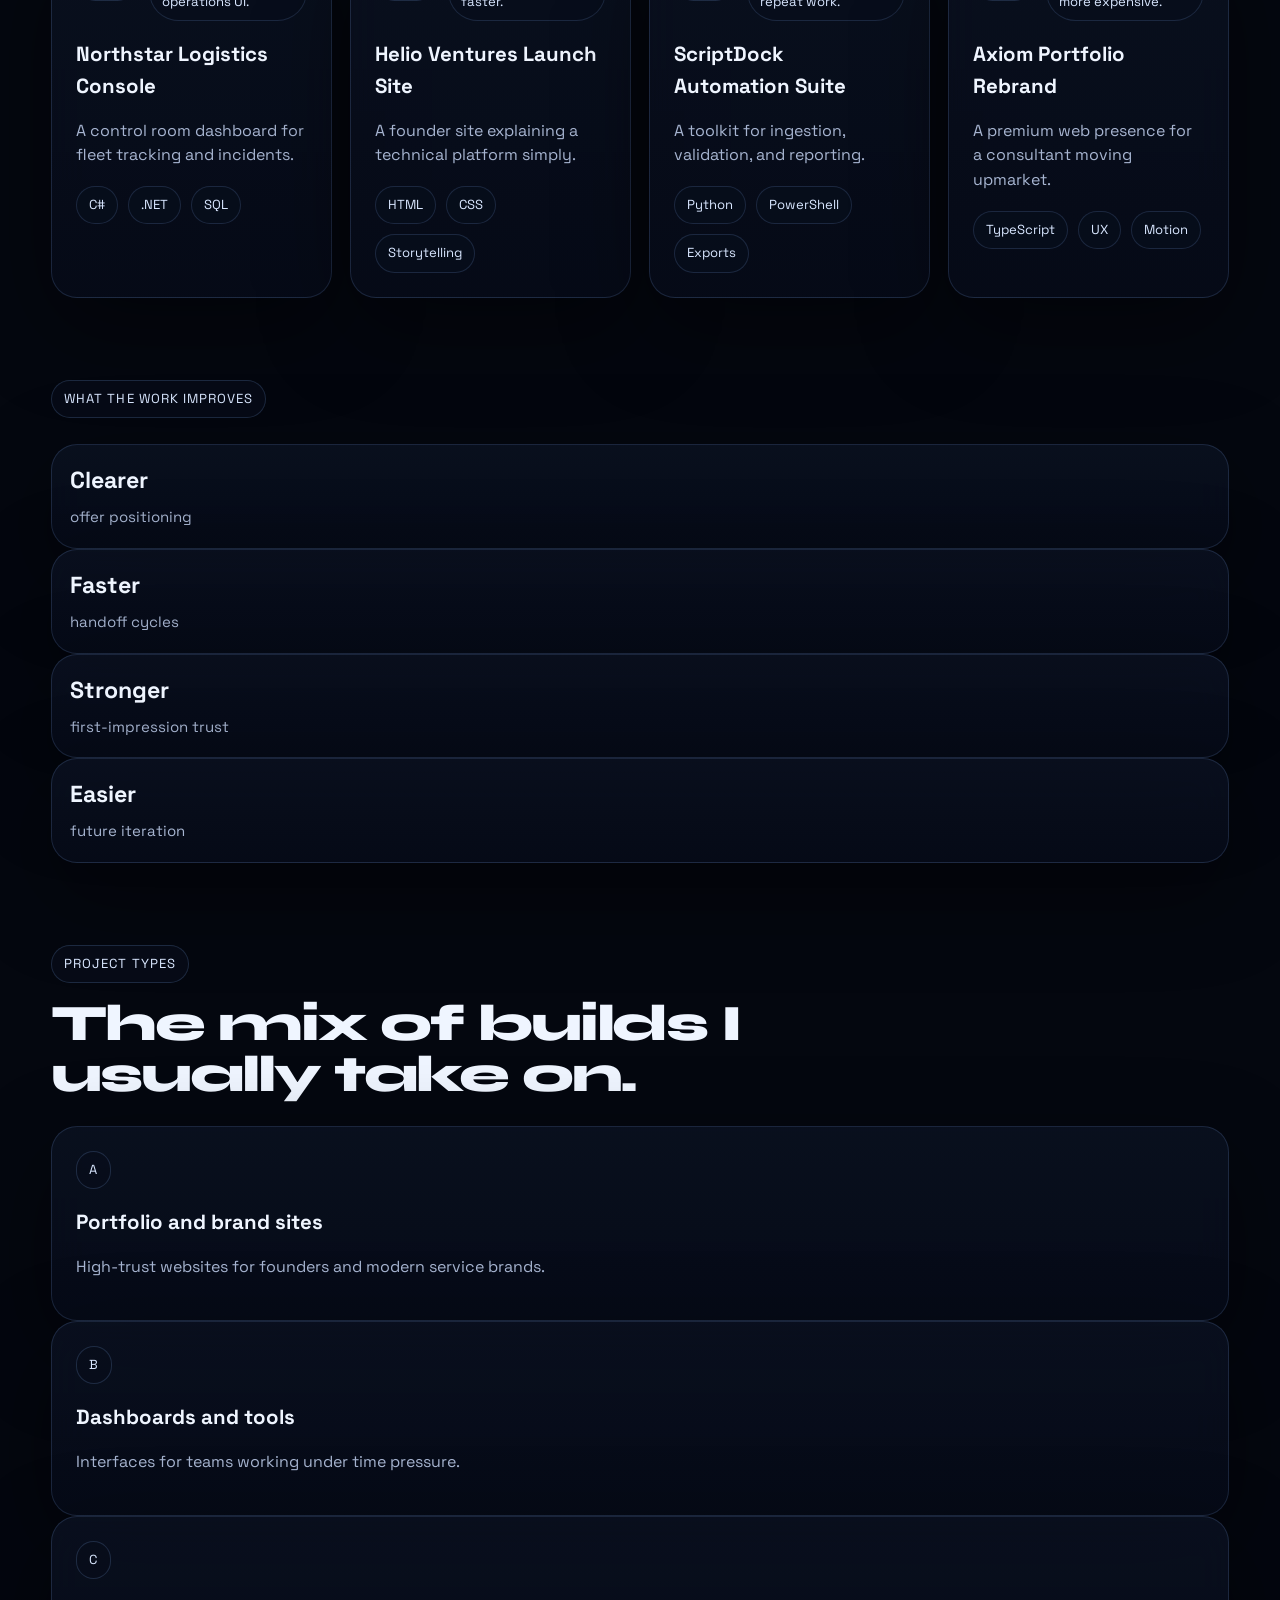
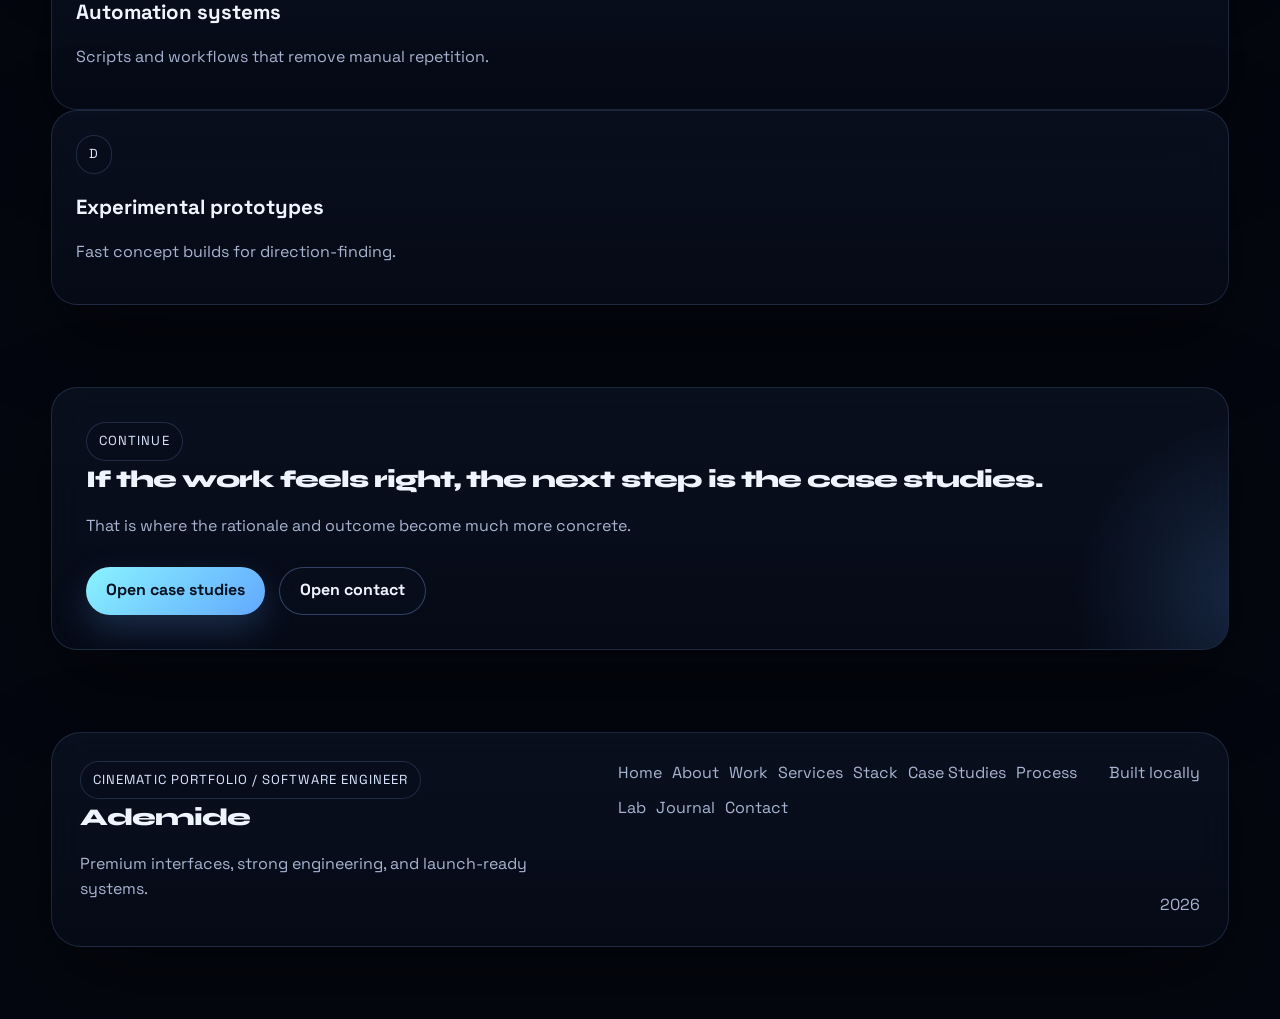
<file: work.html>
<!DOCTYPE html>
<html lang="en">
<head>
  <meta charset="UTF-8">
  <meta name="viewport" content="width=device-width, initial-scale=1.0">
  <title>Work | Ademide Portfolio</title>
  <meta name="description" content="Selected product launches, builds, and engineering outcomes.">
  <link rel="preconnect" href="https://fonts.googleapis.com">
  <link rel="preconnect" href="https://fonts.gstatic.com" crossorigin>
  <link href="https://fonts.googleapis.com/css2?family=Space+Grotesk:wght@400;500;700&family=Syne:wght@700;800&display=swap" rel="stylesheet">
  <link rel="stylesheet" href="assets/css/styles.css">
</head>
<body data-page="work">
  <div class="site-bg" aria-hidden="true"></div>
  <div class="site-shell">
    <header class="site-header" data-shell="header"></header>
    <main id="app"></main>
    <footer class="site-footer" data-shell="footer"></footer>
  </div>
  <script src="assets/js/site-data.js"></script>
  <script src="assets/js/site.js"></script>
</body>
</html>
</file>
<file: assets/css/styles.css>
:root {
  --bg: #04070f;
  --bg-soft: #081120;
  --surface: rgba(8, 13, 27, 0.78);
  --surface-strong: rgba(6, 11, 24, 0.9);
  --border: rgba(137, 180, 255, 0.16);
  --border-strong: rgba(137, 180, 255, 0.32);
  --text: #eff5ff;
  --muted: #a7b5d1;
  --accent: #62a8ff;
  --accent-soft: #8af3ff;
  --shadow: 0 30px 90px rgba(0, 0, 0, 0.42);
  --radius-lg: 36px;
  --radius-md: 24px;
  --radius-sm: 18px;
  --max-width: 1440px;
  --motion-ease: cubic-bezier(0.22, 1, 0.36, 1);
  --motion-duration-sm: 320ms;
  --motion-duration-md: 560ms;
  --reveal-duration: 0.95s;
  --reveal-delay: 0ms;
  --reveal-distance: 60px;
}

* {
  box-sizing: border-box;
}

html {
  scroll-behavior: smooth;
}

body {
  margin: 0;
  min-height: 100vh;
  font-family: "Space Grotesk", sans-serif;
  color: var(--text);
  background: var(--bg);
  line-height: 1.55;
  overflow-x: hidden;
}

a {
  color: inherit;
  text-decoration: none;
}

img {
  max-width: 100%;
  display: block;
}

.site-bg {
  position: fixed;
  inset: 0;
  z-index: -2;
  background:
    radial-gradient(circle at 20% 16%, rgba(98, 168, 255, 0.18), transparent 24%),
    radial-gradient(circle at 78% 10%, rgba(73, 124, 255, 0.14), transparent 18%),
    radial-gradient(circle at 50% 42%, rgba(15, 33, 74, 0.62), transparent 42%),
    linear-gradient(180deg, #020409 0%, #050b15 38%, #030712 100%);
}

.site-bg::before,
.site-bg::after {
  content: "";
  position: absolute;
  inset: 0;
}

.site-bg::before {
  background-image: linear-gradient(rgba(135, 180, 255, 0.035) 1px, transparent 1px),
    linear-gradient(90deg, rgba(135, 180, 255, 0.035) 1px, transparent 1px);
  background-size: 64px 64px;
  mask-image: radial-gradient(circle at center, black 30%, transparent 90%);
}

.site-bg::after {
  background: radial-gradient(circle at center, rgba(255, 255, 255, 0.045), transparent 70%);
  opacity: 0.45;
}

.site-shell {
  max-width: var(--max-width);
  margin: 0 auto;
  padding: 20px clamp(20px, 4vw, 52px) 72px;
}

.glass-card {
  background: linear-gradient(180deg, rgba(11, 18, 34, 0.8), rgba(6, 11, 24, 0.9));
  border: 1px solid var(--border);
  box-shadow: var(--shadow);
  backdrop-filter: blur(18px);
}

.site-header {
  position: sticky;
  top: 18px;
  z-index: 40;
  margin-bottom: 18px;
}

.header-inner {
  display: flex;
  align-items: center;
  gap: 18px;
  justify-content: space-between;
  padding: 14px 16px;
  border-radius: 22px;
  background: rgba(6, 10, 21, 0.78);
  border: 1px solid var(--border);
  box-shadow: var(--shadow);
  backdrop-filter: blur(24px);
}

.brand {
  display: inline-flex;
  align-items: center;
  gap: 14px;
  min-width: max-content;
}

.brand-mark {
  display: grid;
  place-items: center;
  width: 54px;
  height: 54px;
  border-radius: 16px;
  background: linear-gradient(145deg, rgba(88, 145, 255, 0.28), rgba(16, 30, 72, 0.88));
  border: 1px solid rgba(135, 180, 255, 0.26);
  color: var(--text);
  font-weight: 700;
  letter-spacing: 0.08em;
}

.brand-copy {
  display: flex;
  flex-direction: column;
  gap: 2px;
}

.brand-copy strong {
  font-size: 0.98rem;
}

.brand-copy small {
  color: var(--muted);
  font-size: 0.76rem;
}

.site-nav {
  display: flex;
  gap: 8px;
  flex: 1;
  justify-content: center;
  overflow-x: auto;
  scrollbar-width: none;
}

.site-nav::-webkit-scrollbar {
  display: none;
}

.nav-link {
  padding: 10px 14px;
  border-radius: 999px;
  color: var(--muted);
  border: 1px solid transparent;
  white-space: nowrap;
  font-size: 0.92rem;
  transition:
    color var(--motion-duration-sm) var(--motion-ease),
    border-color var(--motion-duration-sm) var(--motion-ease),
    background var(--motion-duration-sm) var(--motion-ease),
    transform var(--motion-duration-sm) var(--motion-ease);
}

.nav-link:hover,
.nav-link.is-active {
  color: var(--text);
  background: rgba(98, 168, 255, 0.12);
  border-color: var(--border-strong);
  transform: translate3d(0, -1px, 0);
}

.mini-cta,
.button {
  display: inline-flex;
  align-items: center;
  justify-content: center;
  gap: 10px;
  min-height: 48px;
  padding: 0 20px;
  border-radius: 999px;
  font-weight: 700;
  transition:
    transform var(--motion-duration-sm) var(--motion-ease),
    box-shadow var(--motion-duration-sm) var(--motion-ease),
    background var(--motion-duration-sm) var(--motion-ease),
    border-color var(--motion-duration-sm) var(--motion-ease);
}

.mini-cta,
.button--primary {
  color: #04111f;
  background: linear-gradient(135deg, var(--accent-soft), var(--accent));
  box-shadow: 0 14px 34px rgba(98, 168, 255, 0.22);
}

.button--secondary {
  color: var(--text);
  background: rgba(10, 16, 30, 0.54);
  border: 1px solid var(--border-strong);
}

.mini-cta:hover,
.button:hover {
  transform: translate3d(0, -3px, 0);
}

.mini-cta:active,
.button:active {
  transform: translate3d(0, -1px, 0);
}

.action-reveal {
  display: inline-flex;
}

@media (max-width: 640px) {
  .action-reveal {
    width: 100%;
  }
}

.hero {
  display: grid;
  grid-template-columns: minmax(0, 1.12fr) minmax(340px, 0.88fr);
  gap: 34px;
  align-items: center;
  padding: clamp(32px, 5vw, 72px) 0 12px;
  min-height: calc(100vh - 146px);
}

.hero-topline {
  display: flex;
  flex-wrap: wrap;
  gap: 12px;
  align-items: center;
}

.eyebrow,
.handle,
.section-kicker,
.card-eyebrow,
.project-index,
.timeline-phase {
  display: inline-flex;
  align-items: center;
  gap: 8px;
  width: fit-content;
  padding: 8px 12px;
  border-radius: 999px;
  border: 1px solid rgba(135, 180, 255, 0.18);
  background: rgba(8, 14, 28, 0.64);
  color: #d9e7ff;
  font-size: 0.82rem;
  letter-spacing: 0.08em;
  text-transform: uppercase;
}

.handle {
  color: var(--muted);
}

.hero h1,
.section-heading h2,
.cta-card h2,
.footer-inner h2 {
  margin: 0;
  font-family: "Syne", sans-serif;
  font-weight: 800;
  letter-spacing: -0.04em;
}

.hero h1 {
  margin-top: 16px;
  font-size: clamp(3rem, 7vw, 6.5rem);
  line-height: 0.95;
  max-width: 11ch;
}

.hero p,
.section-heading p,
.info-card p,
.project-card p,
.timeline-card p,
.quote-meta span,
.cta-card p,
.footer-inner p {
  color: var(--muted);
}

.hero > * {
  min-width: 0;
}

.hero-copy > p {
  max-width: 42rem;
  margin: 16px 0 0;
  font-size: clamp(1.02rem, 1.5vw, 1.18rem);
}

.hero-actions {
  display: flex;
  flex-wrap: wrap;
  gap: 14px;
  margin-top: 28px;
}

.hero-stats {
  display: grid;
  grid-template-columns: repeat(3, minmax(0, 1fr));
  gap: 14px;
  margin-top: 36px;
}

.stat-card,
.metric-card {
  padding: 18px;
  border-radius: 22px;
}

.stat-card strong,
.metric-card strong {
  display: block;
  font-size: 1.45rem;
  margin-bottom: 6px;
}

.stat-card span,
.metric-card span {
  color: var(--muted);
  font-size: 0.94rem;
}

.hero-visual-column {
  display: grid;
  gap: 20px;
}

.hero-side-card {
  padding: 24px;
  border-radius: 26px;
}

.hero-side-card h2,
.orbit-core h3,
.info-card h3,
.project-card h3,
.timeline-card h3 {
  margin: 14px 0 10px;
  font-size: 1.28rem;
}

.hero-side-card p,
.orbit-core p,
.quote-card blockquote,
.quote-card strong {
  margin: 0;
}

.bullet-list {
  margin: 18px 0 0;
  padding-left: 18px;
  color: var(--text);
}

.bullet-list li + li {
  margin-top: 10px;
}

.hero-visual {
  --move-x: 0px;
  --move-y: 0px;
  --scroll-shift-x: 0px;
  --scroll-shift-y: 0px;
  --halo-shift-x: 0px;
  --halo-shift-y: 0px;
  --noise-shift-x: 0px;
  --noise-shift-y: 0px;
  position: relative;
  min-height: 560px;
  border-radius: 34px;
  overflow: hidden;
  background: radial-gradient(circle at center, rgba(16, 26, 58, 0.96) 0%, rgba(6, 12, 24, 0.95) 54%, rgba(1, 3, 8, 1) 100%);
  border: 1px solid rgba(130, 168, 255, 0.16);
  box-shadow: inset 0 0 0 1px rgba(255, 255, 255, 0.03), var(--shadow);
}

.visual-noise {
  position: absolute;
  inset: 0;
  background-image: radial-gradient(circle, rgba(255, 255, 255, 0.18) 1px, transparent 1px);
  background-size: 30px 30px;
  opacity: 0.09;
  transform: translate3d(var(--noise-shift-x, 0px), var(--noise-shift-y, 0px), 0);
  transition: transform var(--motion-duration-md) var(--motion-ease);
  will-change: transform;
}

.halo {
  position: absolute;
  top: 50%;
  left: 50%;
  border-radius: 50%;
  border: 1px solid rgba(93, 146, 255, 0.28);
  box-shadow: 0 0 80px rgba(93, 146, 255, 0.18), inset 0 0 50px rgba(93, 146, 255, 0.08);
  animation: spin 22s linear infinite;
  will-change: transform;
}

.halo--one {
  width: 78%;
  aspect-ratio: 1;
}

.halo--two {
  width: 58%;
  aspect-ratio: 1;
  animation-duration: 18s;
  border-style: dashed;
}

.halo--three {
  width: 38%;
  aspect-ratio: 1;
  animation-duration: 12s;
}

.capsule-drift {
  position: absolute;
  inset: 0;
  transform: translate3d(var(--scroll-shift-x, 0px), var(--scroll-shift-y, 0px), 0);
  transition: transform var(--motion-duration-md) var(--motion-ease);
  will-change: transform;
}

.capsule-shell {
  position: absolute;
  top: 50%;
  left: 50%;
  width: min(310px, 62%);
  aspect-ratio: 1 / 1.05;
  transform: translate(calc(-50% + var(--move-x, 0px)), calc(-50% + var(--move-y, 0px)));
  border-radius: 36% 36% 42% 42% / 28% 28% 54% 54%;
  background: linear-gradient(180deg, rgba(89, 150, 255, 0.34), rgba(29, 54, 108, 0.9));
  border: 1px solid rgba(181, 212, 255, 0.34);
  box-shadow: 0 24px 55px rgba(0, 0, 0, 0.38), inset 0 14px 24px rgba(255, 255, 255, 0.18);
  animation: capsuleFloat 8.4s var(--motion-ease) infinite;
  will-change: transform;
}

.capsule-shell::before {
  content: "";
  position: absolute;
  inset: 14% 16% 16%;
  border-radius: 28% 28% 34% 34% / 26% 26% 46% 46%;
  background: linear-gradient(180deg, rgba(9, 14, 28, 0.78), rgba(6, 10, 22, 0.95));
  border: 1px solid rgba(180, 214, 255, 0.16);
}

.capsule-top {
  position: absolute;
  top: 10%;
  left: 17%;
  right: 17%;
  height: 18%;
  border-radius: 999px;
  background: linear-gradient(180deg, rgba(115, 188, 255, 0.95), rgba(67, 115, 255, 0.76));
  box-shadow: inset 0 5px 8px rgba(255, 255, 255, 0.2), 0 0 35px rgba(89, 150, 255, 0.36);
}

.capsule-screens {
  position: absolute;
  left: 22%;
  right: 22%;
  bottom: 18%;
  display: grid;
  grid-template-columns: 1fr 1fr;
  gap: 16px;
  align-items: end;
}

.capsule-screen {
  height: 136px;
  border-radius: 28px;
  background: linear-gradient(180deg, rgba(25, 40, 88, 0.9), rgba(8, 14, 28, 0.98));
  border: 1px solid rgba(154, 196, 255, 0.16);
  box-shadow: inset 0 0 24px rgba(95, 162, 255, 0.08);
}

.capsule-screen--tall {
  height: 154px;
}

.code-chip {
  position: absolute;
  padding: 10px 14px;
  border-radius: 999px;
  background: rgba(7, 12, 24, 0.92);
  border: 1px solid rgba(147, 192, 255, 0.18);
  color: #deebff;
  font-size: 0.84rem;
  box-shadow: 0 16px 34px rgba(0, 0, 0, 0.26);
  transform: translate3d(0, 0, 0);
  animation: chipFloatA 9s var(--motion-ease) infinite;
  will-change: transform;
}

.code-chip--1 { top: 16%; left: 10%; }
.code-chip--2 { top: 28%; right: 12%; }
.code-chip--3 { bottom: 25%; left: 8%; }
.code-chip--4 { bottom: 16%; right: 10%; }
.code-chip--5 { top: 58%; left: 16%; }
.code-chip--6 { top: 44%; right: 18%; }

.code-chip--2,
.code-chip--4,
.code-chip--6 {
  animation-name: chipFloatB;
  animation-duration: 10.2s;
}

.code-chip--1 { animation-delay: -0.8s; }
.code-chip--2 { animation-delay: -1.6s; }
.code-chip--3 { animation-delay: -1.2s; }
.code-chip--4 { animation-delay: -2s; }
.code-chip--5 { animation-delay: -0.4s; }
.code-chip--6 { animation-delay: -1.4s; }

.marquee-band {
  overflow: hidden;
  border-top: 1px solid rgba(135, 180, 255, 0.12);
  border-bottom: 1px solid rgba(135, 180, 255, 0.12);
  margin: 10px 0 12px;
}

.marquee-track {
  display: flex;
  gap: 14px;
  width: max-content;
  min-width: 100%;
  padding: 18px 0;
  animation: marquee 32s linear infinite;
}

.marquee-pill,
.tag,
.card-meta,
.project-outcome {
  display: inline-flex;
  align-items: center;
  padding: 8px 12px;
  border-radius: 999px;
  background: rgba(8, 14, 28, 0.72);
  border: 1px solid rgba(135, 180, 255, 0.16);
  color: #d8e6ff;
  font-size: 0.82rem;
}

.content-section {
  padding: 72px 0 10px;
}

.section-heading {
  max-width: 780px;
  margin-bottom: 26px;
}

.section-heading h2 {
  font-size: clamp(2rem, 4vw, 3.5rem);
  line-height: 0.98;
  margin-top: 16px;
}

.section-heading p {
  margin: 16px 0 0;
  font-size: 1.05rem;
}

.card-grid {
  display: grid;
  gap: 18px;
}

.card-grid--generic,
.card-grid--projects,
.metric-grid,
.timeline-grid {
  grid-template-columns: repeat(12, minmax(0, 1fr));
}

.info-card,
.project-card,
.timeline-card,
.metric-card,
.quote-card,
.cta-card {
  border-radius: 26px;
}

.info-card,
.project-card,
.timeline-card {
  padding: 24px;
}

.info-card {
  grid-column: span 3;
}

.project-card {
  grid-column: span 3;
}

.project-topline {
  display: flex;
  justify-content: space-between;
  gap: 12px;
  align-items: flex-start;
}

.project-card h3,
.info-card h3,
.timeline-card h3 {
  margin-top: 18px;
}

.tag-row {
  display: flex;
  flex-wrap: wrap;
  gap: 10px;
  margin-top: 18px;
}

.metric-grid {
  gap: 18px;
}

.metric-card {
  grid-column: span 3;
}

.timeline-grid {
  gap: 18px;
}

.timeline-card {
  grid-column: span 3;
}

.orbit-stage {
  position: relative;
  min-height: 620px;
  border-radius: 34px;
  overflow: hidden;
  background: radial-gradient(circle at center, rgba(12, 20, 42, 0.94) 0%, rgba(5, 10, 20, 0.95) 52%, rgba(2, 4, 10, 1) 100%);
  border: 1px solid rgba(132, 176, 255, 0.16);
  box-shadow: var(--shadow);
}

.orbit-stage::before {
  content: "";
  position: absolute;
  inset: 0;
  background-image: radial-gradient(circle, rgba(255, 255, 255, 0.16) 1px, transparent 1px);
  background-size: 28px 28px;
  opacity: 0.08;
}

.orbit-path {
  position: absolute;
  top: 50%;
  left: 50%;
  transform: translate(-50%, -50%);
  border-radius: 50%;
  border: 1px solid rgba(97, 145, 255, 0.22);
  box-shadow: 0 0 50px rgba(85, 142, 255, 0.08);
}

.orbit-path--one {
  width: 74%;
  aspect-ratio: 1;
}

.orbit-path--two {
  width: 54%;
  aspect-ratio: 1;
}

.orbit-path--three {
  width: 34%;
  aspect-ratio: 1;
}

.orbit-core {
  position: absolute;
  top: 50%;
  left: 50%;
  width: min(290px, 42vw);
  aspect-ratio: 1;
  transform: translate(-50%, -50%);
  border-radius: 50%;
  display: grid;
  place-items: center;
  text-align: center;
  padding: 32px;
  background: radial-gradient(circle at 30% 20%, rgba(101, 170, 255, 0.24), rgba(10, 18, 34, 0.92) 58%);
  border: 1px solid rgba(163, 203, 255, 0.22);
}

.orbit-node {
  position: absolute;
  width: min(250px, 40vw);
  padding: 22px;
  border-radius: 24px;
}

.orbit-node h3 {
  margin: 0 0 8px;
  font-size: 1.1rem;
}

.orbit-node p {
  margin: 0;
  color: var(--muted);
}

.orbit-node--1 {
  top: 10%;
  left: 6%;
}

.orbit-node--2 {
  top: 12%;
  right: 6%;
}

.orbit-node--3 {
  bottom: 10%;
  left: 8%;
}

.orbit-node--4 {
  bottom: 12%;
  right: 8%;
}

.quote-card,
.cta-card {
  padding: 34px;
}

.quote-card blockquote {
  margin: 18px 0 22px;
  font-family: "Syne", sans-serif;
  font-size: clamp(1.7rem, 3vw, 2.6rem);
  line-height: 1.05;
  letter-spacing: -0.03em;
}

.quote-meta {
  display: grid;
  gap: 8px;
}

.cta-card {
  position: relative;
  overflow: hidden;
}

.cta-card::after {
  content: "";
  position: absolute;
  inset: auto -18% -52% auto;
  width: 380px;
  aspect-ratio: 1;
  border-radius: 50%;
  background: radial-gradient(circle, rgba(98, 168, 255, 0.18), transparent 65%);
}

.footer-inner {
  display: grid;
  grid-template-columns: 1.1fr 1fr auto;
  gap: 24px;
  padding: 28px;
  border-radius: 30px;
  margin-top: 72px;
}

.footer-links {
  display: flex;
  flex-wrap: wrap;
  gap: 10px;
  align-content: flex-start;
}

.footer-links a {
  color: var(--muted);
  transition:
    color var(--motion-duration-sm) var(--motion-ease),
    transform var(--motion-duration-sm) var(--motion-ease);
}

.footer-links a:hover {
  color: var(--text);
  transform: translate3d(0, -1px, 0);
}

.footer-meta {
  display: flex;
  flex-direction: column;
  justify-content: space-between;
  align-items: flex-end;
  gap: 8px;
  color: var(--muted);
}

.orbit-core-content {
  width: 100%;
}

.reveal-left,
.reveal-right,
.reveal-up {
  opacity: 0;
  transition-property: opacity, transform;
  transition-duration: var(--reveal-duration);
  transition-delay: var(--reveal-delay);
  transition-timing-function: var(--motion-ease);
  will-change: transform, opacity;
}

.reveal-left {
  transform: translate3d(calc(-1 * var(--reveal-distance)), 0, 0);
}

.reveal-right {
  transform: translate3d(var(--reveal-distance), 0, 0);
}

.reveal-up {
  transform: translate3d(0, var(--reveal-distance), 0);
}

.is-visible {
  opacity: 1;
  transform: translate3d(0, 0, 0);
}

.is-visible.reveal-left,
.is-visible.reveal-right,
.is-visible.reveal-up {
  will-change: auto;
}

@keyframes spin {
  from {
    transform: translate3d(
        calc(-50% + var(--halo-shift-x, 0px)),
        calc(-50% + var(--halo-shift-y, 0px)),
        0
      )
      rotate(0deg);
  }
  to {
    transform: translate3d(
        calc(-50% + var(--halo-shift-x, 0px)),
        calc(-50% + var(--halo-shift-y, 0px)),
        0
      )
      rotate(360deg);
  }
}

@keyframes marquee {
  from {
    transform: translateX(0);
  }
  to {
    transform: translateX(-50%);
  }
}

@keyframes capsuleFloat {
  0%,
  100% {
    transform: translate(
      calc(-50% + var(--move-x, 0px)),
      calc(-50% + var(--move-y, 0px) - 4px)
    );
  }
  50% {
    transform: translate(
      calc(-50% + var(--move-x, 0px)),
      calc(-50% + var(--move-y, 0px) + 4px)
    );
  }
}

@keyframes chipFloatA {
  0%,
  100% {
    transform: translate3d(0, -2px, 0);
  }
  50% {
    transform: translate3d(0, 3px, 0);
  }
}

@keyframes chipFloatB {
  0%,
  100% {
    transform: translate3d(-1px, 2px, 0);
  }
  50% {
    transform: translate3d(1px, -3px, 0);
  }
}

@media (prefers-reduced-motion: reduce) {
  *,
  *::before,
  *::after {
    animation-duration: 0.01ms !important;
    animation-iteration-count: 1 !important;
    transition-duration: 0.01ms !important;
    scroll-behavior: auto !important;
  }

  .reveal-left,
  .reveal-right,
  .reveal-up {
    opacity: 1 !important;
    transform: none !important;
  }

  .capsule-drift,
  .visual-noise {
    transform: none !important;
  }
}

@media (max-width: 1180px) {
  .hero {
    grid-template-columns: 1fr;
  }

  .hero-visual {
    min-height: 500px;
  }

  .info-card,
  .project-card,
  .metric-card,
  .timeline-card {
    grid-column: span 6;
  }

  .footer-inner {
    grid-template-columns: 1fr;
  }

  .footer-meta {
    align-items: flex-start;
  }
}

@media (max-width: 860px) {
  .header-inner {
    flex-wrap: wrap;
  }

  .site-nav {
    order: 3;
    flex-basis: 100%;
    justify-content: flex-start;
  }

  .hero-stats {
    grid-template-columns: 1fr;
  }

  .info-card,
  .project-card,
  .metric-card,
  .timeline-card {
    grid-column: span 12;
  }

  .orbit-stage {
    min-height: auto;
    display: grid;
    gap: 16px;
    padding: 20px;
  }

  .orbit-path {
    display: none;
  }

  .orbit-core,
  .orbit-node {
    position: relative;
    inset: auto;
    width: 100%;
  }

  .orbit-core {
    transform: none;
    aspect-ratio: auto;
    border-radius: 24px;
    min-height: 220px;
    order: -1;
  }
}

@media (max-width: 640px) {
  .site-shell {
    padding-inline: 16px;
  }

  .hero {
    min-height: auto;
    padding-top: 18px;
  }

  .hero h1 {
    max-width: 100%;
  }

  .hero-side-card,
  .info-card,
  .project-card,
  .timeline-card,
  .quote-card,
  .cta-card,
  .footer-inner {
    padding: 20px;
  }

  .hero-visual {
    min-height: 420px;
  }

  .capsule-shell {
    width: min(240px, 66%);
  }

  .capsule-screen {
    height: 108px;
  }

  .capsule-screen--tall {
    height: 126px;
  }

  .code-chip {
    font-size: 0.76rem;
    padding: 8px 11px;
  }

  .mini-cta,
  .button {
    width: 100%;
  }
}
</file>
